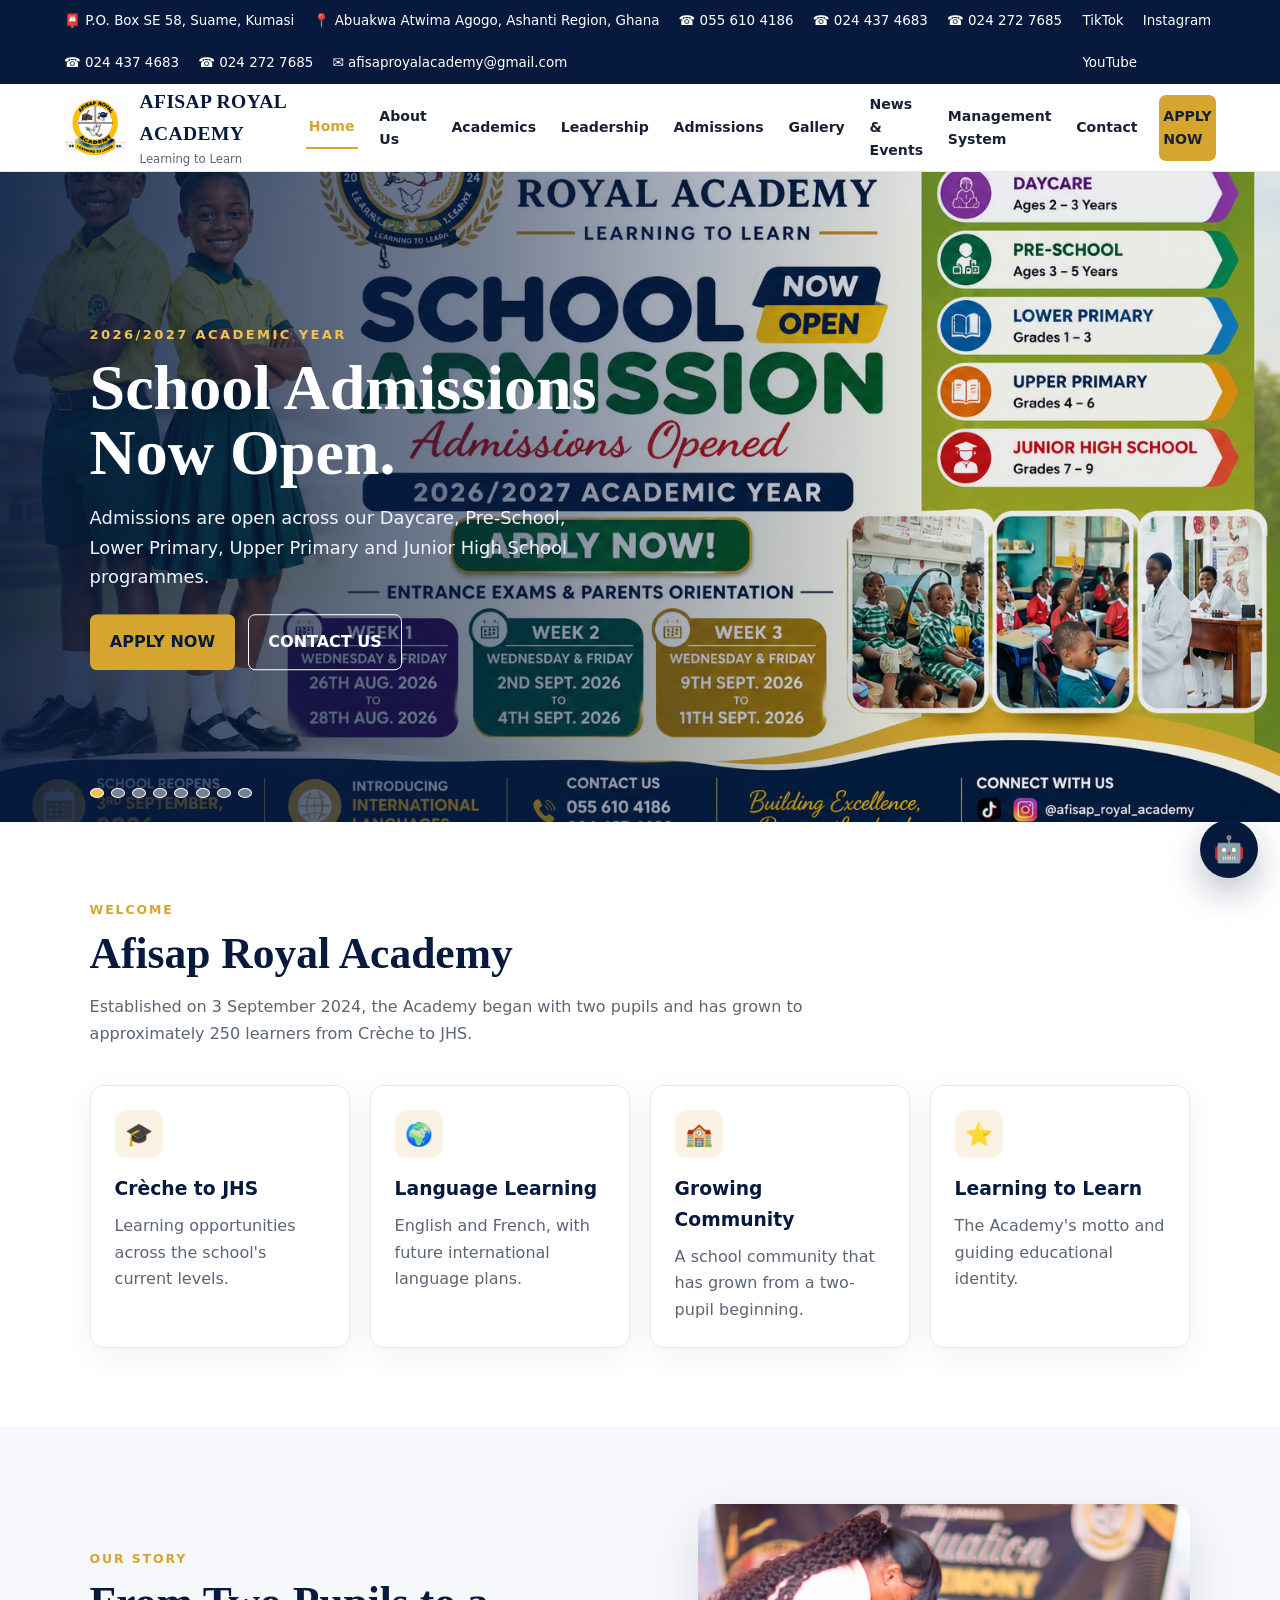
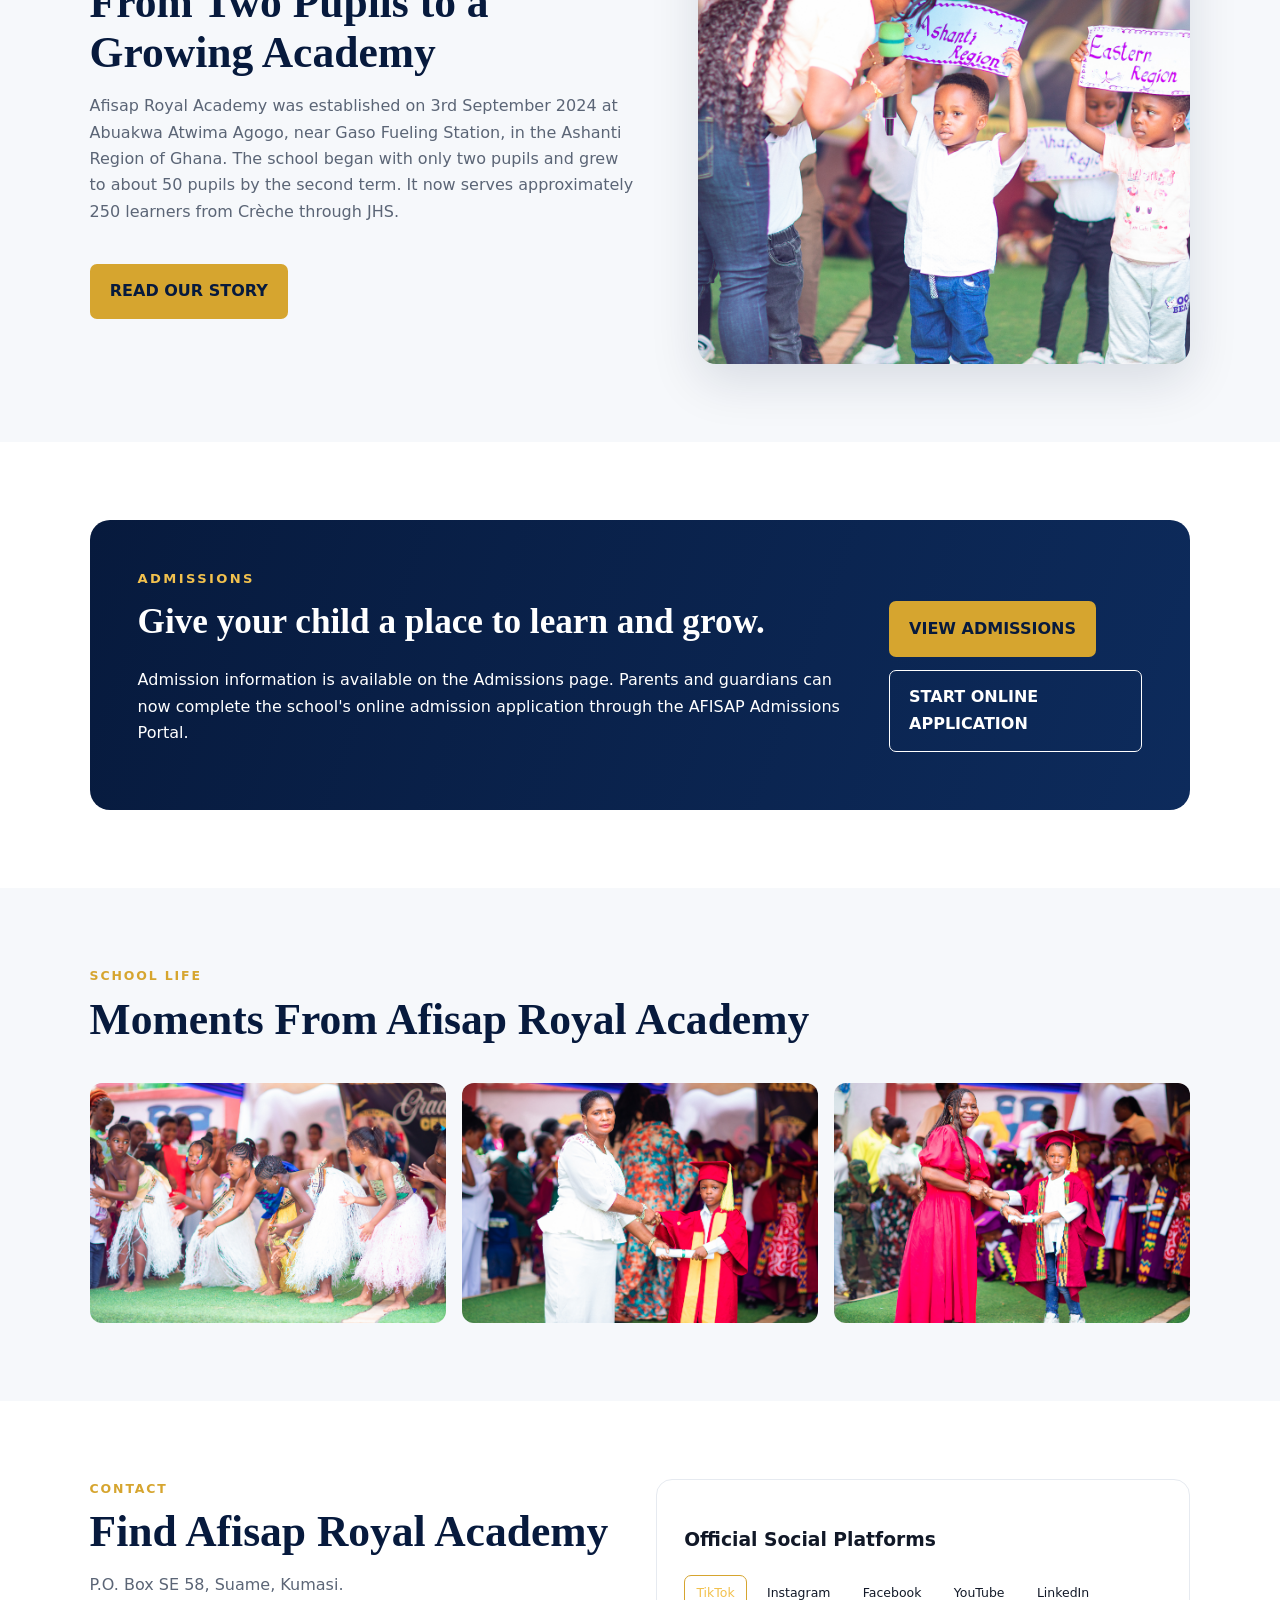
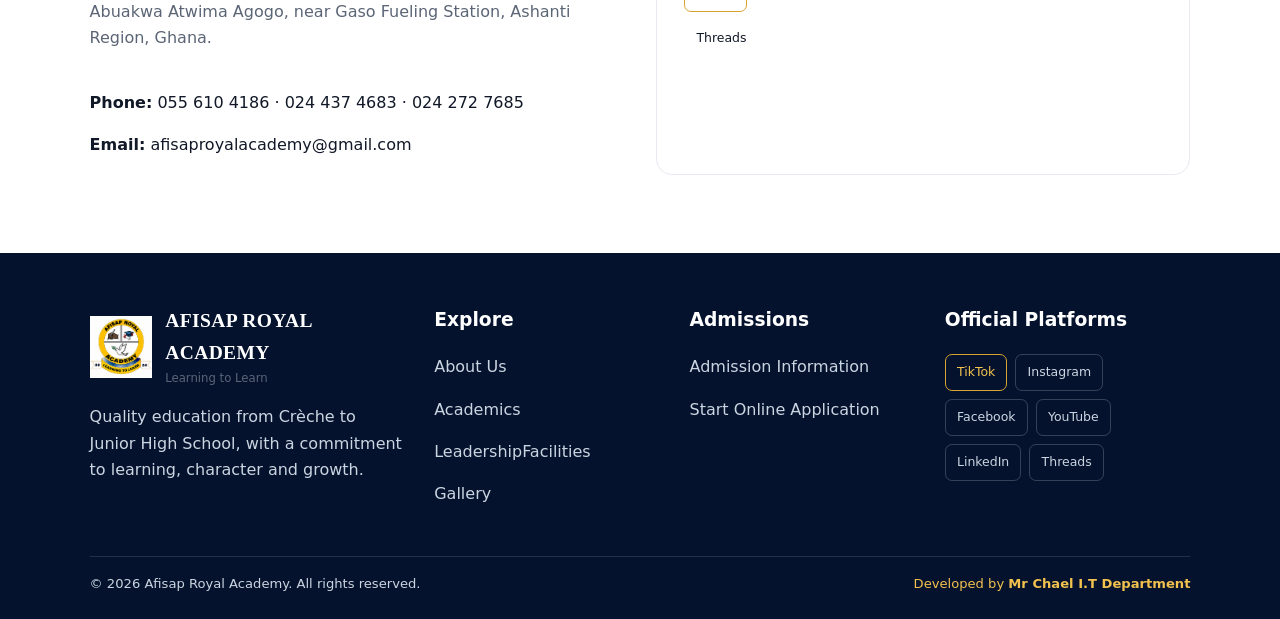
<file: index.html>
<!DOCTYPE html>
<html lang="en"><head><meta charset="utf-8"/><meta content="width=device-width,initial-scale=1" name="viewport"/>
<title>AFISAP Royal Academy | Learning to Learn</title><meta content="Official website of AFISAP Royal Academy in Ashanti Region, Ghana. Explore academics, admissions, facilities, school news and contact information." name="description"/>
<link href="styles.css" rel="stylesheet"/><meta content="index, follow" name="robots"/><link href="https://www.afisaproyalacademy.com/" rel="canonical"/><meta content="AFISAP Royal Academy | Learning to Learn" property="og:title"/><meta content="Official website of AFISAP Royal Academy in Ashanti Region, Ghana. Explore academics, admissions, facilities, school news and contact information." property="og:description"/><meta content="website" property="og:type"/><meta content="https://www.afisaproyalacademy.com/" property="og:url"/></head><body>
<div class="topbar"><div class="left"><span>📮 P.O. Box SE 58, Suame, Kumasi</span><span>📍 Abuakwa Atwima Agogo, Ashanti Region, Ghana</span><span>☎ 055 610 4186</span><span>☎ 024 437 4683</span><span>☎ 024 272 7685</span><span>☎ 024 437 4683</span><span>☎ 024 272 7685</span><span>✉ afisaproyalacademy@gmail.com</span></div><div class="right"><a href="https://www.tiktok.com/@afisaproyalacademy">TikTok</a><a href="https://www.instagram.com/afisaproyalacademy/">Instagram</a><a href="https://www.youtube.com/@afisaproyalacademy">YouTube</a></div></div>
<nav class="nav"><a class="brand" href="index.html"><img alt="Afisap Royal Academy logo" src="assets/logo.png"/><span><strong>AFISAP ROYAL ACADEMY</strong><span>Learning to Learn</span></span></a><button class="menu">☰</button><div class="navlinks"><a class="active" href="index.html">Home</a><a class="" href="pages/about.html">About Us</a><a class="" href="pages/academics.html">Academics</a><a class="" href="pages/leadership.html">Leadership</a><a class="" href="pages/admissions.html">Admissions</a><a class="" href="pages/gallery.html">Gallery</a><a class="" href="pages/news.html">News &amp; Events</a><a class="" href="portal/">Management System</a><a class="" href="pages/contact.html">Contact</a><a class="btn btn-gold" href="apply/">APPLY NOW</a></div></nav>
<main>
<section class="hero">
<div class="slide active"><img alt="Afisap Royal Academy 2026/2027 school admissions poster" src="assets/admissions-poster.png"/><div class="hero-copy"><div class="kicker">2026/2027 Academic Year</div><h1>School Admissions Now Open.</h1><p>Admissions are open across our Daycare, Pre-School, Lower Primary, Upper Primary and Junior High School programmes.</p><div class="hero-actions"><a class="btn btn-gold" href="apply/">APPLY NOW</a><a class="btn btn-outline" href="pages/contact.html">CONTACT US</a></div></div></div>
<div class="slide"><img alt="Afisap Royal Academy learners performing cultural dance" src="assets/hero-1.png"/><div class="hero-copy"><div class="kicker">School Life</div><h1>Culture. Confidence. Growth.</h1><p>Celebrating the creativity, confidence and cultural expression of our learners.</p></div></div>
<div class="slide"><img alt="Afisap Royal Academy learners performing cultural dance" src="assets/hero-2.png"/><div class="hero-copy"><div class="kicker">Learning Beyond the Classroom</div><h1>Learning Through Experience.</h1><p>Memorable experiences that help our learners grow with confidence.</p></div></div>
<div class="slide"><img alt="Afisap Royal Academy graduation presentation" src="assets/hero-3.png"/><div class="hero-copy"><div class="kicker">Celebrating Achievement</div><h1>Every Milestone Matters.</h1><p>Honouring the effort and progress of our learners.</p></div></div>
<div class="slide"><img alt="Afisap Royal Academy learners holding regional signs" src="assets/hero-4.png"/><div class="hero-copy"><div class="kicker">Learning Together</div><h1>Curious. Confident. Connected.</h1><p>Creating opportunities for learners to participate, discover and grow.</p></div></div>
<div class="slide"><img alt="Afisap Royal Academy graduation cultural performance" src="assets/hero-5.png"/><div class="hero-copy"><div class="kicker">Graduation &amp; Achievement</div><h1>Celebrating Our Learners.</h1><p>Moments of pride shared by learners, families and the Academy.</p></div></div>
<div class="slide"><img alt="Afisap Royal Academy graduation presentation" src="assets/hero-6.png"/><div class="hero-copy"><div class="kicker">A Journey of Learning</div><h1>Growing With Purpose.</h1><p>Celebrating the people and moments that shape our school community.</p></div></div>
<div class="slide"><img alt="Afisap Royal Academy graduation presentation" src="assets/hero-7.png"/><div class="hero-copy"><div class="kicker">Afisap Royal Academy</div><h1>Learning to Learn.</h1><p>Building memories and celebrating every stage of the learning journey.</p></div></div>
<div class="dots"><button aria-label="Go to slide 1" class="dot active"></button><button aria-label="Go to slide 2" class="dot"></button><button aria-label="Go to slide 3" class="dot"></button><button aria-label="Go to slide 4" class="dot"></button><button aria-label="Go to slide 5" class="dot"></button><button aria-label="Go to slide 6" class="dot"></button><button aria-label="Go to slide 7" class="dot"></button><button aria-label="Go to slide 8" class="dot"></button></div>
</section>
<section class="section"><div class="section-head"><div class="eyebrow">Welcome</div><h2>Afisap Royal Academy</h2><p>Established on 3 September 2024, the Academy began with two pupils and has grown to approximately 250 learners from Crèche to JHS.</p></div>
<div class="cards"><div class="card"><div class="icon">🎓</div><h3>Crèche to JHS</h3><p>Learning opportunities across the school's current levels.</p></div><div class="card"><div class="icon">🌍</div><h3>Language Learning</h3><p>English and French, with future international language plans.</p></div><div class="card"><div class="icon">🏫</div><h3>Growing Community</h3><p>A school community that has grown from a two-pupil beginning.</p></div><div class="card"><div class="icon">⭐</div><h3>Learning to Learn</h3><p>The Academy's motto and guiding educational identity.</p></div></div></section>
<section class="section alt"><div class="welcome"><div><div class="section-head"><div class="eyebrow">Our Story</div><h2>From Two Pupils to a Growing Academy</h2><p>Afisap Royal Academy was established on 3rd September 2024 at Abuakwa Atwima Agogo, near Gaso Fueling Station, in the Ashanti Region of Ghana. The school began with only two pupils and grew to about 50 pupils by the second term. It now serves approximately 250 learners from Crèche through JHS.</p></div><a class="btn btn-gold" href="pages/about.html">READ OUR STORY</a></div><div class="welcome-img"><img alt="Afisap Royal Academy pupils" src="assets/hero-4.png"/></div></div></section>
<section class="section"><div class="cta"><div><div class="kicker">Admissions</div><h2>Give your child a place to learn and grow.</h2><p>Admission information is available on the Admissions page. Parents and guardians can now complete the school's online admission application through the AFISAP Admissions Portal.</p></div><div class="hero-actions"><a class="btn btn-gold" href="pages/admissions.html">VIEW ADMISSIONS</a><a class="btn btn-outline" href="apply/">START ONLINE APPLICATION</a></div></div></section>
<section class="section alt"><div class="section-head"><div class="eyebrow">School Life</div><h2>Moments From Afisap Royal Academy</h2></div><div class="gallery"><img src="assets/hero-1.png"/><img src="assets/hero-3.png"/><img src="assets/hero-7.png"/></div></section>
<section class="section"><div class="contact-grid"><div><div class="section-head"><div class="eyebrow">Contact</div><h2>Find Afisap Royal Academy</h2><p>P.O. Box SE 58, Suame, Kumasi.<br/>Abuakwa Atwima Agogo, near Gaso Fueling Station, Ashanti Region, Ghana.</p></div><p><b>Phone:</b> 055 610 4186 · 024 437 4683 · 024 272 7685</p><p><b>Email:</b> <a href="mailto:afisaproyalacademy@gmail.com">afisaproyalacademy@gmail.com</a></p></div><div class="contact-box"><h3>Official Social Platforms</h3><div class="socials"><a href="https://www.tiktok.com/@afisaproyalacademy">TikTok</a><a href="https://www.instagram.com/afisaproyalacademy/">Instagram</a><a href="https://www.facebook.com/share/1DWaYiV4zG/?mibextid=wwXIfr">Facebook</a><a href="https://www.youtube.com/@afisaproyalacademy">YouTube</a><a href="https://www.linkedin.com/in/afisap-royal-academy-01090b42a/">LinkedIn</a><a href="https://www.threads.com/afisaproyalacademy">Threads</a></div></div></div></section>
</main><footer class="footer"><div class="footer-grid">
<div><div class="brand"><img alt="Afisap Royal Academy logo" src="assets/logo.png"/><span><strong>AFISAP ROYAL ACADEMY</strong><span>Learning to Learn</span></span></div><p>Quality education from Crèche to Junior High School, with a commitment to learning, character and growth.</p></div>
<div><h3>Explore</h3><p><a href="pages/about.html">About Us</a></p><p><a href="pages/academics.html">Academics</a></p><p><a href="pages/leadership.html">Leadership</a><a href="pages/facilities.html">Facilities</a></p><p><a href="pages/gallery.html">Gallery</a></p></div>
<div><h3>Admissions</h3><p><a href="pages/admissions.html">Admission Information</a></p><p><a href="apply/">Start Online Application</a></p></div>
<div><h3>Official Platforms</h3><div class="socials">
<a href="https://www.tiktok.com/@afisaproyalacademy">TikTok</a><a href="https://www.instagram.com/afisaproyalacademy/">Instagram</a><a href="https://www.facebook.com/share/1DWaYiV4zG/?mibextid=wwXIfr">Facebook</a><a href="https://www.youtube.com/@afisaproyalacademy">YouTube</a><a href="https://www.linkedin.com/in/afisap-royal-academy-01090b42a/">LinkedIn</a><a href="https://www.threads.com/afisaproyalacademy">Threads</a></div></div>
</div><div class="copyright"><span>© 2026 Afisap Royal Academy. All rights reserved.</span><span class="developer">Developed by <a href="https://mr-chael-it-department.appiatusr.chatgpt.site/" rel="noopener" target="_blank"><strong>Mr Chael I.T Department</strong></a></span></div></footer>
<script src="script.js"></script><div class="ai-school-widget" id="schoolAssistant"><button aria-label="Open Afisap School Assistant" class="ai-launcher" id="aiLauncher">🤖</button><div class="ai-panel" id="aiPanel"><div class="ai-head"><div><strong>Afisap Assistant</strong><small>School Information</small></div><button id="aiClose">×</button></div><div class="ai-messages" id="aiMessages"><div class="ai-msg bot">Hello! I’m the Afisap Royal Academy assistant. Ask me about programs, admissions, contact details, reopening, languages or the school location.</div></div><div class="ai-suggestions"><button data-q="What programs does Afisap offer?">Programs</button><button data-q="When does school reopen?">Reopening</button><button data-q="How can I contact the school?">Contact</button><button data-q="What languages are offered?">Languages</button></div><form id="aiForm"><input autocomplete="off" id="aiInput" placeholder="Ask about the school..."/><button>Send</button></form></div></div>
<script src="script.js"></script></body></html>
</file>
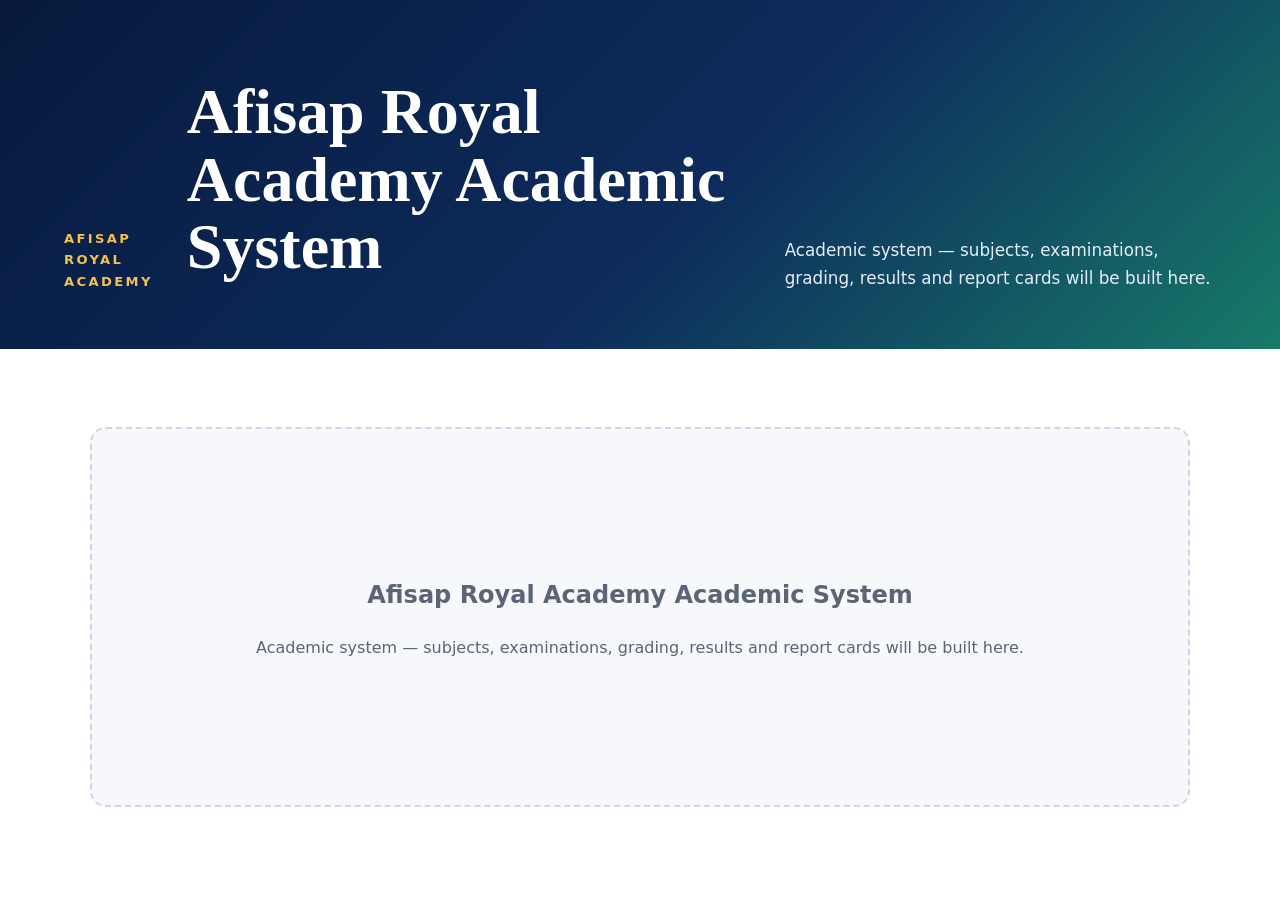
<file: academics/index.html>
<!DOCTYPE html>
<html lang="en"><head><meta charset="utf-8"/><meta content="width=device-width,initial-scale=1" name="viewport"/><title>Afisap Royal Academy Academic System</title><link href="../styles.css" rel="stylesheet"/><meta content="noindex, follow" name="robots"/></head><body><section class="page-hero"><div class="kicker">Afisap Royal Academy</div><h1>Afisap Royal Academy Academic System</h1><p>Academic system — subjects, examinations, grading, results and report cards will be built here.</p></section><section class="section"><div class="embed-placeholder"><div><h2>Afisap Royal Academy Academic System</h2><p>Academic system — subjects, examinations, grading, results and report cards will be built here.</p></div></div></section></body></html>
</file>
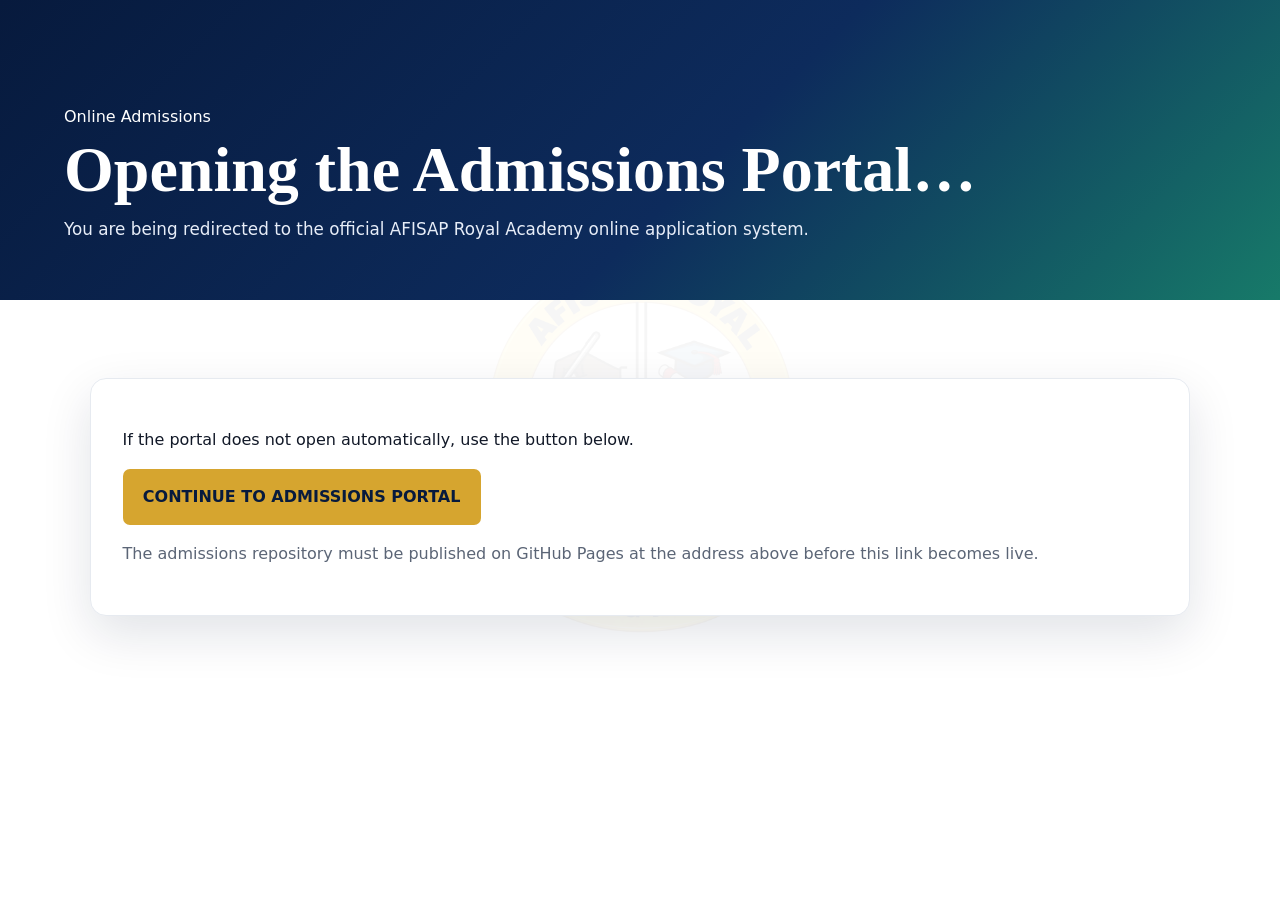
<file: apply/index.html>
<!DOCTYPE html>
<html lang="en"><head><meta charset="utf-8"/><meta content="width=device-width,initial-scale=1" name="viewport"/><title>Online Admissions | Afisap Royal Academy</title><meta content="1;url=https://admissions.afisaproyalacademy.com/" http-equiv="refresh"/><link href="../styles.css" rel="stylesheet"/><meta content="noindex, follow" name="robots"/></head><body class="page-watermark"><section class="page-hero"><div><div class="eyebrow">Online Admissions</div><h1>Opening the Admissions Portal…</h1><p>You are being redirected to the official AFISAP Royal Academy online application system.</p></div></section><section class="section"><div class="admission-panel"><p>If the portal does not open automatically, use the button below.</p><a class="btn btn-gold" href="https://admissions.afisaproyalacademy.com/">CONTINUE TO ADMISSIONS PORTAL</a><p class="muted">The admissions repository must be published on GitHub Pages at the address above before this link becomes live.</p></div></section></body></html>
</file>
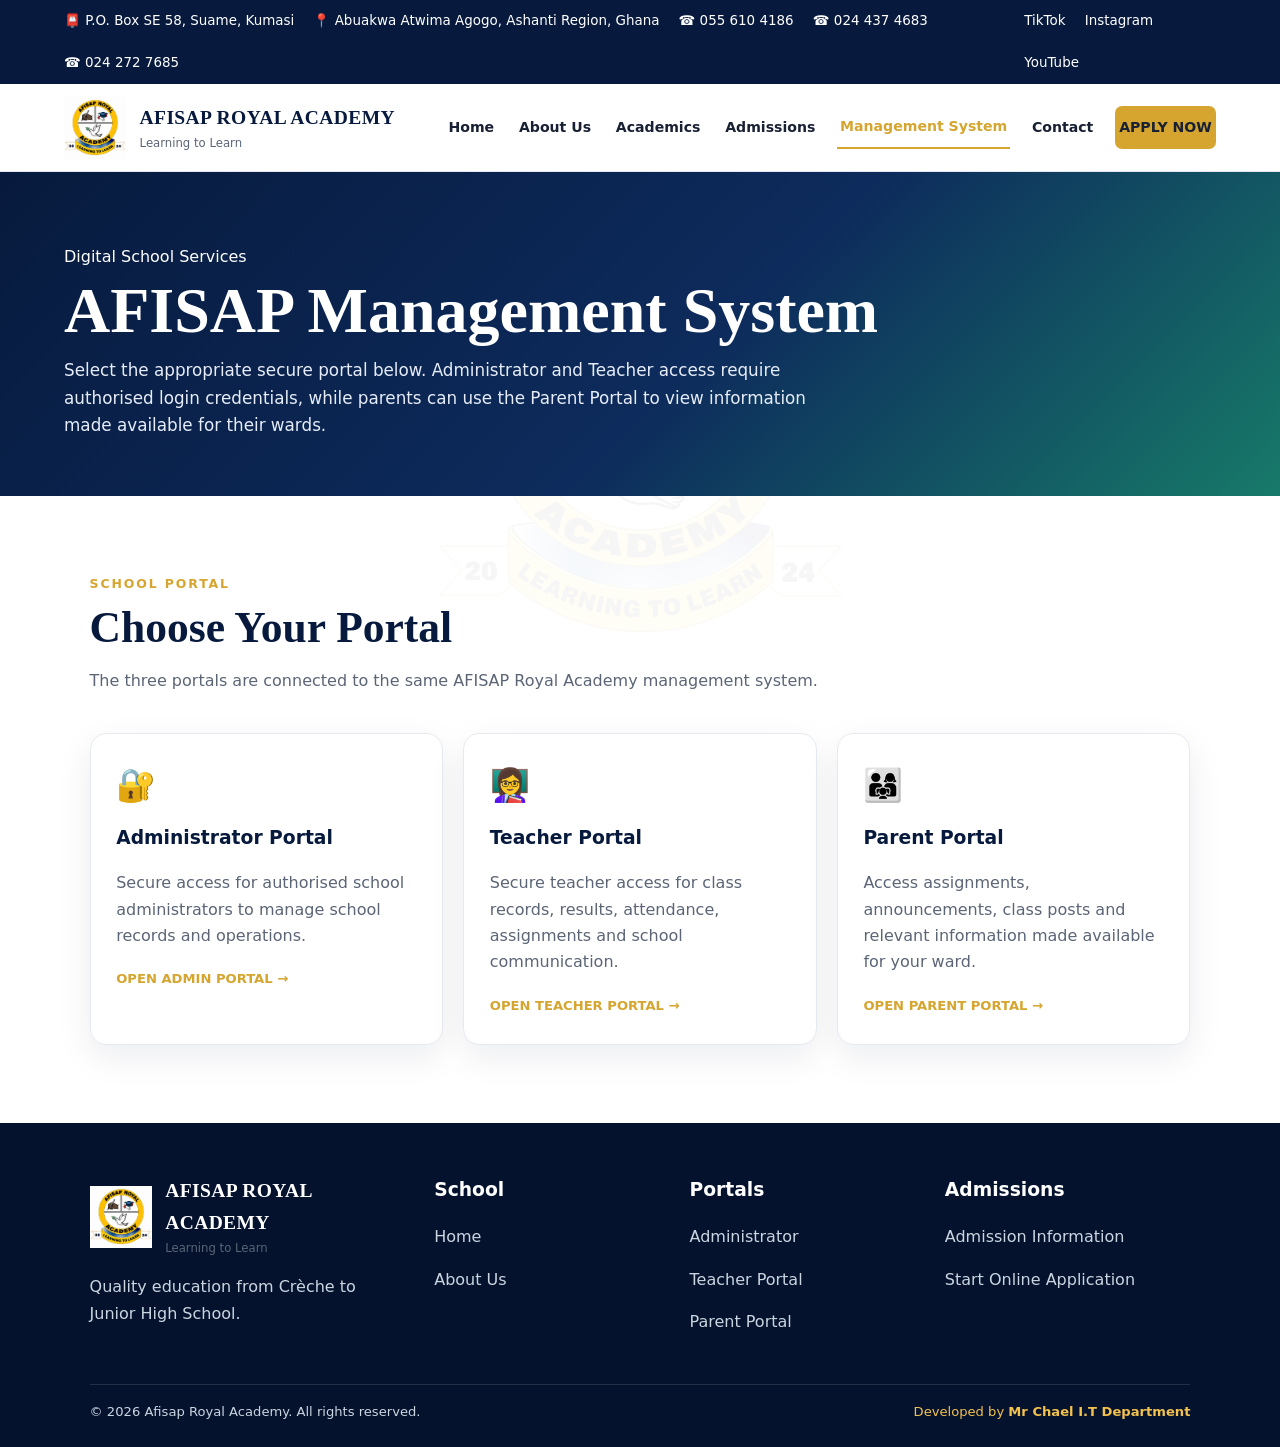
<file: portal/index.html>
<!DOCTYPE html>
<html lang="en"><head><meta charset="utf-8"/><meta content="width=device-width,initial-scale=1" name="viewport"/><title>Management System | Afisap Royal Academy</title><meta content="AFISAP Royal Academy Management System access for administrators, teachers and parents." name="description"/><link href="../styles.css" rel="stylesheet"/><meta content="noindex, follow" name="robots"/></head><body class="page-watermark">
<div class="topbar"><div class="left"><span>📮 P.O. Box SE 58, Suame, Kumasi</span><span>📍 Abuakwa Atwima Agogo, Ashanti Region, Ghana</span><span>☎ 055 610 4186</span><span>☎ 024 437 4683</span><span>☎ 024 272 7685</span></div><div class="right"><a href="https://www.tiktok.com/@afisaproyalacademy">TikTok</a><a href="https://www.instagram.com/afisaproyalacademy/">Instagram</a><a href="https://www.youtube.com/@afisaproyalacademy">YouTube</a></div></div>
<nav class="nav"><a class="brand" href="../index.html"><img alt="Afisap Royal Academy logo" src="../assets/logo.png"/><span><strong>AFISAP ROYAL ACADEMY</strong><span>Learning to Learn</span></span></a><button class="menu">☰</button><div class="navlinks"><a href="../index.html">Home</a><a href="../pages/about.html">About Us</a><a href="../pages/academics.html">Academics</a><a href="../pages/admissions.html">Admissions</a><a class="active" href="./">Management System</a><a href="../pages/contact.html">Contact</a><a class="btn btn-gold" href="../apply/">APPLY NOW</a></div></nav>
<main><section class="page-hero"><div><div class="eyebrow">Digital School Services</div><h1>AFISAP Management System</h1><p>Select the appropriate secure portal below. Administrator and Teacher access require authorised login credentials, while parents can use the Parent Portal to view information made available for their wards.</p></div></section>
<section class="section"><div class="section-head"><div class="eyebrow">School Portal</div><h2>Choose Your Portal</h2><p>The three portals are connected to the same AFISAP Royal Academy management system.</p></div><div class="portal-grid">
<a class="portal-card" href="https://portal.afisaproyalacademy.com/" rel="noopener" target="_blank"><div class="portal-icon">🔐</div><h3>Administrator Portal</h3><p>Secure access for authorised school administrators to manage school records and operations.</p><span>OPEN ADMIN PORTAL →</span></a>
<a class="portal-card" href="https://portal.afisaproyalacademy.com/teacher-portal/" rel="noopener" target="_blank"><div class="portal-icon">👩‍🏫</div><h3>Teacher Portal</h3><p>Secure teacher access for class records, results, attendance, assignments and school communication.</p><span>OPEN TEACHER PORTAL →</span></a>
<a class="portal-card" href="../parents/portal/"><div class="portal-icon">👨‍👩‍👧</div><h3>Parent Portal</h3><p>Access assignments, announcements, class posts and relevant information made available for your ward.</p><span>OPEN PARENT PORTAL →</span></a>
</div></section></main>
<footer class="footer"><div class="footer-grid"><div><div class="brand"><img alt="Afisap Royal Academy logo" src="../assets/logo.png"/><span><strong>AFISAP ROYAL ACADEMY</strong><span>Learning to Learn</span></span></div><p>Quality education from Crèche to Junior High School.</p></div><div><h3>School</h3><p><a href="../index.html">Home</a></p><p><a href="../pages/about.html">About Us</a></p></div><div><h3>Portals</h3><p><a href="https://portal.afisaproyalacademy.com/">Administrator</a></p><p><a href="https://portal.afisaproyalacademy.com/teacher-portal/">Teacher Portal</a></p><p><a href="../parents/portal/">Parent Portal</a></p></div><div><h3>Admissions</h3><p><a href="../pages/admissions.html">Admission Information</a></p><p><a href="../apply/">Start Online Application</a></p></div></div><div class="copyright"><span>© 2026 Afisap Royal Academy. All rights reserved.</span><span class="developer">Developed by <a href="https://mr-chael-it-department.appiatusr.chatgpt.site/" rel="noopener" target="_blank"><strong>Mr Chael I.T Department</strong></a></span></div></footer><script src="../script.js"></script></body></html>
</file>
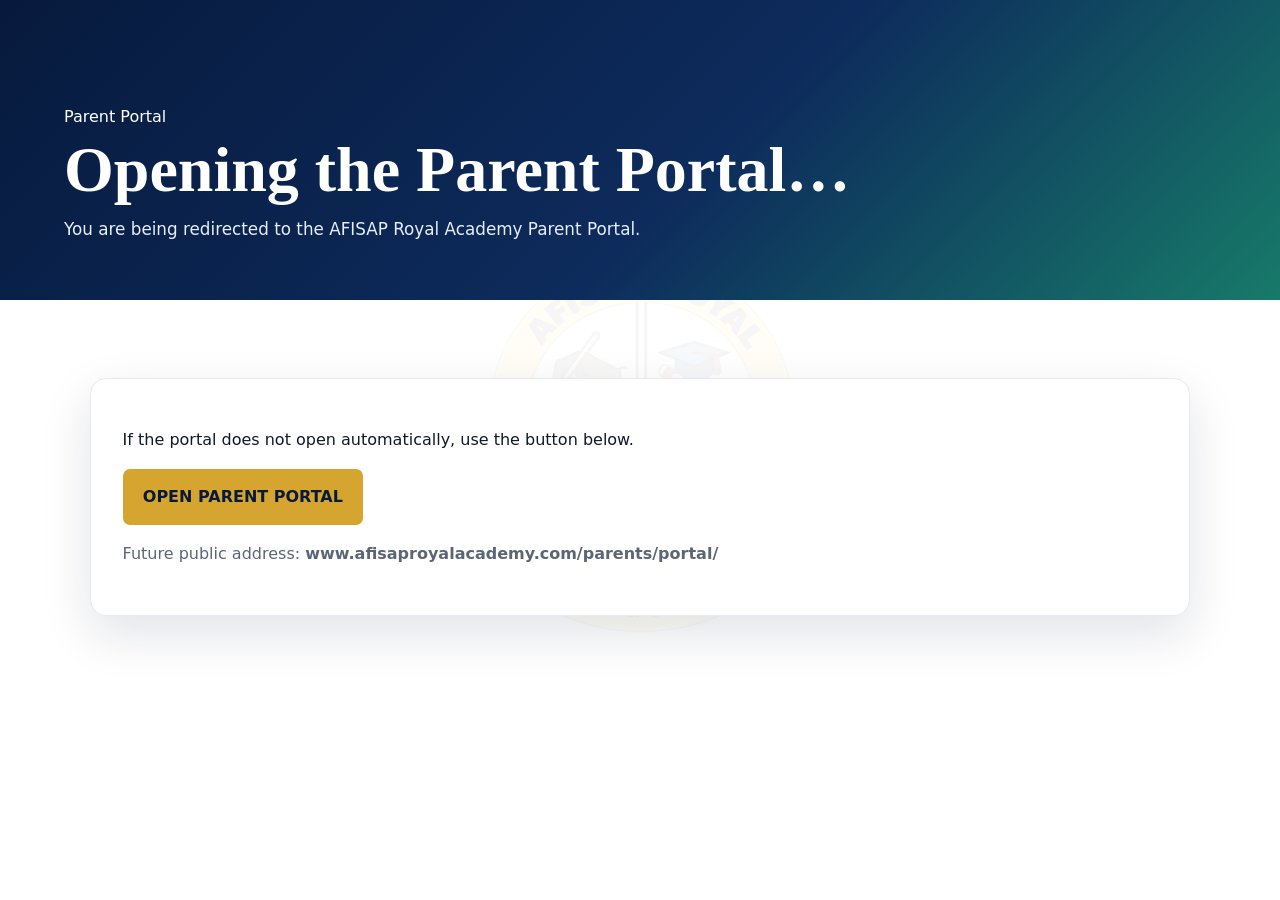
<file: parents/portal/index.html>
<!DOCTYPE html>
<html lang="en"><head><meta charset="utf-8"/><meta content="width=device-width,initial-scale=1" name="viewport"/><title>Parent Portal | Afisap Royal Academy</title><meta content="1;url=https://portal.afisaproyalacademy.com/parent-portal/" http-equiv="refresh"/><link href="../../styles.css" rel="stylesheet"/><meta content="noindex, follow" name="robots"/></head><body class="page-watermark"><section class="page-hero"><div><div class="eyebrow">Parent Portal</div><h1>Opening the Parent Portal…</h1><p>You are being redirected to the AFISAP Royal Academy Parent Portal.</p></div></section><section class="section"><div class="admission-panel"><p>If the portal does not open automatically, use the button below.</p><a class="btn btn-gold" href="https://portal.afisaproyalacademy.com/parent-portal/">OPEN PARENT PORTAL</a><p class="muted">Future public address: <strong>www.afisaproyalacademy.com/parents/portal/</strong></p></div></section></body></html>
</file>
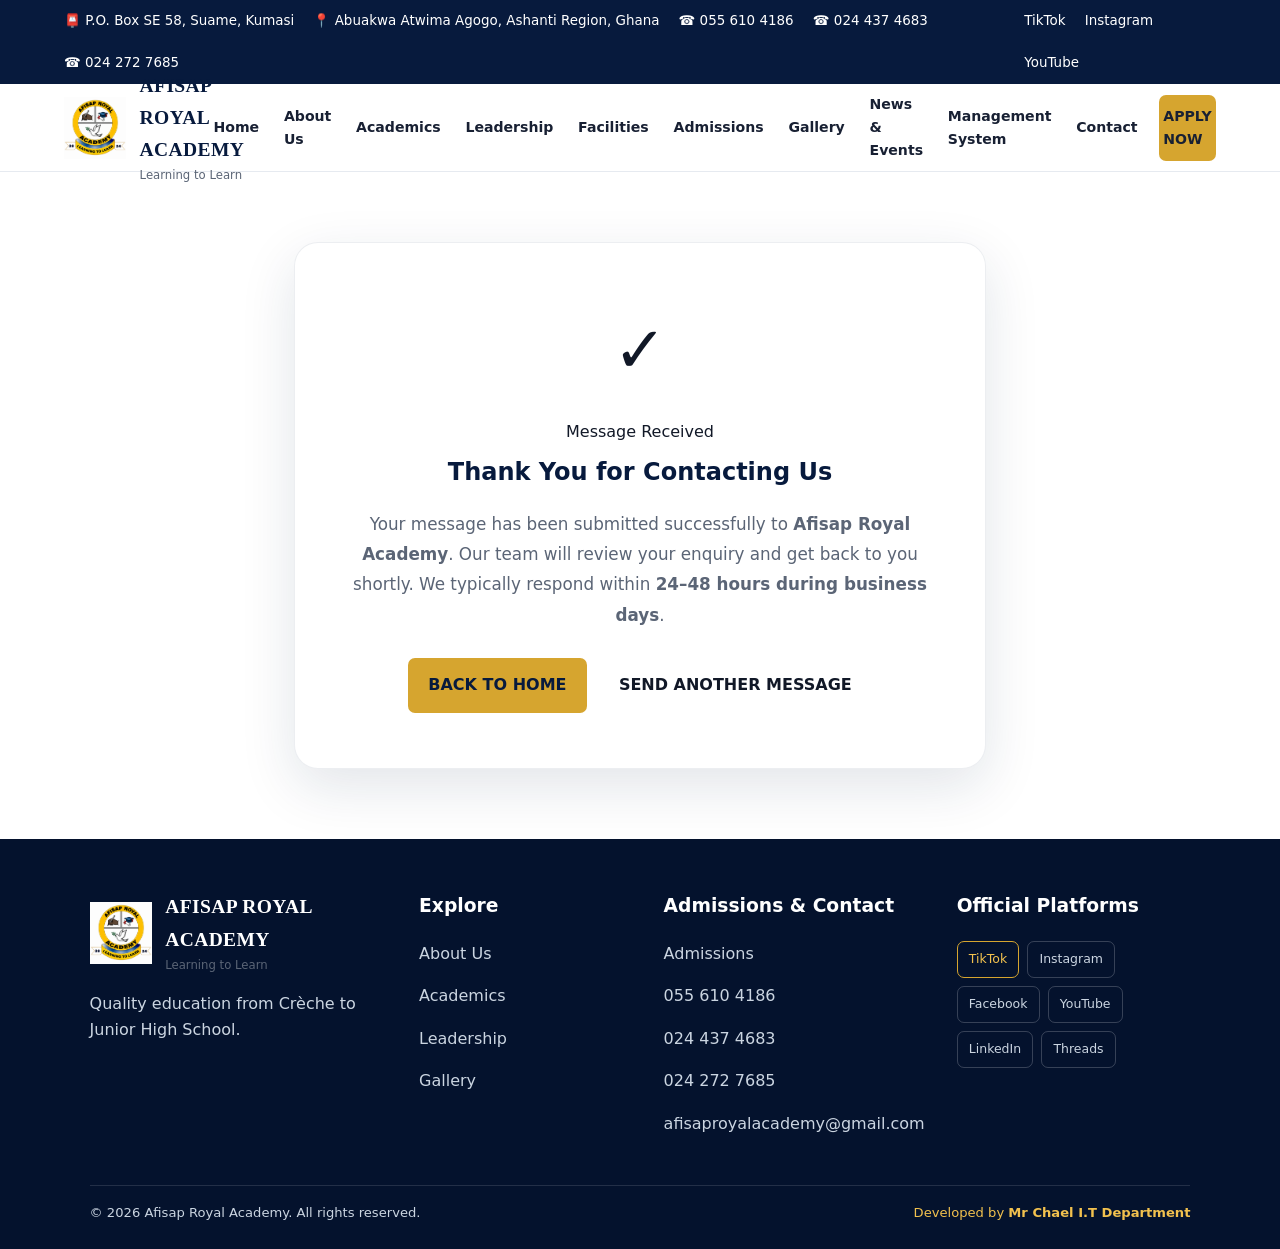
<file: thank-you.html>
<!DOCTYPE html>
<html lang="en"><head><meta charset="utf-8"/><meta content="width=device-width,initial-scale=1" name="viewport"/><title>Thank You | Afisap Royal Academy</title><meta content="Thank you for contacting Afisap Royal Academy." name="description"/><link href="styles.css" rel="stylesheet"/><style>
.thank-wrap{min-height:62vh;display:flex;align-items:center;justify-content:center;padding:70px 20px}.thank-card{max-width:760px;text-align:center;padding:55px 35px;border-radius:24px;background:var(--white,#fff);box-shadow:0 18px 55px rgba(18,43,78,.12);border:1px solid rgba(18,43,78,.08)}.thank-icon{font-size:4rem;margin-bottom:15px}.thank-card h1{margin:8px 0 16px;color:var(--navy,#122b4e)}.thank-card p{font-size:1.05rem;line-height:1.8;color:var(--slate,#526273);margin:0 auto 28px;max-width:620px}.thank-actions{display:flex;gap:12px;justify-content:center;flex-wrap:wrap}
</style><meta content="noindex, follow" name="robots"/></head><body class="page-watermark"><div class="topbar"><div class="left"><span>📮 P.O. Box SE 58, Suame, Kumasi</span><span>📍 Abuakwa Atwima Agogo, Ashanti Region, Ghana</span><span>☎ 055 610 4186</span><span>☎ 024 437 4683</span><span>☎ 024 272 7685</span></div><div class="right"><a href="https://www.tiktok.com/@afisaproyalacademy">TikTok</a><a href="https://www.instagram.com/afisaproyalacademy/">Instagram</a><a href="https://www.youtube.com/@afisaproyalacademy">YouTube</a></div></div>
<nav class="nav"><a class="brand" href="index.html"><img alt="Afisap Royal Academy logo" src="assets/logo.png"/><span><strong>AFISAP ROYAL ACADEMY</strong><span>Learning to Learn</span></span></a><button class="menu">☰</button><div class="navlinks"><a href="index.html">Home</a><a href="pages/about.html">About Us</a><a href="pages/academics.html">Academics</a><a href="pages/leadership.html">Leadership</a><a href="pages/facilities.html">Facilities</a><a href="pages/admissions.html">Admissions</a><a href="pages/gallery.html">Gallery</a><a href="pages/news.html">News &amp; Events</a><a href="portal/">Management System</a><a href="pages/contact.html">Contact</a><a class="btn btn-gold" href="apply/">APPLY NOW</a></div></nav>
<main><section class="thank-wrap"><div class="thank-card"><div class="thank-icon">✓</div><div class="eyebrow">Message Received</div><h1>Thank You for Contacting Us</h1><p>Your message has been submitted successfully to <strong>Afisap Royal Academy</strong>. Our team will review your enquiry and get back to you shortly. We typically respond within <strong>24–48 hours during business days</strong>.</p><div class="thank-actions"><a class="btn btn-gold" href="index.html">BACK TO HOME</a><a class="btn" href="pages/contact.html">SEND ANOTHER MESSAGE</a></div></div></section></main>
<footer class="footer"><div class="footer-grid"><div><div class="brand"><img alt="Afisap Royal Academy logo" src="assets/logo.png"/><span><strong>AFISAP ROYAL ACADEMY</strong><span>Learning to Learn</span></span></div><p>Quality education from Crèche to Junior High School.</p></div><div><h3>Explore</h3><p><a href="pages/about.html">About Us</a></p><p><a href="pages/academics.html">Academics</a></p><p><a href="pages/leadership.html">Leadership</a></p><p><a href="pages/gallery.html">Gallery</a></p></div><div><h3>Admissions &amp; Contact</h3><p><a href="pages/admissions.html">Admissions</a></p><p>055 610 4186</p><p>024 437 4683</p><p>024 272 7685</p><p><a href="mailto:afisaproyalacademy@gmail.com">afisaproyalacademy@gmail.com</a></p></div><div><h3>Official Platforms</h3><div class="socials"><a href="https://www.tiktok.com/@afisaproyalacademy">TikTok</a><a href="https://www.instagram.com/afisaproyalacademy/">Instagram</a><a href="https://www.facebook.com/share/1DWaYiV4zG/?mibextid=wwXIfr">Facebook</a><a href="https://www.youtube.com/@afisaproyalacademy">YouTube</a><a href="https://www.linkedin.com/in/afisap-royal-academy-01090b42a/">LinkedIn</a><a href="https://www.threads.com/afisaproyalacademy">Threads</a></div></div></div><div class="copyright"><span>© 2026 Afisap Royal Academy. All rights reserved.</span><span class="developer">Developed by <a href="https://mr-chael-it-department.appiatusr.chatgpt.site/" rel="noopener" target="_blank"><strong>Mr Chael I.T Department</strong></a></span></div></footer><script src="script.js"></script></body></html>
</file>
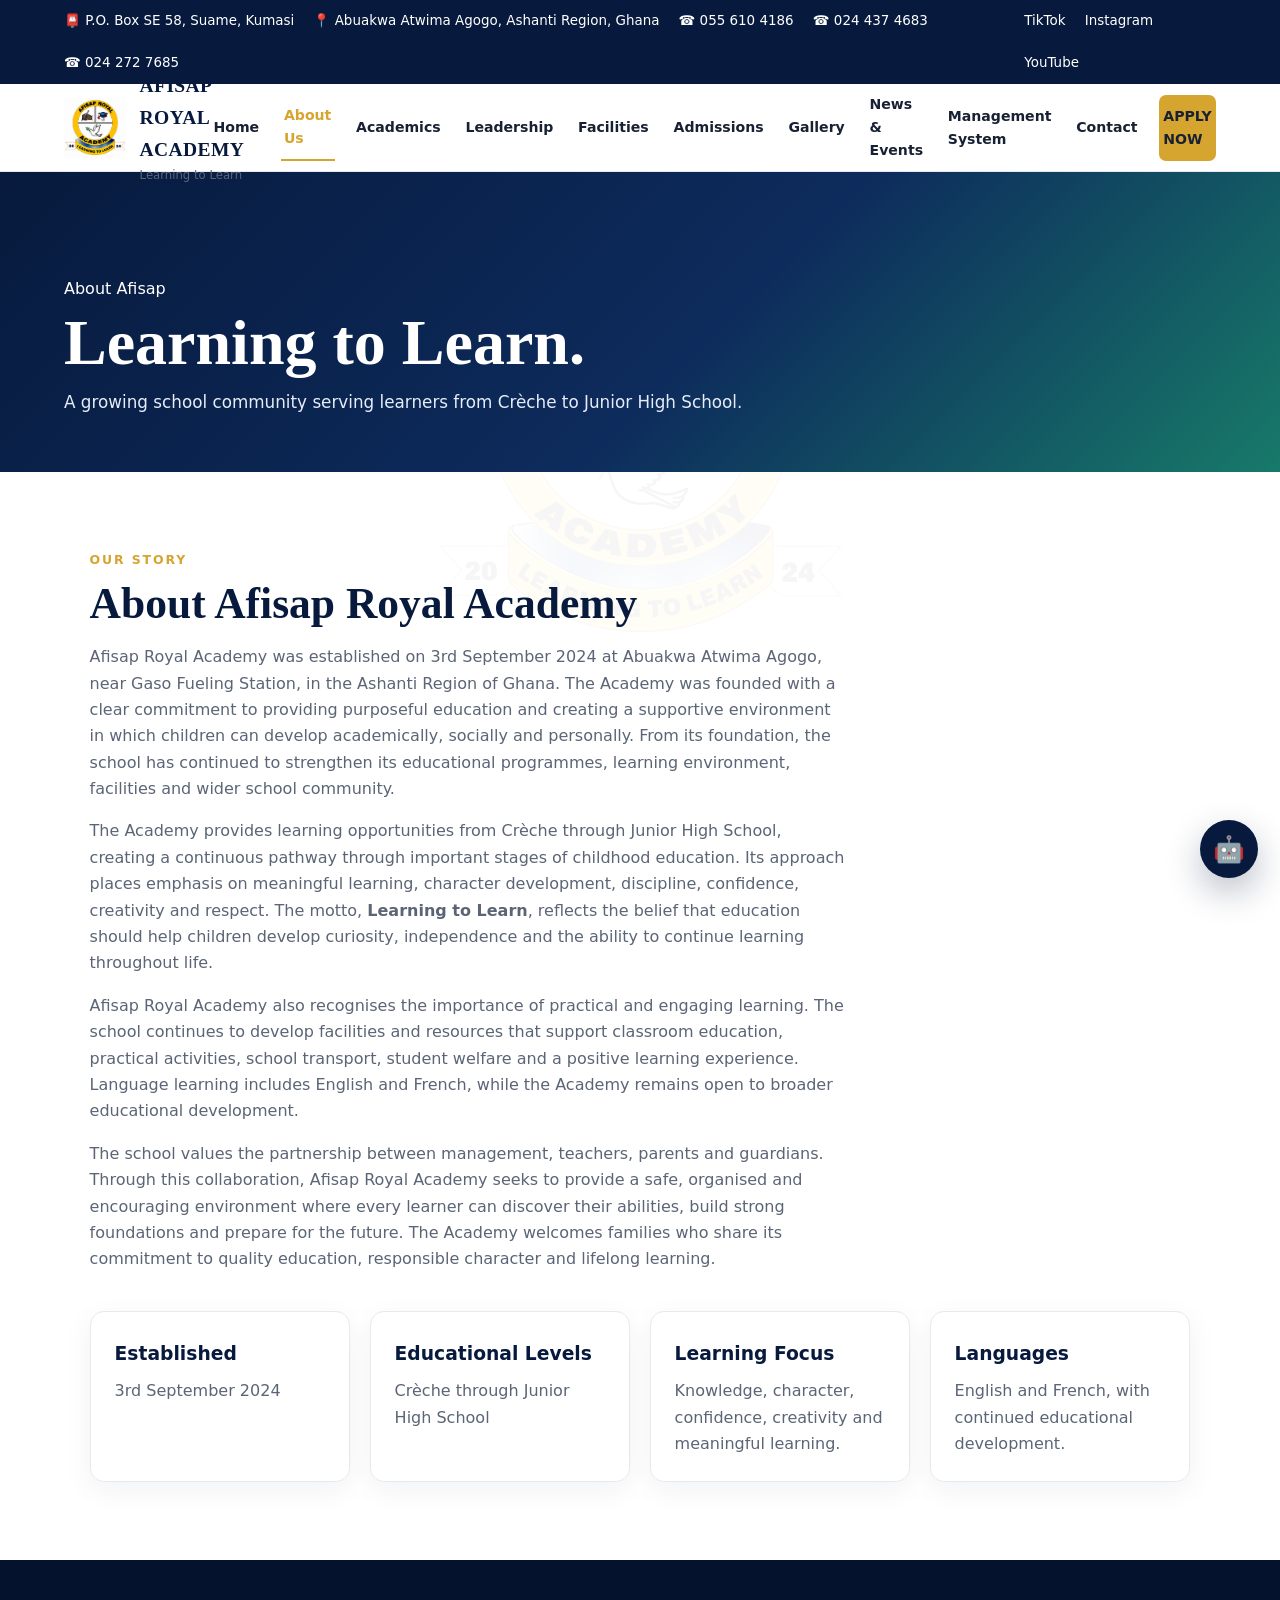
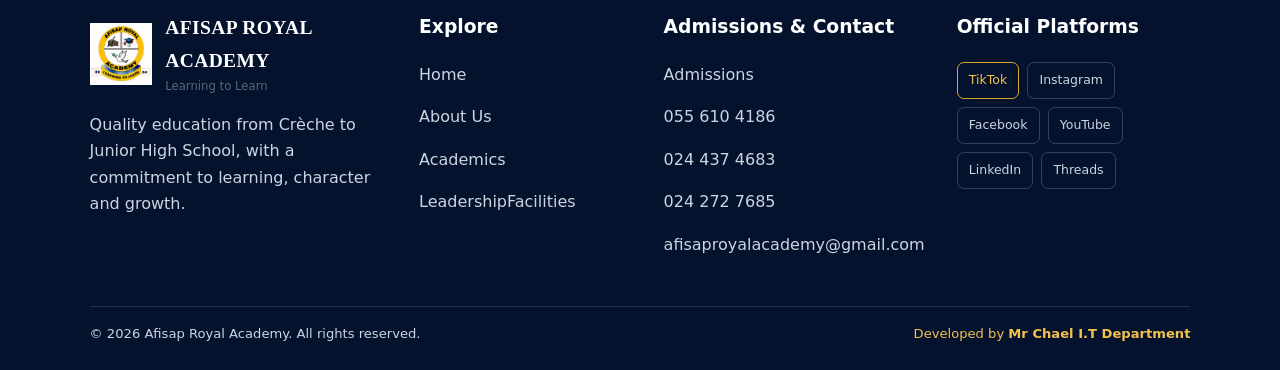
<file: pages/about.html>
<!DOCTYPE html>
<html lang="en"><head><meta charset="utf-8"/><meta content="width=device-width,initial-scale=1" name="viewport"/>
<title>About AFISAP Royal Academy | Ashanti Region, Ghana</title>
<meta content="Learn about AFISAP Royal Academy, its educational mission, values and commitment to quality education from Crèche to Junior High School." name="description"/>
<link href="../styles.css" rel="stylesheet"/><meta content="index, follow" name="robots"/><link href="https://www.afisaproyalacademy.com/pages/about.html" rel="canonical"/><meta content="About AFISAP Royal Academy | Ashanti Region, Ghana" property="og:title"/><meta content="Learn about AFISAP Royal Academy, its educational mission, values and commitment to quality education from Crèche to Junior High School." property="og:description"/><meta content="website" property="og:type"/><meta content="https://www.afisaproyalacademy.com/pages/about.html" property="og:url"/></head><body class="page-watermark">
<div class="topbar"><div class="left"><span>📮 P.O. Box SE 58, Suame, Kumasi</span><span>📍 Abuakwa Atwima Agogo, Ashanti Region, Ghana</span><span>☎ 055 610 4186</span><span>☎ 024 437 4683</span><span>☎ 024 272 7685</span></div>
<div class="right"><a href="https://www.tiktok.com/@afisaproyalacademy">TikTok</a><a href="https://www.instagram.com/afisaproyalacademy/">Instagram</a><a href="https://www.youtube.com/@afisaproyalacademy">YouTube</a></div></div>
<nav class="nav"><a class="brand" href="../index.html"><img alt="Afisap Royal Academy logo" src="../assets/logo.png"/><span><strong>AFISAP ROYAL ACADEMY</strong><span>Learning to Learn</span></span></a>
<button class="menu">☰</button><div class="navlinks"><a href="../index.html">Home</a>
<a class="active" href="about.html">About Us</a>
<a href="academics.html">Academics</a>
<a href="leadership.html">Leadership</a><a href="facilities.html">Facilities</a>
<a href="admissions.html">Admissions</a>
<a href="gallery.html">Gallery</a>
<a href="news.html">News &amp; Events</a>
<a href="../portal/">Management System</a><a href="contact.html">Contact</a><a class="btn btn-gold" href="../apply/">APPLY NOW</a></div></nav>
<main>
<section class="page-hero"><div><div class="eyebrow">About Afisap</div><h1>Learning to Learn.</h1><p>A growing school community serving learners from Crèche to Junior High School.</p></div></section>
<section class="section">
<div class="section-head"><div class="eyebrow">Our Story</div><h2>About Afisap Royal Academy</h2>
<p>Afisap Royal Academy was established on 3rd September 2024 at Abuakwa Atwima Agogo, near Gaso Fueling Station, in the Ashanti Region of Ghana. The Academy was founded with a clear commitment to providing purposeful education and creating a supportive environment in which children can develop academically, socially and personally. From its foundation, the school has continued to strengthen its educational programmes, learning environment, facilities and wider school community.</p>
<p>The Academy provides learning opportunities from Crèche through Junior High School, creating a continuous pathway through important stages of childhood education. Its approach places emphasis on meaningful learning, character development, discipline, confidence, creativity and respect. The motto, <strong>Learning to Learn</strong>, reflects the belief that education should help children develop curiosity, independence and the ability to continue learning throughout life.</p>
<p>Afisap Royal Academy also recognises the importance of practical and engaging learning. The school continues to develop facilities and resources that support classroom education, practical activities, school transport, student welfare and a positive learning experience. Language learning includes English and French, while the Academy remains open to broader educational development.</p>
<p>The school values the partnership between management, teachers, parents and guardians. Through this collaboration, Afisap Royal Academy seeks to provide a safe, organised and encouraging environment where every learner can discover their abilities, build strong foundations and prepare for the future. The Academy welcomes families who share its commitment to quality education, responsible character and lifelong learning.</p></div>
<div class="cards">
<div class="card"><h3>Established</h3><p>3rd September 2024</p></div>
<div class="card"><h3>Educational Levels</h3><p>Crèche through Junior High School</p></div>
<div class="card"><h3>Learning Focus</h3><p>Knowledge, character, confidence, creativity and meaningful learning.</p></div>
<div class="card"><h3>Languages</h3><p>English and French, with continued educational development.</p></div>
</div>
</section>
</main>
<footer class="footer">
<div class="footer-grid">
<div>
<div class="brand">
<img alt="Afisap Royal Academy logo" src="../assets/logo.png"/>
<span><strong>AFISAP ROYAL ACADEMY</strong><span>Learning to Learn</span></span>
</div>
<p>Quality education from Crèche to Junior High School, with a commitment to learning, character and growth.</p>
</div>
<div>
<h3>Explore</h3>
<p><a href="../index.html">Home</a></p>
<p><a href="about.html">About Us</a></p>
<p><a href="academics.html">Academics</a></p>
<p><a href="leadership.html">Leadership</a><a href="facilities.html">Facilities</a></p>
</div>
<div>
<h3>Admissions &amp; Contact</h3>
<p><a href="admissions.html">Admissions</a></p>
<p>055 610 4186</p>
<p>024 437 4683</p>
<p>024 272 7685</p>
<p><a href="mailto:afisaproyalacademy@gmail.com">afisaproyalacademy@gmail.com</a></p>
</div>
<div>
<h3>Official Platforms</h3>
<div class="socials">
<a href="https://www.tiktok.com/@afisaproyalacademy">TikTok</a>
<a href="https://www.instagram.com/afisaproyalacademy/">Instagram</a>
<a href="https://www.facebook.com/share/1DWaYiV4zG/?mibextid=wwXIfr">Facebook</a>
<a href="https://www.youtube.com/@afisaproyalacademy">YouTube</a>
<a href="https://www.linkedin.com/in/afisap-royal-academy-01090b42a/">LinkedIn</a>
<a href="https://www.threads.com/afisaproyalacademy">Threads</a>
</div>
</div>
</div>
<div class="copyright">
<span>© 2026 Afisap Royal Academy. All rights reserved.</span>
<span class="developer">Developed by <a href="https://mr-chael-it-department.appiatusr.chatgpt.site/" rel="noopener" target="_blank"><strong>Mr Chael I.T Department</strong></a></span>
</div>
</footer>
<script src="../script.js"></script><div class="ai-school-widget" id="schoolAssistant"><button aria-label="Open Afisap School Assistant" class="ai-launcher" id="aiLauncher">🤖</button><div class="ai-panel" id="aiPanel"><div class="ai-head"><div><strong>Afisap Assistant</strong><small>School Information</small></div><button id="aiClose">×</button></div><div class="ai-messages" id="aiMessages"><div class="ai-msg bot">Hello! I’m the Afisap Royal Academy assistant. Ask me about programs, admissions, contact details, reopening, languages or the school location.</div></div><div class="ai-suggestions"><button data-q="What programs does Afisap offer?">Programs</button><button data-q="When does school reopen?">Reopening</button><button data-q="How can I contact the school?">Contact</button><button data-q="What languages are offered?">Languages</button></div><form id="aiForm"><input autocomplete="off" id="aiInput" placeholder="Ask about the school..."/><button>Send</button></form></div></div>
<script src="../script.js"></script></body></html>
</file>
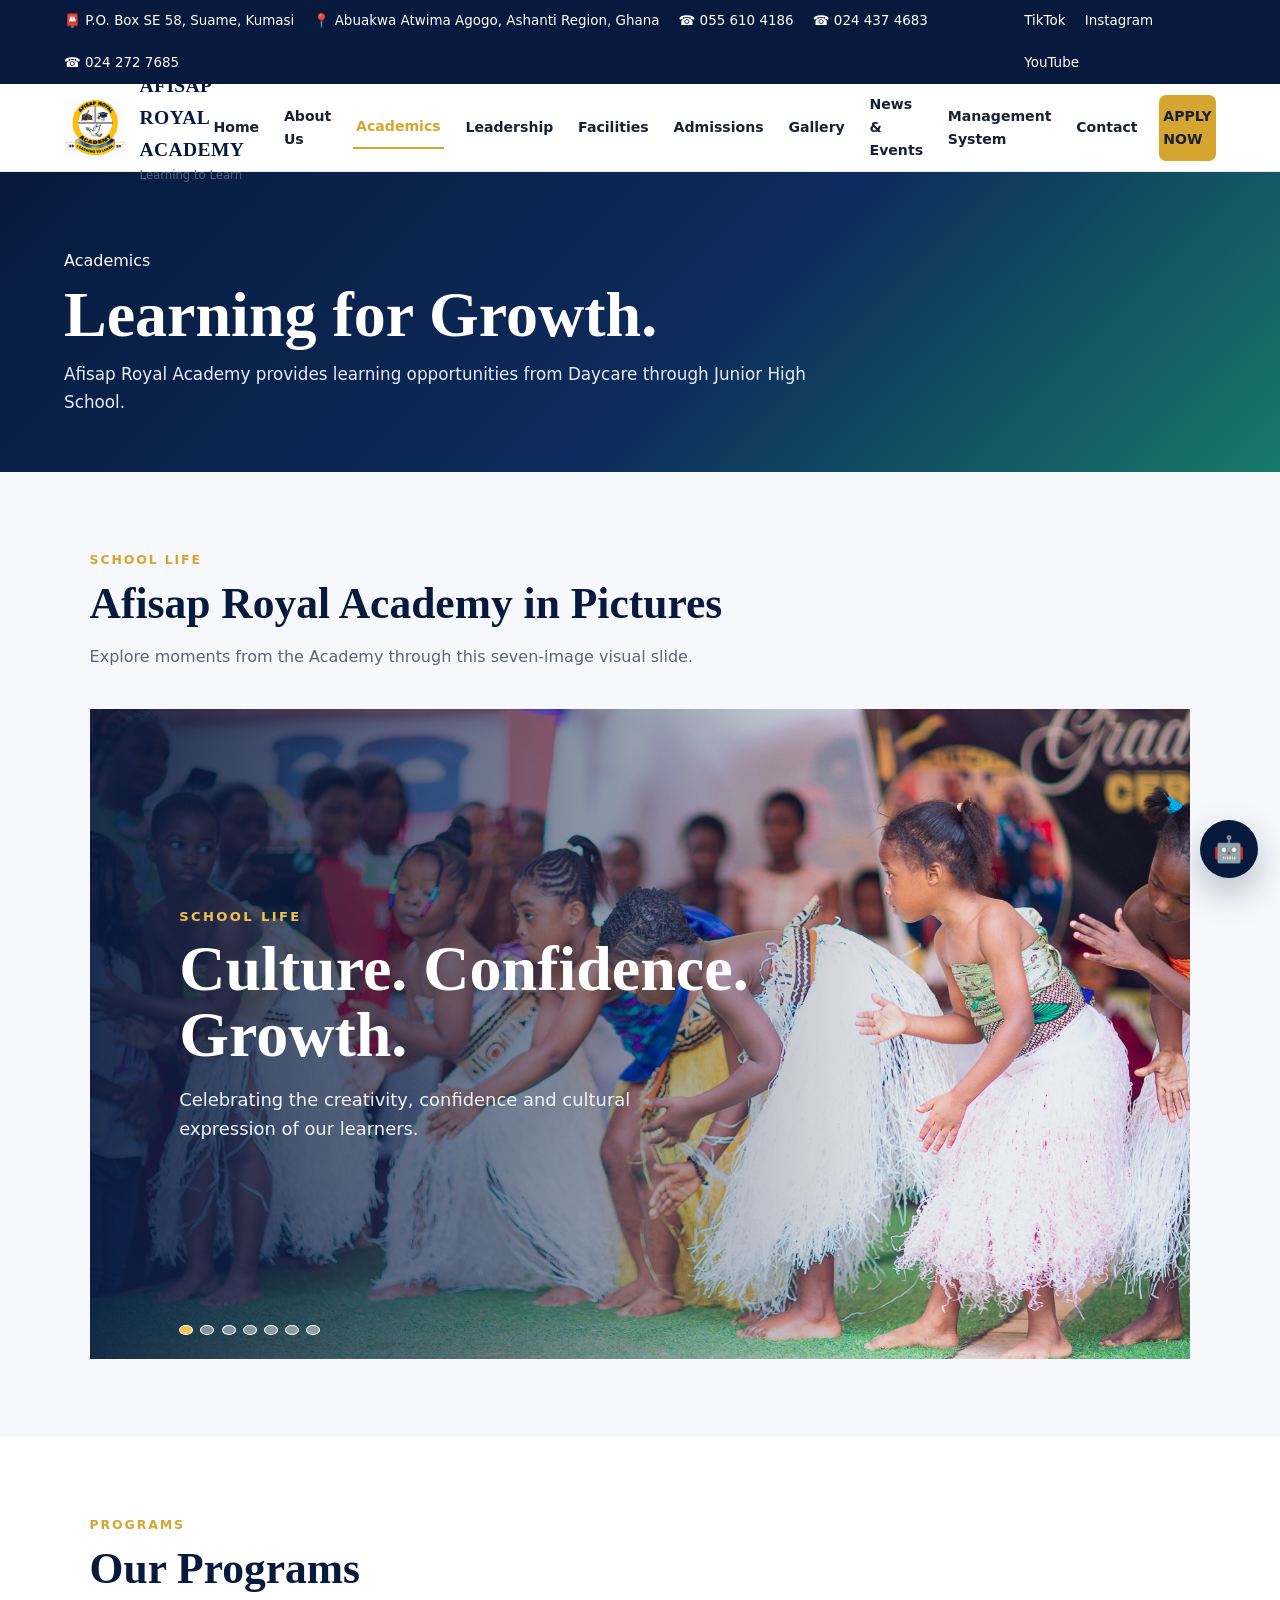
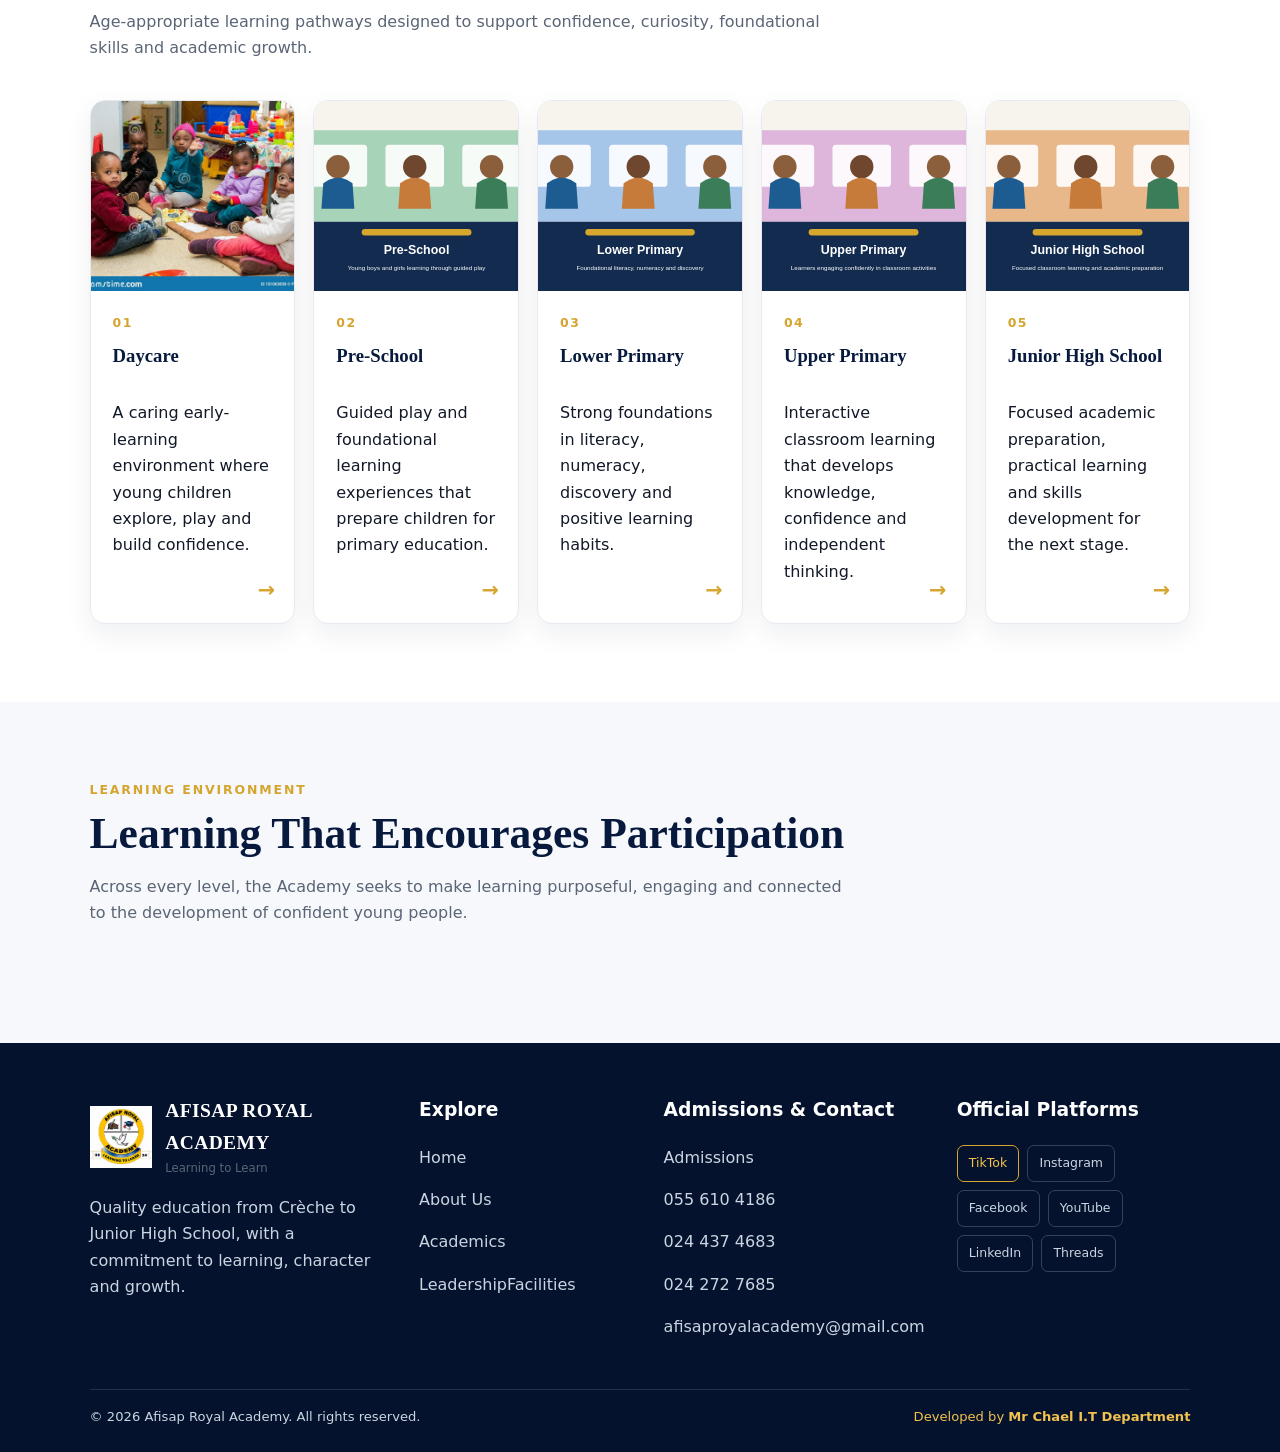
<file: pages/academics.html>
<!DOCTYPE html>
<html lang="en"><head><meta charset="utf-8"/><meta content="width=device-width,initial-scale=1" name="viewport"/>
<title>Academics | AFISAP Royal Academy</title>
<meta content="Explore the academic programmes and learning approach at AFISAP Royal Academy, serving learners from Crèche through Junior High School." name="description"/>
<link href="../styles.css" rel="stylesheet"/><meta content="index, follow" name="robots"/><link href="https://www.afisaproyalacademy.com/pages/academics.html" rel="canonical"/><meta content="Academics | AFISAP Royal Academy" property="og:title"/><meta content="Explore the academic programmes and learning approach at AFISAP Royal Academy, serving learners from Crèche through Junior High School." property="og:description"/><meta content="website" property="og:type"/><meta content="https://www.afisaproyalacademy.com/pages/academics.html" property="og:url"/></head><body class="page-watermark">
<div class="topbar"><div class="left"><span>📮 P.O. Box SE 58, Suame, Kumasi</span><span>📍 Abuakwa Atwima Agogo, Ashanti Region, Ghana</span><span>☎ 055 610 4186</span><span>☎ 024 437 4683</span><span>☎ 024 272 7685</span></div>
<div class="right"><a href="https://www.tiktok.com/@afisaproyalacademy">TikTok</a><a href="https://www.instagram.com/afisaproyalacademy/">Instagram</a><a href="https://www.youtube.com/@afisaproyalacademy">YouTube</a></div></div>
<nav class="nav"><a class="brand" href="../index.html"><img alt="Afisap Royal Academy logo" src="../assets/logo.png"/><span><strong>AFISAP ROYAL ACADEMY</strong><span>Learning to Learn</span></span></a>
<button class="menu">☰</button><div class="navlinks"><a href="../index.html">Home</a>
<a href="about.html">About Us</a>
<a class="active" href="academics.html">Academics</a>
<a href="leadership.html">Leadership</a><a href="facilities.html">Facilities</a>
<a href="admissions.html">Admissions</a>
<a href="gallery.html">Gallery</a>
<a href="news.html">News &amp; Events</a>
<a href="../portal/">Management System</a><a href="contact.html">Contact</a><a class="btn btn-gold" href="../apply/">APPLY NOW</a></div></nav>
<main>
<section class="page-hero"><div><div class="eyebrow">Academics</div><h1>Learning for Growth.</h1><p>Afisap Royal Academy provides learning opportunities from Daycare through Junior High School.</p></div></section>
<section class="section alt academic-slider-section"><div class="section-head"><div class="eyebrow">School Life</div><h2>Afisap Royal Academy in Pictures</h2><p>Explore moments from the Academy through this seven-image visual slide.</p></div>
<div class="hero academic-slider">
<div class="slide active"><img alt="Afisap Royal Academy school cultural activity" src="../assets/hero-1.png"/><div class="hero-copy"><div class="kicker">School Life</div><h1>Culture. Confidence. Growth.</h1><p>Celebrating the creativity, confidence and cultural expression of our learners.</p></div></div>
<div class="slide"><img alt="Afisap Royal Academy learners participating in school activities" src="../assets/hero-2.png"/><div class="hero-copy"><div class="kicker">Learning Beyond the Classroom</div><h1>Learning Through Experience.</h1><p>Memorable experiences that help our learners grow with confidence.</p></div></div>
<div class="slide"><img alt="Afisap Royal Academy graduation presentation" src="../assets/hero-3.png"/><div class="hero-copy"><div class="kicker">Celebrating Achievement</div><h1>Every Milestone Matters.</h1><p>Honouring the effort and progress of our learners.</p></div></div>
<div class="slide"><img alt="Afisap Royal Academy learners together" src="../assets/hero-4.png"/><div class="hero-copy"><div class="kicker">Learning Together</div><h1>Curious. Confident. Connected.</h1><p>Creating opportunities for learners to participate, discover and grow.</p></div></div>
<div class="slide"><img alt="Afisap Royal Academy graduation cultural performance" src="../assets/hero-5.png"/><div class="hero-copy"><div class="kicker">Graduation &amp; Achievement</div><h1>Celebrating Our Learners.</h1><p>Moments of pride shared by learners, families and the Academy.</p></div></div>
<div class="slide"><img alt="Afisap Royal Academy graduation presentation" src="../assets/hero-6.png"/><div class="hero-copy"><div class="kicker">A Journey of Learning</div><h1>Growing With Purpose.</h1><p>Celebrating the people and moments that shape our school community.</p></div></div>
<div class="slide"><img alt="Afisap Royal Academy graduation presentation" src="../assets/hero-7.png"/><div class="hero-copy"><div class="kicker">Afisap Royal Academy</div><h1>Learning to Learn.</h1><p>Building memories and celebrating every stage of the learning journey.</p></div></div>
<div class="dots"><button aria-label="Go to slide 1" class="dot active"></button><button aria-label="Go to slide 2" class="dot"></button><button aria-label="Go to slide 3" class="dot"></button><button aria-label="Go to slide 4" class="dot"></button><button aria-label="Go to slide 5" class="dot"></button><button aria-label="Go to slide 6" class="dot"></button><button aria-label="Go to slide 7" class="dot"></button></div>
</div></section>
<section class="section"><div class="section-head"><div class="eyebrow">Programs</div><h2>Our Programs</h2><p>Age-appropriate learning pathways designed to support confidence, curiosity, foundational skills and academic growth.</p></div>
<div class="program-grid updated-programs">
<article class="program-card image-card"><img alt="Daycare learners playing and exploring" src="../assets/daycare.png"/><div class="program-content"><span>01</span><h3>Daycare</h3><p>A caring early-learning environment where young children explore, play and build confidence.</p><b>→</b></div></article>
<article class="program-card image-card"><img alt="Pre-School boys and girls learning" src="../assets/preschool.svg"/><div class="program-content"><span>02</span><h3>Pre-School</h3><p>Guided play and foundational learning experiences that prepare children for primary education.</p><b>→</b></div></article>
<article class="program-card image-card"><img alt="Lower Primary learners in class" src="../assets/lower-primary.svg"/><div class="program-content"><span>03</span><h3>Lower Primary</h3><p>Strong foundations in literacy, numeracy, discovery and positive learning habits.</p><b>→</b></div></article>
<article class="program-card image-card"><img alt="Upper Primary students answering questions in class" src="../assets/upper-primary.svg"/><div class="program-content"><span>04</span><h3>Upper Primary</h3><p>Interactive classroom learning that develops knowledge, confidence and independent thinking.</p><b>→</b></div></article>
<article class="program-card image-card"><img alt="Junior High School students learning in class" src="../assets/jhs.svg"/><div class="program-content"><span>05</span><h3>Junior High School</h3><p>Focused academic preparation, practical learning and skills development for the next stage.</p><b>→</b></div></article>
</div></section>
<section class="section alt"><div class="section-head"><div class="eyebrow">Learning Environment</div><h2>Learning That Encourages Participation</h2><p>Across every level, the Academy seeks to make learning purposeful, engaging and connected to the development of confident young people.</p></div></section>
</main>
<footer class="footer">
<div class="footer-grid">
<div>
<div class="brand">
<img alt="Afisap Royal Academy logo" src="../assets/logo.png"/>
<span><strong>AFISAP ROYAL ACADEMY</strong><span>Learning to Learn</span></span>
</div>
<p>Quality education from Crèche to Junior High School, with a commitment to learning, character and growth.</p>
</div>
<div>
<h3>Explore</h3>
<p><a href="../index.html">Home</a></p>
<p><a href="about.html">About Us</a></p>
<p><a href="academics.html">Academics</a></p>
<p><a href="leadership.html">Leadership</a><a href="facilities.html">Facilities</a></p>
</div>
<div>
<h3>Admissions &amp; Contact</h3>
<p><a href="admissions.html">Admissions</a></p>
<p>055 610 4186</p>
<p>024 437 4683</p>
<p>024 272 7685</p>
<p><a href="mailto:afisaproyalacademy@gmail.com">afisaproyalacademy@gmail.com</a></p>
</div>
<div>
<h3>Official Platforms</h3>
<div class="socials">
<a href="https://www.tiktok.com/@afisaproyalacademy">TikTok</a>
<a href="https://www.instagram.com/afisaproyalacademy/">Instagram</a>
<a href="https://www.facebook.com/share/1DWaYiV4zG/?mibextid=wwXIfr">Facebook</a>
<a href="https://www.youtube.com/@afisaproyalacademy">YouTube</a>
<a href="https://www.linkedin.com/in/afisap-royal-academy-01090b42a/">LinkedIn</a>
<a href="https://www.threads.com/afisaproyalacademy">Threads</a>
</div>
</div>
</div>
<div class="copyright">
<span>© 2026 Afisap Royal Academy. All rights reserved.</span>
<span class="developer">Developed by <a href="https://mr-chael-it-department.appiatusr.chatgpt.site/" rel="noopener" target="_blank"><strong>Mr Chael I.T Department</strong></a></span>
</div>
</footer>
<script src="../script.js"></script><div class="ai-school-widget" id="schoolAssistant"><button aria-label="Open Afisap School Assistant" class="ai-launcher" id="aiLauncher">🤖</button><div class="ai-panel" id="aiPanel"><div class="ai-head"><div><strong>Afisap Assistant</strong><small>School Information</small></div><button id="aiClose">×</button></div><div class="ai-messages" id="aiMessages"><div class="ai-msg bot">Hello! I’m the Afisap Royal Academy assistant. Ask me about programs, admissions, contact details, reopening, languages or the school location.</div></div><div class="ai-suggestions"><button data-q="What programs does Afisap offer?">Programs</button><button data-q="When does school reopen?">Reopening</button><button data-q="How can I contact the school?">Contact</button><button data-q="What languages are offered?">Languages</button></div><form id="aiForm"><input autocomplete="off" id="aiInput" placeholder="Ask about the school..."/><button>Send</button></form></div></div>
<script src="../script.js"></script></body></html>
</file>
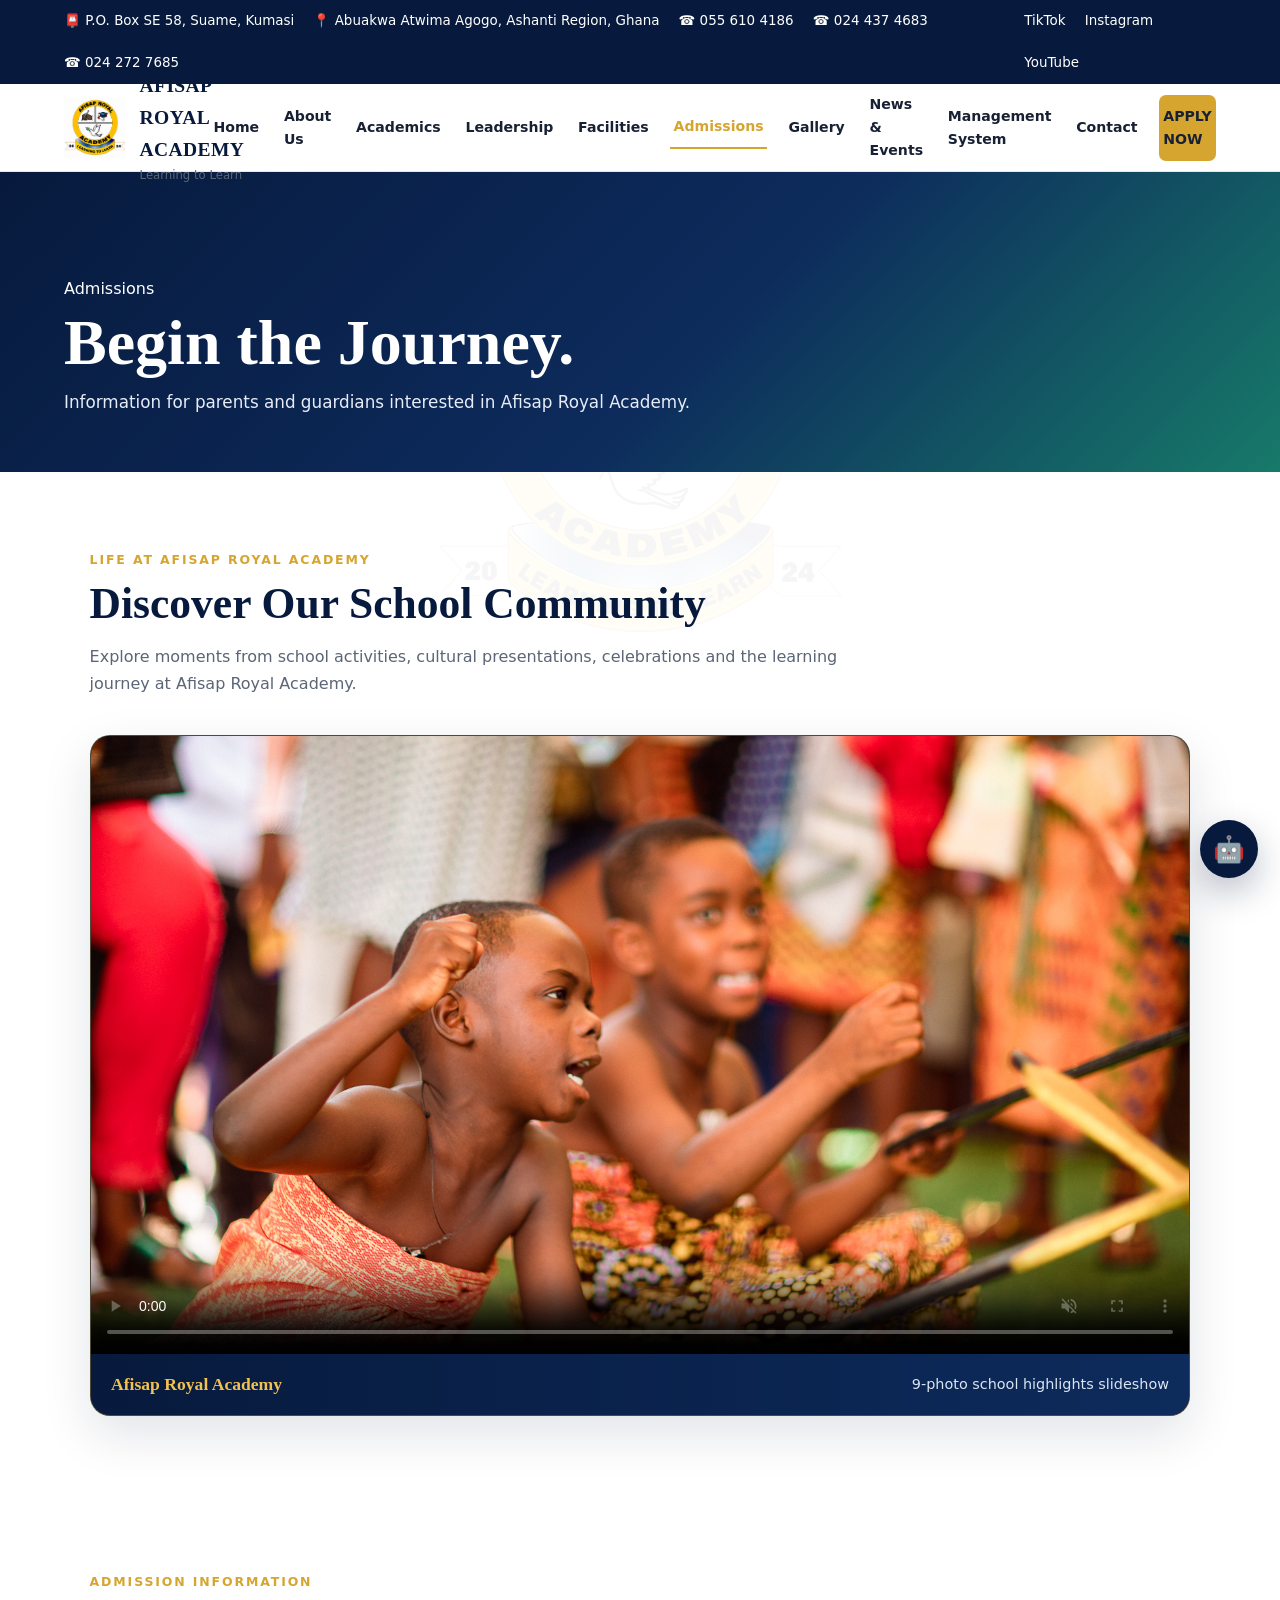
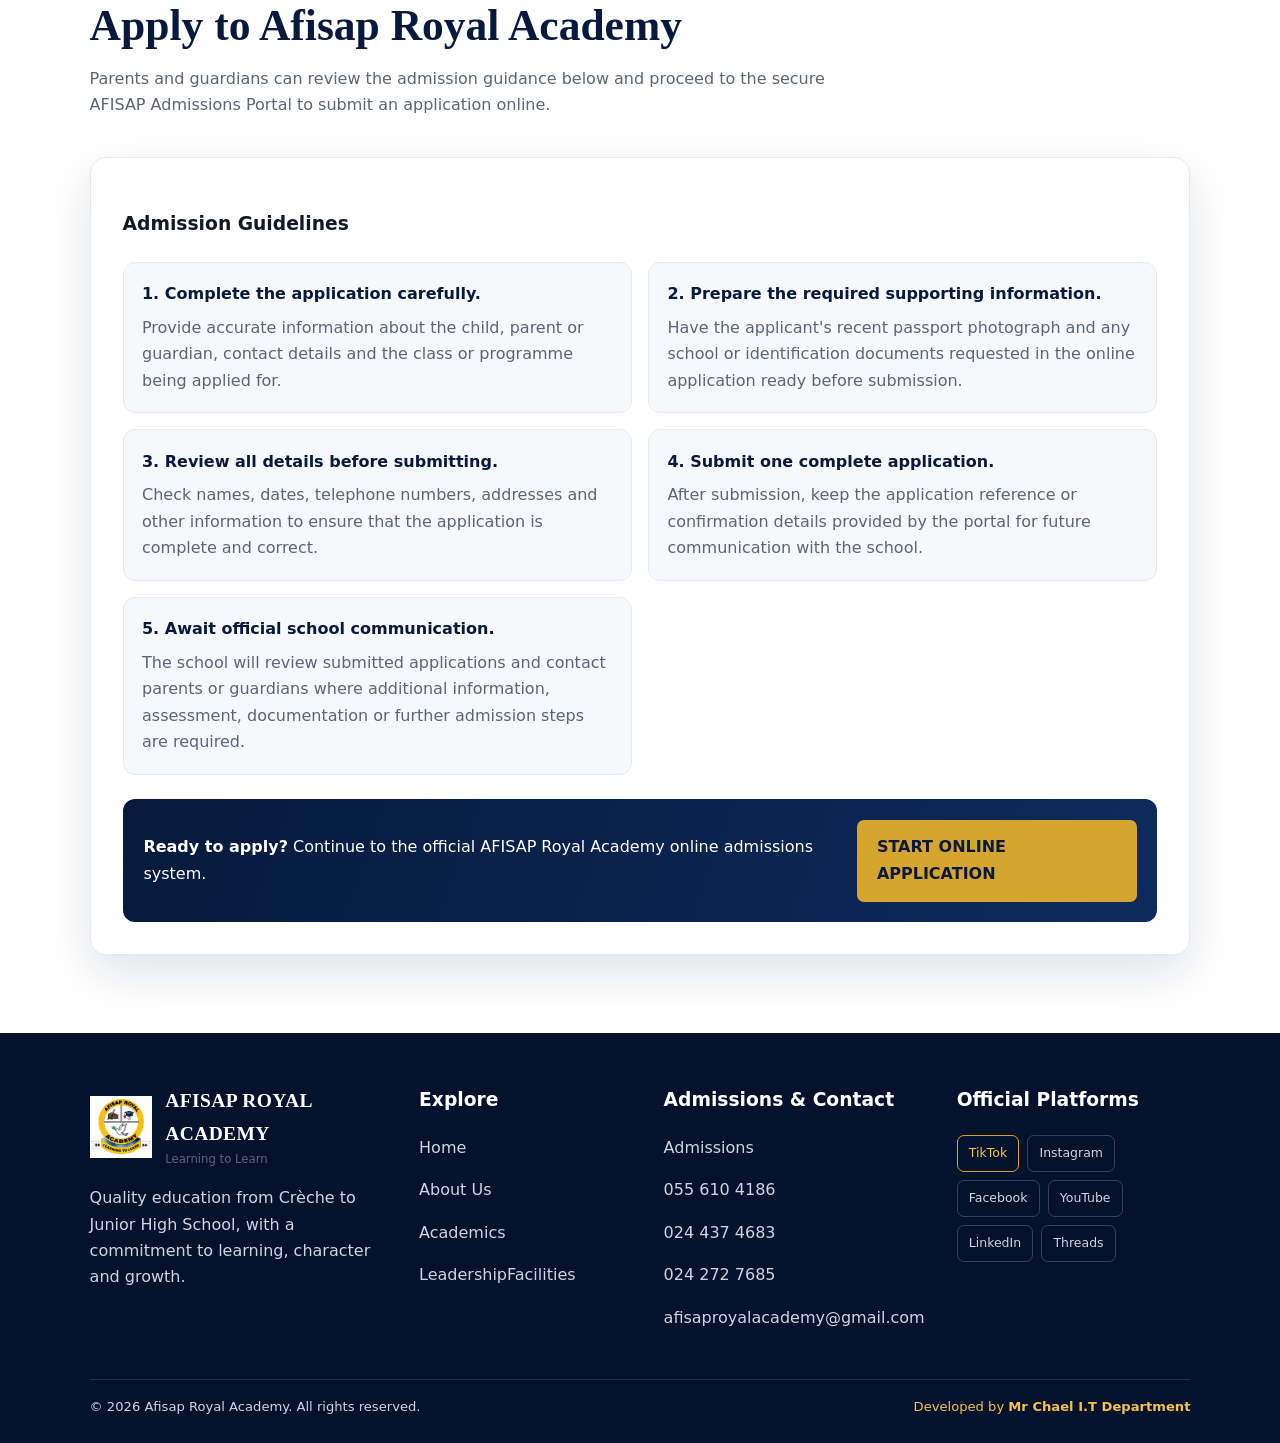
<file: pages/admissions.html>
<!DOCTYPE html>
<html lang="en"><head><meta charset="utf-8"/><meta content="width=device-width,initial-scale=1" name="viewport"/>
<title>Admissions | AFISAP Royal Academy</title>
<meta content="Find admission information for AFISAP Royal Academy and access the official online application portal." name="description"/>
<link href="../styles.css" rel="stylesheet"/><meta content="index, follow" name="robots"/><link href="https://www.afisaproyalacademy.com/pages/admissions.html" rel="canonical"/><meta content="Admissions | AFISAP Royal Academy" property="og:title"/><meta content="Find admission information for AFISAP Royal Academy and access the official online application portal." property="og:description"/><meta content="website" property="og:type"/><meta content="https://www.afisaproyalacademy.com/pages/admissions.html" property="og:url"/></head><body class="page-watermark">
<div class="topbar"><div class="left"><span>📮 P.O. Box SE 58, Suame, Kumasi</span><span>📍 Abuakwa Atwima Agogo, Ashanti Region, Ghana</span><span>☎ 055 610 4186</span><span>☎ 024 437 4683</span><span>☎ 024 272 7685</span></div>
<div class="right"><a href="https://www.tiktok.com/@afisaproyalacademy">TikTok</a><a href="https://www.instagram.com/afisaproyalacademy/">Instagram</a><a href="https://www.youtube.com/@afisaproyalacademy">YouTube</a></div></div>
<nav class="nav"><a class="brand" href="../index.html"><img alt="Afisap Royal Academy logo" src="../assets/logo.png"/><span><strong>AFISAP ROYAL ACADEMY</strong><span>Learning to Learn</span></span></a>
<button class="menu">☰</button><div class="navlinks"><a href="../index.html">Home</a>
<a href="about.html">About Us</a>
<a href="academics.html">Academics</a>
<a href="leadership.html">Leadership</a><a href="facilities.html">Facilities</a>
<a class="active" href="admissions.html">Admissions</a>
<a href="gallery.html">Gallery</a>
<a href="news.html">News &amp; Events</a>
<a href="../portal/">Management System</a><a href="contact.html">Contact</a><a class="btn btn-gold" href="../apply/">APPLY NOW</a></div></nav>
<main>
<section class="page-hero"><div><div class="eyebrow">Admissions</div><h1>Begin the Journey.</h1><p>Information for parents and guardians interested in Afisap Royal Academy.</p></div></section>
<section class="section admissions-showcase">
<div class="section-head"><div class="eyebrow">Life at Afisap Royal Academy</div><h2>Discover Our School Community</h2><p>Explore moments from school activities, cultural presentations, celebrations and the learning journey at Afisap Royal Academy.</p></div>
<div class="admissions-video-wrap">
<video aria-label="Afisap Royal Academy nine-photo admissions slideshow" autoplay="" class="admissions-video" controls="" loop="" muted="" playsinline="" poster="../assets/admissions_video_frames/01.png" preload="metadata">
<source src="../assets/admissions-slideshow.mp4" type="video/mp4"/>
      Your browser does not support the video element.
    </video>
<div class="video-caption"><strong>Afisap Royal Academy</strong><span>9-photo school highlights slideshow</span></div>
</div>
</section>
<section class="section">
<div class="section-head">
<div class="eyebrow">Admission Information</div>
<h2>Apply to Afisap Royal Academy</h2>
<p>Parents and guardians can review the admission guidance below and proceed to the secure AFISAP Admissions Portal to submit an application online.</p>
</div>
<div class="admission-panel">
<h3>Admission Guidelines</h3>
<div class="admission-guidelines">
<div><strong>1. Complete the application carefully.</strong><p>Provide accurate information about the child, parent or guardian, contact details and the class or programme being applied for.</p></div>
<div><strong>2. Prepare the required supporting information.</strong><p>Have the applicant's recent passport photograph and any school or identification documents requested in the online application ready before submission.</p></div>
<div><strong>3. Review all details before submitting.</strong><p>Check names, dates, telephone numbers, addresses and other information to ensure that the application is complete and correct.</p></div>
<div><strong>4. Submit one complete application.</strong><p>After submission, keep the application reference or confirmation details provided by the portal for future communication with the school.</p></div>
<div><strong>5. Await official school communication.</strong><p>The school will review submitted applications and contact parents or guardians where additional information, assessment, documentation or further admission steps are required.</p></div>
</div>
<div class="admission-action">
<p><strong>Ready to apply?</strong> Continue to the official AFISAP Royal Academy online admissions system.</p>
<a class="btn btn-gold" href="../apply/">START ONLINE APPLICATION</a>
</div>
</div>
</section>
</main>
<footer class="footer">
<div class="footer-grid">
<div>
<div class="brand">
<img alt="Afisap Royal Academy logo" src="../assets/logo.png"/>
<span><strong>AFISAP ROYAL ACADEMY</strong><span>Learning to Learn</span></span>
</div>
<p>Quality education from Crèche to Junior High School, with a commitment to learning, character and growth.</p>
</div>
<div>
<h3>Explore</h3>
<p><a href="../index.html">Home</a></p>
<p><a href="about.html">About Us</a></p>
<p><a href="academics.html">Academics</a></p>
<p><a href="leadership.html">Leadership</a><a href="facilities.html">Facilities</a></p>
</div>
<div>
<h3>Admissions &amp; Contact</h3>
<p><a href="admissions.html">Admissions</a></p>
<p>055 610 4186</p>
<p>024 437 4683</p>
<p>024 272 7685</p>
<p><a href="mailto:afisaproyalacademy@gmail.com">afisaproyalacademy@gmail.com</a></p>
</div>
<div>
<h3>Official Platforms</h3>
<div class="socials">
<a href="https://www.tiktok.com/@afisaproyalacademy">TikTok</a>
<a href="https://www.instagram.com/afisaproyalacademy/">Instagram</a>
<a href="https://www.facebook.com/share/1DWaYiV4zG/?mibextid=wwXIfr">Facebook</a>
<a href="https://www.youtube.com/@afisaproyalacademy">YouTube</a>
<a href="https://www.linkedin.com/in/afisap-royal-academy-01090b42a/">LinkedIn</a>
<a href="https://www.threads.com/afisaproyalacademy">Threads</a>
</div>
</div>
</div>
<div class="copyright">
<span>© 2026 Afisap Royal Academy. All rights reserved.</span>
<span class="developer">Developed by <a href="https://mr-chael-it-department.appiatusr.chatgpt.site/" rel="noopener" target="_blank"><strong>Mr Chael I.T Department</strong></a></span>
</div>
</footer>
<script src="../script.js"></script><div class="ai-school-widget" id="schoolAssistant"><button aria-label="Open Afisap School Assistant" class="ai-launcher" id="aiLauncher">🤖</button><div class="ai-panel" id="aiPanel"><div class="ai-head"><div><strong>Afisap Assistant</strong><small>School Information</small></div><button id="aiClose">×</button></div><div class="ai-messages" id="aiMessages"><div class="ai-msg bot">Hello! I’m the Afisap Royal Academy assistant. Ask me about programs, admissions, contact details, reopening, languages or the school location.</div></div><div class="ai-suggestions"><button data-q="What programs does Afisap offer?">Programs</button><button data-q="When does school reopen?">Reopening</button><button data-q="How can I contact the school?">Contact</button><button data-q="What languages are offered?">Languages</button></div><form id="aiForm"><input autocomplete="off" id="aiInput" placeholder="Ask about the school..."/><button>Send</button></form></div></div>
<script src="../script.js"></script></body></html>
</file>
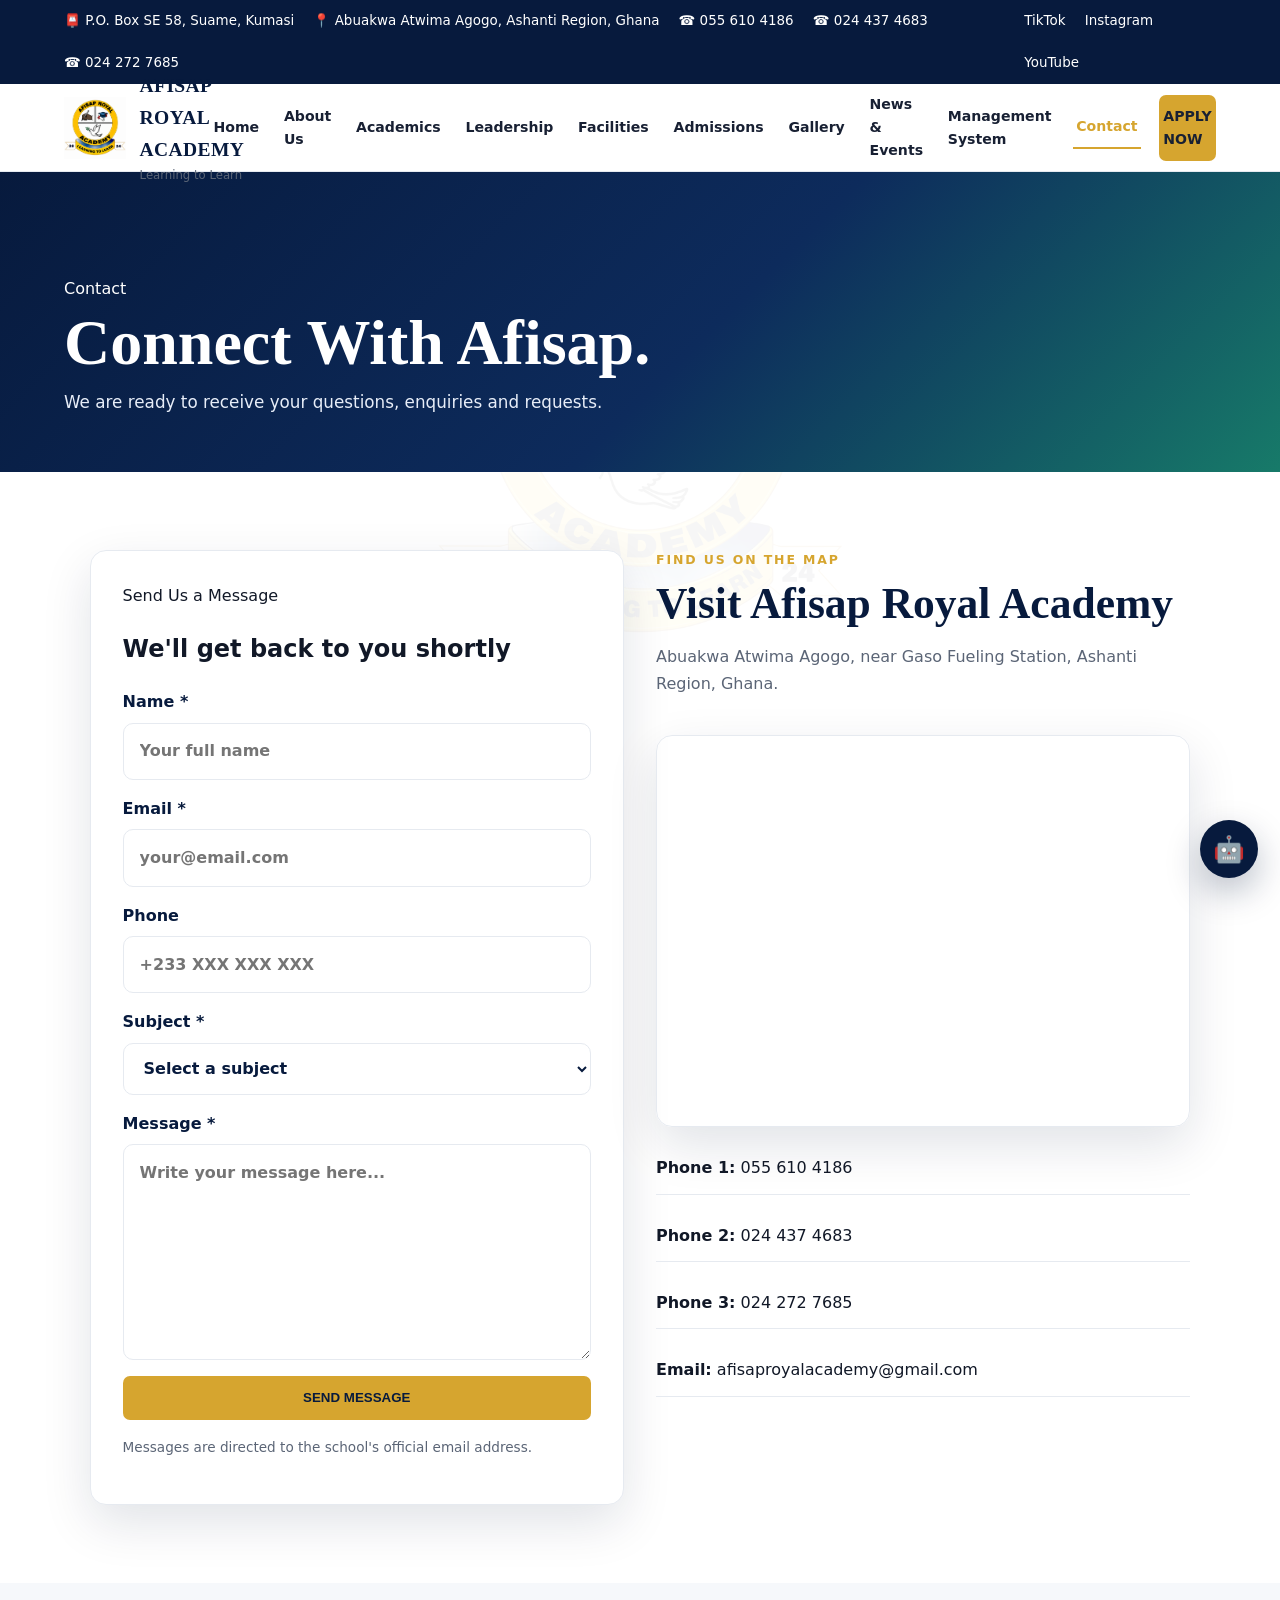
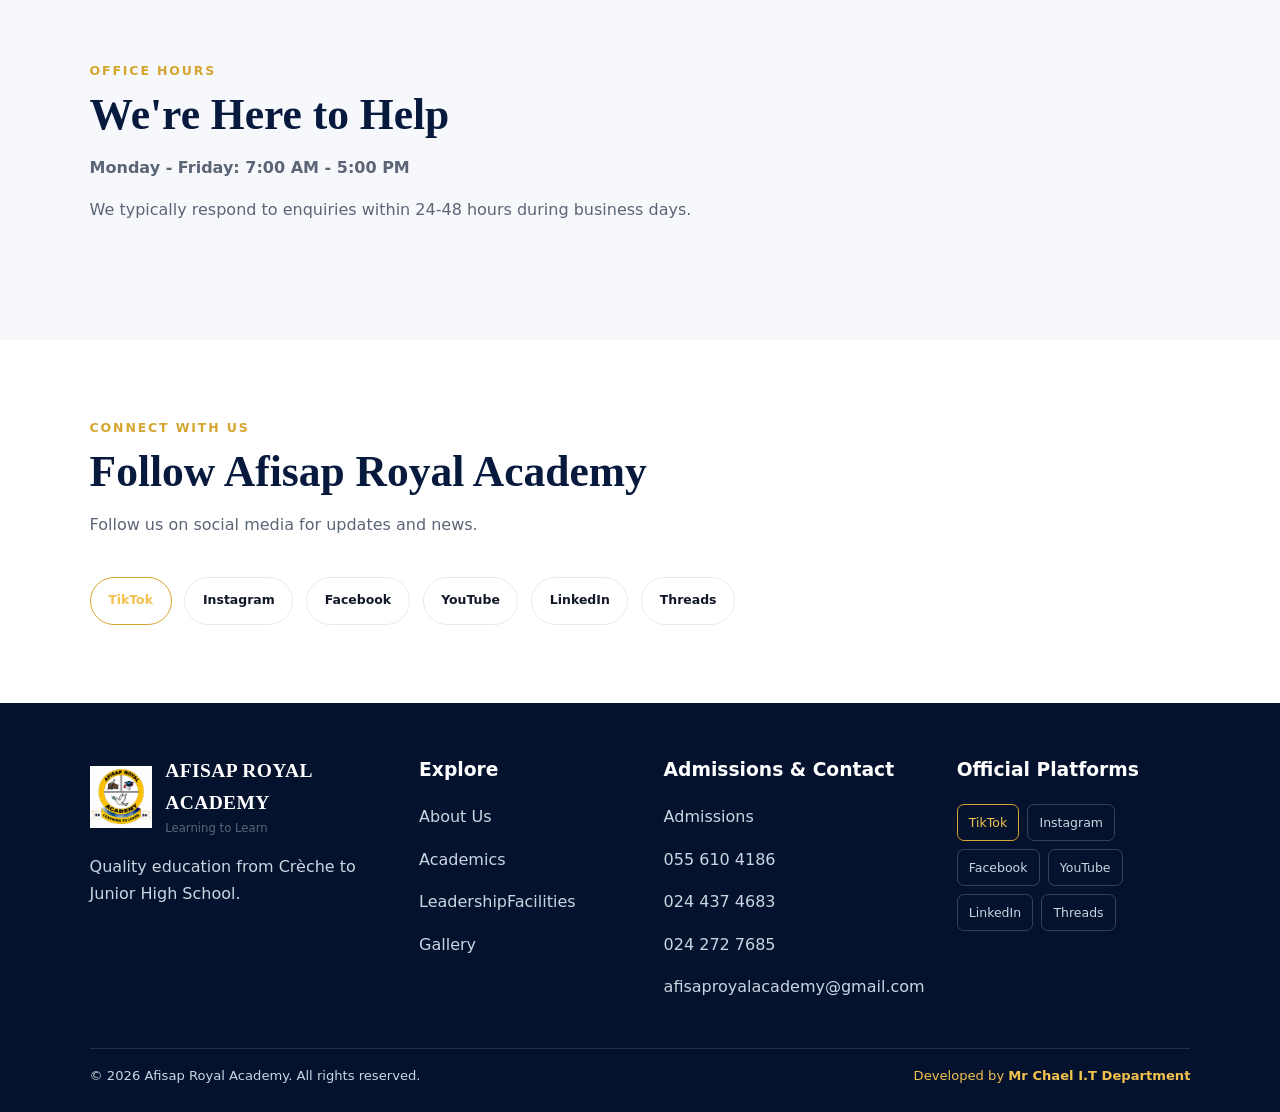
<file: pages/contact.html>
<!DOCTYPE html>
<html lang="en"><head><meta charset="utf-8"/><meta content="width=device-width,initial-scale=1" name="viewport"/>
<title>Contact AFISAP Royal Academy | Ashanti Region, Ghana</title><meta content="Contact AFISAP Royal Academy for admissions, school enquiries and other information." name="description"/>
<link href="../styles.css" rel="stylesheet"/><meta content="index, follow" name="robots"/><link href="https://www.afisaproyalacademy.com/pages/contact.html" rel="canonical"/><meta content="Contact AFISAP Royal Academy | Ashanti Region, Ghana" property="og:title"/><meta content="Contact AFISAP Royal Academy for admissions, school enquiries and other information." property="og:description"/><meta content="website" property="og:type"/><meta content="https://www.afisaproyalacademy.com/pages/contact.html" property="og:url"/></head><body class="page-watermark">
<div class="topbar"><div class="left"><span>📮 P.O. Box SE 58, Suame, Kumasi</span><span>📍 Abuakwa Atwima Agogo, Ashanti Region, Ghana</span><span>☎ 055 610 4186</span><span>☎ 024 437 4683</span><span>☎ 024 272 7685</span></div><div class="right"><a href="https://www.tiktok.com/@afisaproyalacademy">TikTok</a><a href="https://www.instagram.com/afisaproyalacademy/">Instagram</a><a href="https://www.youtube.com/@afisaproyalacademy">YouTube</a></div></div>
<nav class="nav"><a class="brand" href="../index.html"><img alt="Afisap Royal Academy logo" src="../assets/logo.png"/><span><strong>AFISAP ROYAL ACADEMY</strong><span>Learning to Learn</span></span></a><button class="menu">☰</button><div class="navlinks"><a href="../index.html">Home</a><a href="about.html">About Us</a><a href="academics.html">Academics</a><a href="leadership.html">Leadership</a><a href="facilities.html">Facilities</a><a href="admissions.html">Admissions</a><a href="gallery.html">Gallery</a><a href="news.html">News &amp; Events</a><a href="../portal/">Management System</a><a class="active" href="contact.html">Contact</a><a class="btn btn-gold" href="../apply/">APPLY NOW</a></div></nav>
<main>
<section class="page-hero"><div><div class="eyebrow">Contact</div><h1>Connect With Afisap.</h1><p>We are ready to receive your questions, enquiries and requests.</p></div></section>
<section class="section"><div class="contact-grid">
<div class="admission-panel"><div class="eyebrow">Send Us a Message</div><h2>We'll get back to you shortly</h2>
<form action="https://formsubmit.co/afisaproyalacademy@gmail.com" class="contact-form" method="POST">
<input name="_subject" type="hidden" value="New Enquiry — Afisap Royal Academy Website"/><input name="_template" type="hidden" value="table"/><input name="_captcha" type="hidden" value="true"/><input name="_next" type="hidden" value="https://afisaproyalacademy.com/thank-you.html"/><input name="_url" type="hidden" value="https://afisaproyalacademy.com/pages/contact.html"/>
<label>Name *<input name="name" placeholder="Your full name" required="" type="text"/></label>
<label>Email *<input name="email" placeholder="your@email.com" required="" type="email"/></label>
<label>Phone<input name="phone" placeholder="+233 XXX XXX XXX" type="tel"/></label>
<label>Subject *<select name="subject" required=""><option value="">Select a subject</option><option>Admissions Enquiries</option><option>Knowledge / General Information</option><option>Academic Information</option><option>Fees</option><option>General Enquiries</option></select></label>
<label>Message *<textarea name="message" placeholder="Write your message here..." required="" rows="7"></textarea></label>
<button class="btn btn-gold" type="submit">SEND MESSAGE</button></form><p class="form-note">Messages are directed to the school's official email address.</p></div>
<div><div class="section-head"><div class="eyebrow">Find Us on the Map</div><h2>Visit Afisap Royal Academy</h2><p>Abuakwa Atwima Agogo, near Gaso Fueling Station, Ashanti Region, Ghana.</p></div>
<div class="map-card"><iframe loading="lazy" src="https://www.google.com/maps?q=6.6666004,-1.6162709&amp;z=17&amp;output=embed" title="Afisap Royal Academy location on Google Maps"></iframe></div>
<div class="contact-list"><p><b>Phone 1:</b> <a href="tel:+233556104186">055 610 4186</a></p><p><b>Phone 2:</b> <a href="tel:+233244374683">024 437 4683</a></p><p><b>Phone 3:</b> <a href="tel:+233242727685">024 272 7685</a></p><p><b>Email:</b> <a href="mailto:afisaproyalacademy@gmail.com">afisaproyalacademy@gmail.com</a></p></div></div></div></section>
<section class="section alt"><div class="section-head"><div class="eyebrow">Office Hours</div><h2>We're Here to Help</h2><p><strong>Monday - Friday: 7:00 AM - 5:00 PM</strong></p><p>We typically respond to enquiries within 24-48 hours during business days.</p></div></section>
<section class="section"><div class="section-head"><div class="eyebrow">Connect With Us</div><h2>Follow Afisap Royal Academy</h2><p>Follow us on social media for updates and news.</p></div><div class="socials social-large"><a href="https://www.tiktok.com/@afisaproyalacademy">TikTok</a><a href="https://www.instagram.com/afisaproyalacademy/">Instagram</a><a href="https://www.facebook.com/share/1DWaYiV4zG/?mibextid=wwXIfr">Facebook</a><a href="https://www.youtube.com/@afisaproyalacademy">YouTube</a><a href="https://www.linkedin.com/in/afisap-royal-academy-01090b42a/">LinkedIn</a><a href="https://www.threads.com/afisaproyalacademy">Threads</a></div></section>
</main>
<footer class="footer"><div class="footer-grid"><div><div class="brand"><img alt="Afisap Royal Academy logo" src="../assets/logo.png"/><span><strong>AFISAP ROYAL ACADEMY</strong><span>Learning to Learn</span></span></div><p>Quality education from Crèche to Junior High School.</p></div><div><h3>Explore</h3><p><a href="about.html">About Us</a></p><p><a href="academics.html">Academics</a></p><p><a href="leadership.html">Leadership</a><a href="facilities.html">Facilities</a></p><p><a href="gallery.html">Gallery</a></p></div><div><h3>Admissions &amp; Contact</h3><p><a href="admissions.html">Admissions</a></p><p>055 610 4186</p><p>024 437 4683</p><p>024 272 7685</p><p><a href="mailto:afisaproyalacademy@gmail.com">afisaproyalacademy@gmail.com</a></p></div><div><h3>Official Platforms</h3><div class="socials"><a href="https://www.tiktok.com/@afisaproyalacademy">TikTok</a><a href="https://www.instagram.com/afisaproyalacademy/">Instagram</a><a href="https://www.facebook.com/share/1DWaYiV4zG/?mibextid=wwXIfr">Facebook</a><a href="https://www.youtube.com/@afisaproyalacademy">YouTube</a><a href="https://www.linkedin.com/in/afisap-royal-academy-01090b42a/">LinkedIn</a><a href="https://www.threads.com/afisaproyalacademy">Threads</a></div></div></div>
<div class="copyright"><span>© 2026 Afisap Royal Academy. All rights reserved.</span><span class="developer">Developed by <a href="https://mr-chael-it-department.appiatusr.chatgpt.site/" rel="noopener" target="_blank"><strong>Mr Chael I.T Department</strong></a></span></div></footer>
<script src="../script.js"></script><div class="ai-school-widget" id="schoolAssistant"><button aria-label="Open Afisap School Assistant" class="ai-launcher" id="aiLauncher">🤖</button><div class="ai-panel" id="aiPanel"><div class="ai-head"><div><strong>Afisap Assistant</strong><small>School Information</small></div><button id="aiClose">×</button></div><div class="ai-messages" id="aiMessages"><div class="ai-msg bot">Hello! I’m the Afisap Royal Academy assistant. Ask me about programs, admissions, contact details, reopening, languages or the school location.</div></div><div class="ai-suggestions"><button data-q="What programs does Afisap offer?">Programs</button><button data-q="When does school reopen?">Reopening</button><button data-q="How can I contact the school?">Contact</button><button data-q="What languages are offered?">Languages</button></div><form id="aiForm"><input autocomplete="off" id="aiInput" placeholder="Ask about the school..."/><button>Send</button></form></div></div>
<script src="../script.js"></script></body></html>
</file>
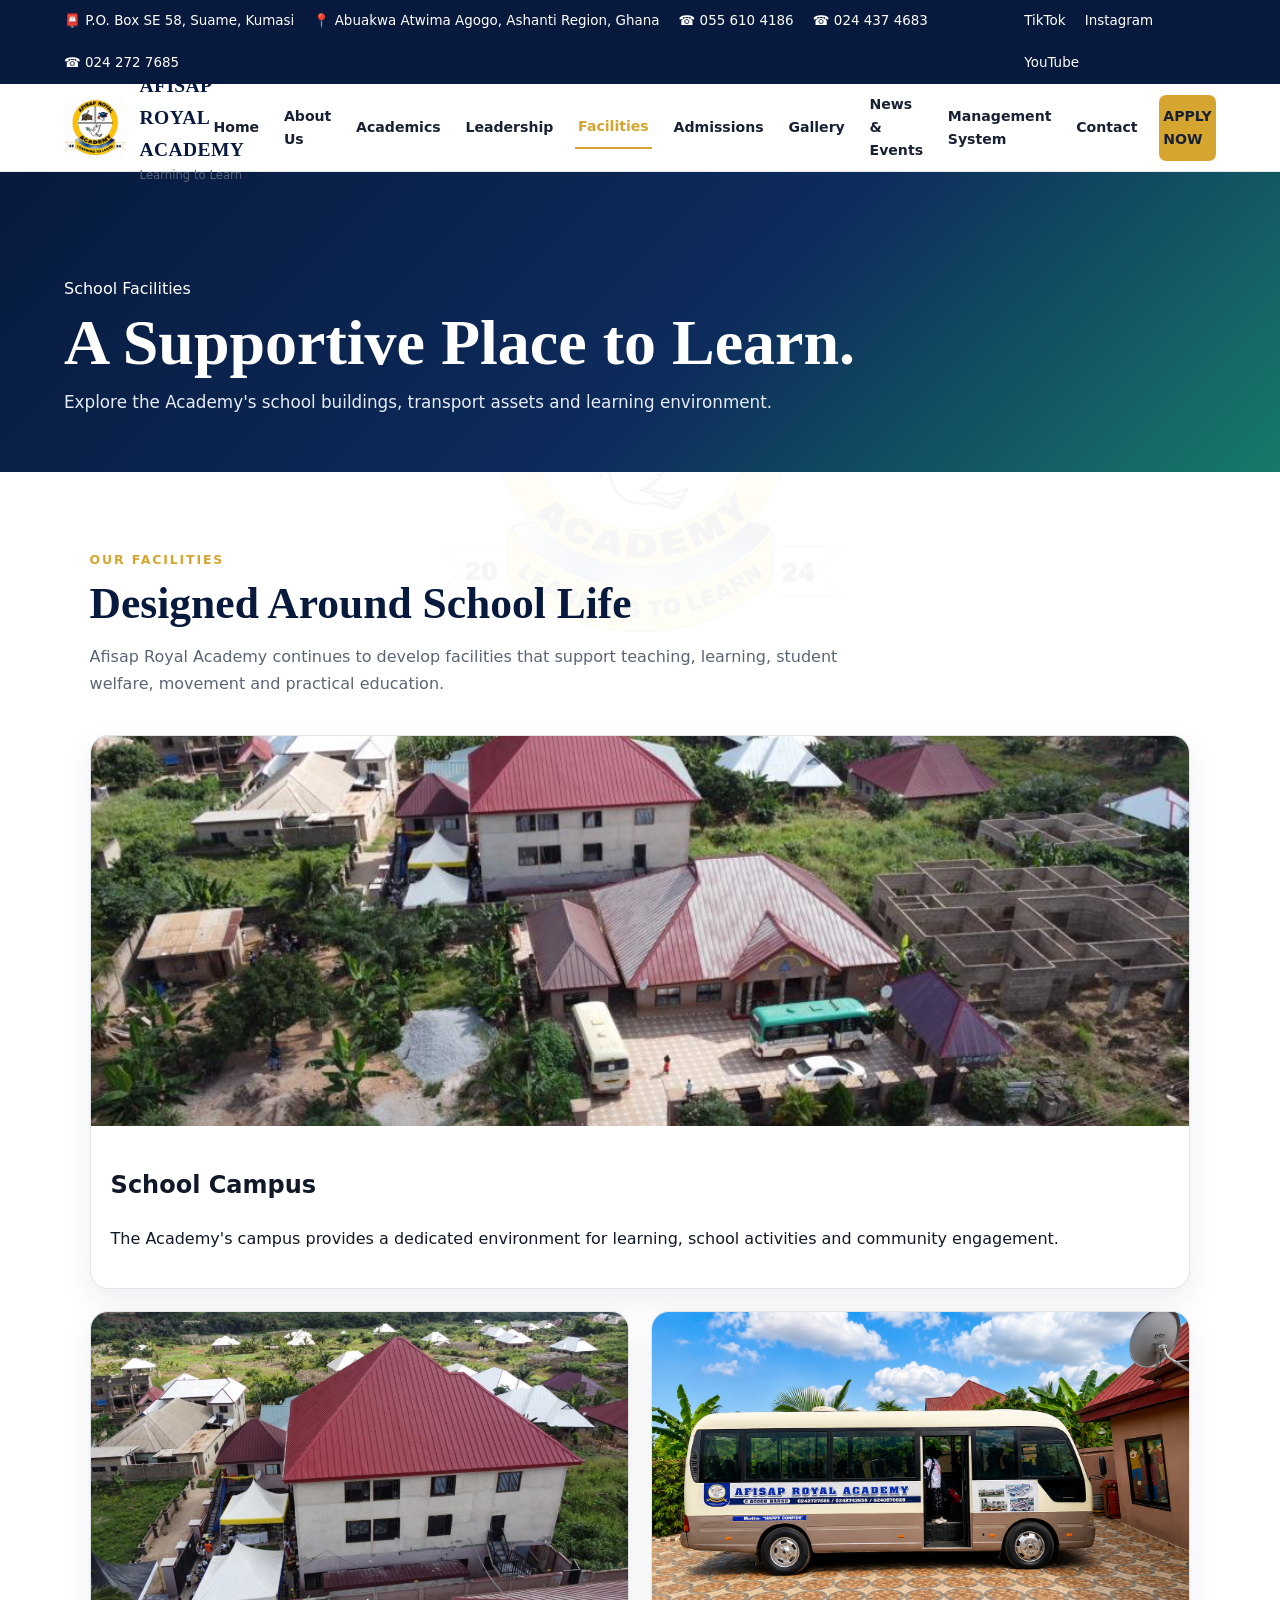
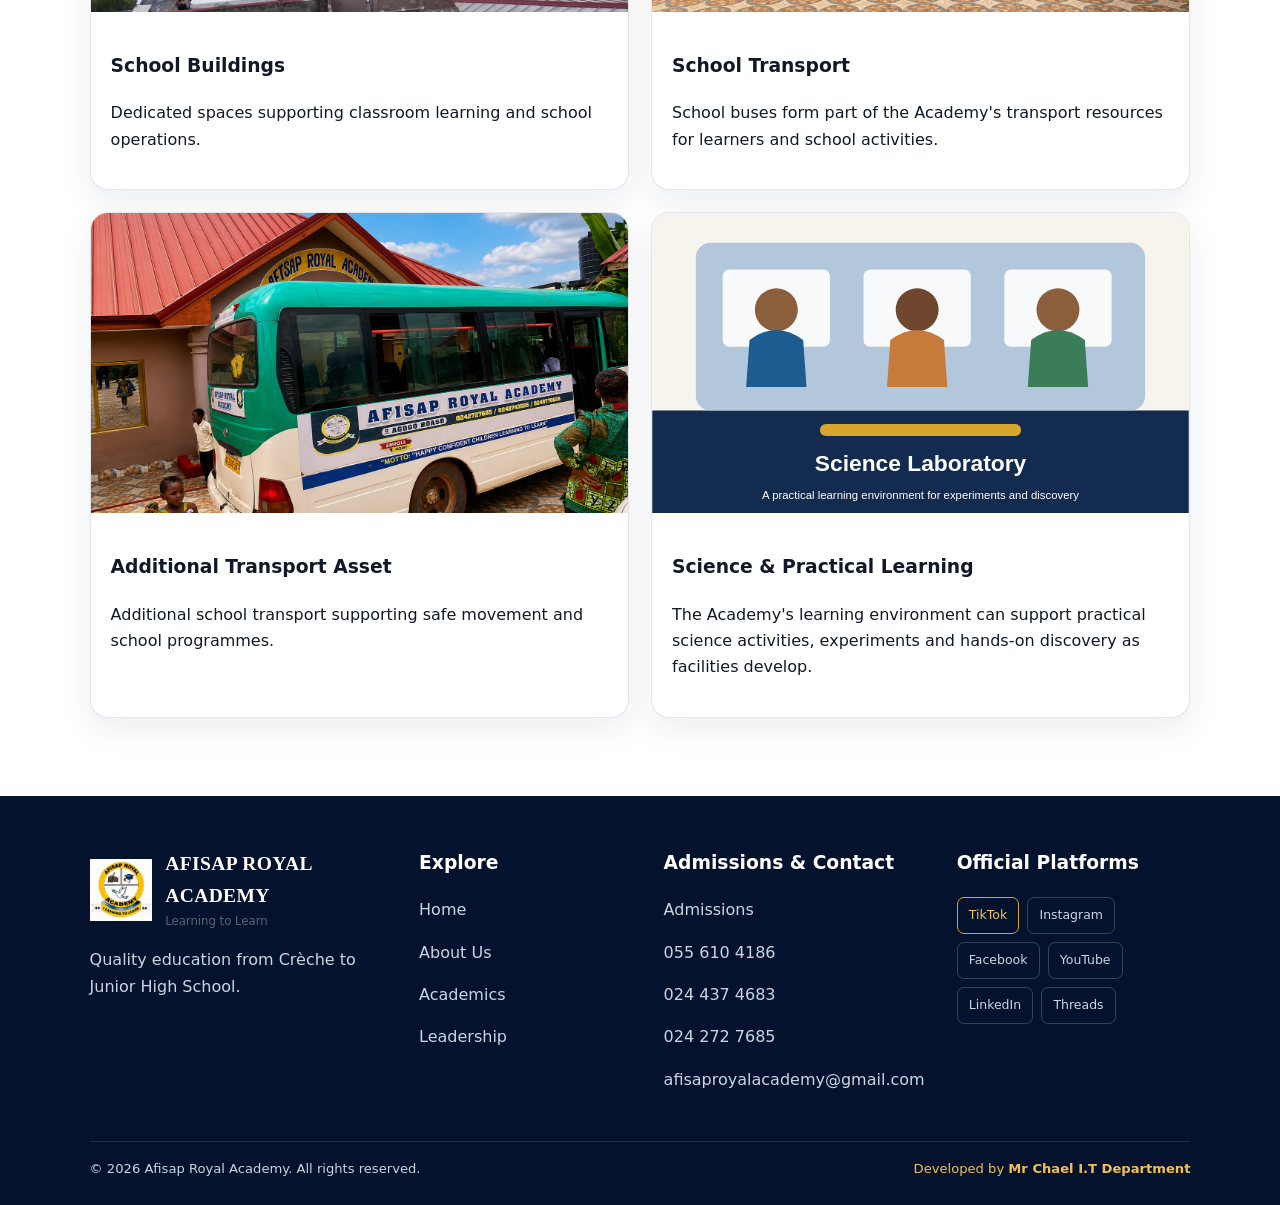
<file: pages/facilities.html>
<!DOCTYPE html>
<html lang="en"><head><meta charset="utf-8"/><meta content="width=device-width,initial-scale=1" name="viewport"/><title>School Facilities | AFISAP Royal Academy</title><meta content="Explore the facilities and learning environment available to pupils at AFISAP Royal Academy." name="description"/><link href="../styles.css" rel="stylesheet"/><meta content="index, follow" name="robots"/><link href="https://www.afisaproyalacademy.com/pages/facilities.html" rel="canonical"/><meta content="School Facilities | AFISAP Royal Academy" property="og:title"/><meta content="Explore the facilities and learning environment available to pupils at AFISAP Royal Academy." property="og:description"/><meta content="website" property="og:type"/><meta content="https://www.afisaproyalacademy.com/pages/facilities.html" property="og:url"/></head><body class="page-watermark">
<div class="topbar"><div class="left"><span>📮 P.O. Box SE 58, Suame, Kumasi</span><span>📍 Abuakwa Atwima Agogo, Ashanti Region, Ghana</span><span>☎ 055 610 4186</span><span>☎ 024 437 4683</span><span>☎ 024 272 7685</span></div><div class="right"><a href="https://www.tiktok.com/@afisaproyalacademy">TikTok</a><a href="https://www.instagram.com/afisaproyalacademy/">Instagram</a><a href="https://www.youtube.com/@afisaproyalacademy">YouTube</a></div></div>
<nav class="nav"><a class="brand" href="../index.html"><img alt="Afisap Royal Academy logo" src="../assets/logo.png"/><span><strong>AFISAP ROYAL ACADEMY</strong><span>Learning to Learn</span></span></a><button class="menu">☰</button><div class="navlinks"><a href="../index.html">Home</a><a href="about.html">About Us</a><a href="academics.html">Academics</a><a href="leadership.html">Leadership</a><a class="active" href="facilities.html">Facilities</a><a href="admissions.html">Admissions</a><a href="gallery.html">Gallery</a><a href="news.html">News &amp; Events</a><a href="../portal/">Management System</a><a href="contact.html">Contact</a><a class="btn btn-gold" href="../apply/">APPLY NOW</a></div></nav>
<main><section class="page-hero"><div><div class="eyebrow">School Facilities</div><h1>A Supportive Place to Learn.</h1><p>Explore the Academy's school buildings, transport assets and learning environment.</p></div></section>
<section class="section"><div class="section-head"><div class="eyebrow">Our Facilities</div><h2>Designed Around School Life</h2><p>Afisap Royal Academy continues to develop facilities that support teaching, learning, student welfare, movement and practical education.</p></div>
<div class="facility-grid">
<article class="facility-card wide"><img alt="Aerial view of Afisap Royal Academy facilities" src="../assets/facility-aerial.png"/><div class="facility-body"><h2>School Campus</h2><p>The Academy's campus provides a dedicated environment for learning, school activities and community engagement.</p></div></article>
<article class="facility-card"><img alt="Afisap Royal Academy school building" src="../assets/facility-building-1.png"/><div class="facility-body"><h3>School Buildings</h3><p>Dedicated spaces supporting classroom learning and school operations.</p></div></article>
<article class="facility-card"><img alt="Afisap Royal Academy school bus" src="../assets/facility-bus-1.png"/><div class="facility-body"><h3>School Transport</h3><p>School buses form part of the Academy's transport resources for learners and school activities.</p></div></article>
<article class="facility-card"><img alt="Afisap Royal Academy second school bus" src="../assets/facility-bus-2.png"/><div class="facility-body"><h3>Additional Transport Asset</h3><p>Additional school transport supporting safe movement and school programmes.</p></div></article>
<article class="facility-card"><img alt="Illustration of a school science laboratory" src="../assets/science-lab.svg"/><div class="facility-body"><h3>Science &amp; Practical Learning</h3><p>The Academy's learning environment can support practical science activities, experiments and hands-on discovery as facilities develop.</p></div></article>
</div></section></main>
<footer class="footer"><div class="footer-grid"><div><div class="brand"><img alt="Afisap Royal Academy logo" src="../assets/logo.png"/><span><strong>AFISAP ROYAL ACADEMY</strong><span>Learning to Learn</span></span></div><p>Quality education from Crèche to Junior High School.</p></div><div><h3>Explore</h3><p><a href="../index.html">Home</a></p><p><a href="about.html">About Us</a></p><p><a href="academics.html">Academics</a></p><p><a href="leadership.html">Leadership</a></p></div><div><h3>Admissions &amp; Contact</h3><p><a href="admissions.html">Admissions</a></p><p>055 610 4186</p><p>024 437 4683</p><p>024 272 7685</p><p><a href="mailto:afisaproyalacademy@gmail.com">afisaproyalacademy@gmail.com</a></p></div><div><h3>Official Platforms</h3><div class="socials"><a href="https://www.tiktok.com/@afisaproyalacademy">TikTok</a><a href="https://www.instagram.com/afisaproyalacademy/">Instagram</a><a href="https://www.facebook.com/share/1DWaYiV4zG/?mibextid=wwXIfr">Facebook</a><a href="https://www.youtube.com/@afisaproyalacademy">YouTube</a><a href="https://www.linkedin.com/in/afisap-royal-academy-01090b42a/">LinkedIn</a><a href="https://www.threads.com/afisaproyalacademy">Threads</a></div></div></div><div class="copyright"><span>© 2026 Afisap Royal Academy. All rights reserved.</span><span class="developer">Developed by <a href="https://mr-chael-it-department.appiatusr.chatgpt.site/" rel="noopener" target="_blank"><strong>Mr Chael I.T Department</strong></a></span></div></footer><script src="../script.js"></script></body></html>
</file>
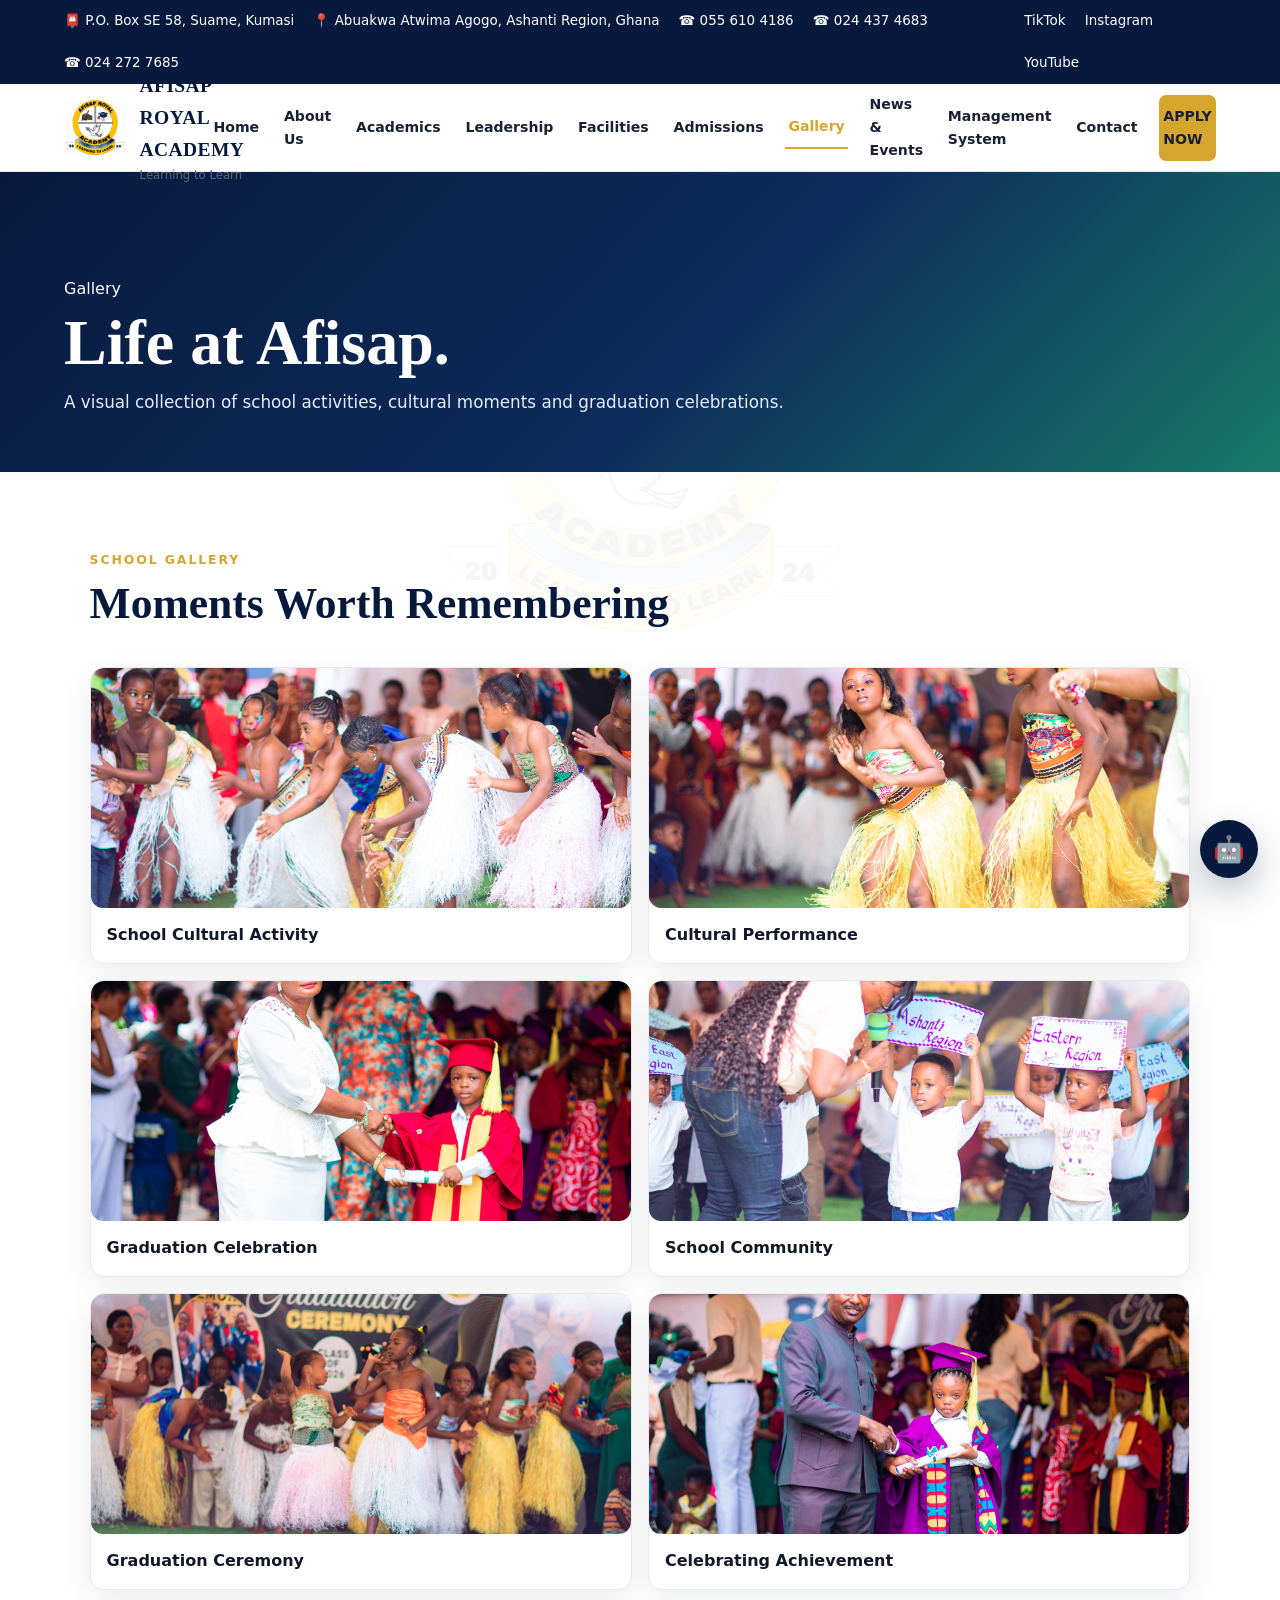
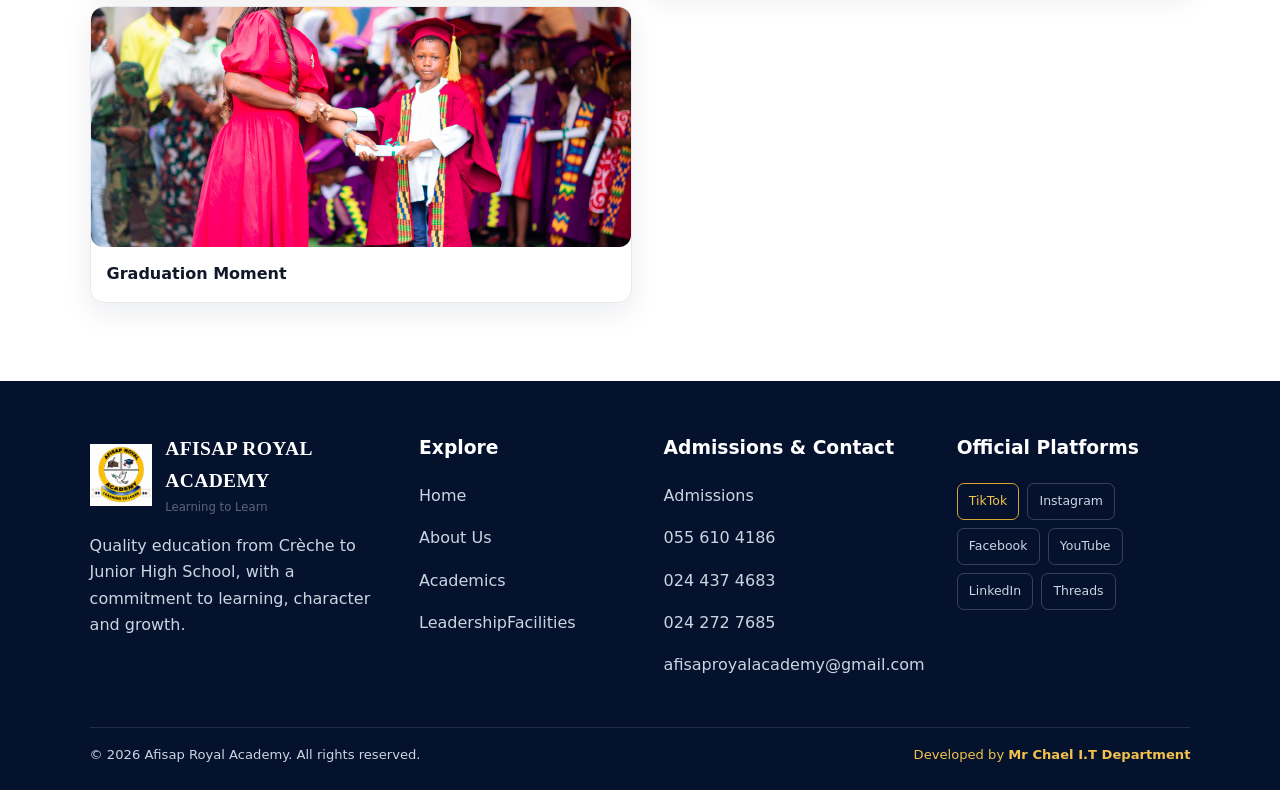
<file: pages/gallery.html>
<!DOCTYPE html>
<html lang="en"><head><meta charset="utf-8"/><meta content="width=device-width,initial-scale=1" name="viewport"/>
<title>Gallery | AFISAP Royal Academy</title>
<meta content="View photos and highlights from school life, activities and events at AFISAP Royal Academy." name="description"/>
<link href="../styles.css" rel="stylesheet"/><meta content="index, follow" name="robots"/><link href="https://www.afisaproyalacademy.com/pages/gallery.html" rel="canonical"/><meta content="Gallery | AFISAP Royal Academy" property="og:title"/><meta content="View photos and highlights from school life, activities and events at AFISAP Royal Academy." property="og:description"/><meta content="website" property="og:type"/><meta content="https://www.afisaproyalacademy.com/pages/gallery.html" property="og:url"/></head><body class="page-watermark">
<div class="topbar"><div class="left"><span>📮 P.O. Box SE 58, Suame, Kumasi</span><span>📍 Abuakwa Atwima Agogo, Ashanti Region, Ghana</span><span>☎ 055 610 4186</span><span>☎ 024 437 4683</span><span>☎ 024 272 7685</span></div>
<div class="right"><a href="https://www.tiktok.com/@afisaproyalacademy">TikTok</a><a href="https://www.instagram.com/afisaproyalacademy/">Instagram</a><a href="https://www.youtube.com/@afisaproyalacademy">YouTube</a></div></div>
<nav class="nav"><a class="brand" href="../index.html"><img alt="Afisap Royal Academy logo" src="../assets/logo.png"/><span><strong>AFISAP ROYAL ACADEMY</strong><span>Learning to Learn</span></span></a>
<button class="menu">☰</button><div class="navlinks"><a href="../index.html">Home</a>
<a href="about.html">About Us</a>
<a href="academics.html">Academics</a>
<a href="leadership.html">Leadership</a><a href="facilities.html">Facilities</a>
<a href="admissions.html">Admissions</a>
<a class="active" href="gallery.html">Gallery</a>
<a href="news.html">News &amp; Events</a>
<a href="../portal/">Management System</a><a href="contact.html">Contact</a><a class="btn btn-gold" href="../apply/">APPLY NOW</a></div></nav>
<main>
<section class="page-hero"><div><div class="eyebrow">Gallery</div><h1>Life at Afisap.</h1><p>A visual collection of school activities, cultural moments and graduation celebrations.</p></div></section>
<section class="section">
<div class="section-head"><div class="eyebrow">School Gallery</div><h2>Moments Worth Remembering</h2></div>
<div class="gallery gallery-large">
<figure><img alt="Afisap Royal Academy school cultural activity" src="../assets/hero-1.png"/><figcaption>School Cultural Activity</figcaption></figure>
<figure><img alt="Afisap Royal Academy pupils in traditional attire" src="../assets/hero-2.png"/><figcaption>Cultural Performance</figcaption></figure>
<figure><img alt="Afisap Royal Academy graduation" src="../assets/hero-3.png"/><figcaption>Graduation Celebration</figcaption></figure>
<figure><img alt="Afisap Royal Academy pupils" src="../assets/hero-4.png"/><figcaption>School Community</figcaption></figure>
<figure><img alt="Afisap Royal Academy graduation ceremony" src="../assets/hero-5.png"/><figcaption>Graduation Ceremony</figcaption></figure>
<figure><img alt="Afisap Royal Academy graduation" src="../assets/hero-6.png"/><figcaption>Celebrating Achievement</figcaption></figure>
<figure><img alt="Afisap Royal Academy graduation presentation" src="../assets/hero-7.png"/><figcaption>Graduation Moment</figcaption></figure>
</div>
</section>
</main>
<footer class="footer">
<div class="footer-grid">
<div>
<div class="brand">
<img alt="Afisap Royal Academy logo" src="../assets/logo.png"/>
<span><strong>AFISAP ROYAL ACADEMY</strong><span>Learning to Learn</span></span>
</div>
<p>Quality education from Crèche to Junior High School, with a commitment to learning, character and growth.</p>
</div>
<div>
<h3>Explore</h3>
<p><a href="../index.html">Home</a></p>
<p><a href="about.html">About Us</a></p>
<p><a href="academics.html">Academics</a></p>
<p><a href="leadership.html">Leadership</a><a href="facilities.html">Facilities</a></p>
</div>
<div>
<h3>Admissions &amp; Contact</h3>
<p><a href="admissions.html">Admissions</a></p>
<p>055 610 4186</p>
<p>024 437 4683</p>
<p>024 272 7685</p>
<p><a href="mailto:afisaproyalacademy@gmail.com">afisaproyalacademy@gmail.com</a></p>
</div>
<div>
<h3>Official Platforms</h3>
<div class="socials">
<a href="https://www.tiktok.com/@afisaproyalacademy">TikTok</a>
<a href="https://www.instagram.com/afisaproyalacademy/">Instagram</a>
<a href="https://www.facebook.com/share/1DWaYiV4zG/?mibextid=wwXIfr">Facebook</a>
<a href="https://www.youtube.com/@afisaproyalacademy">YouTube</a>
<a href="https://www.linkedin.com/in/afisap-royal-academy-01090b42a/">LinkedIn</a>
<a href="https://www.threads.com/afisaproyalacademy">Threads</a>
</div>
</div>
</div>
<div class="copyright">
<span>© 2026 Afisap Royal Academy. All rights reserved.</span>
<span class="developer">Developed by <a href="https://mr-chael-it-department.appiatusr.chatgpt.site/" rel="noopener" target="_blank"><strong>Mr Chael I.T Department</strong></a></span>
</div>
</footer>
<script src="../script.js"></script><div class="ai-school-widget" id="schoolAssistant"><button aria-label="Open Afisap School Assistant" class="ai-launcher" id="aiLauncher">🤖</button><div class="ai-panel" id="aiPanel"><div class="ai-head"><div><strong>Afisap Assistant</strong><small>School Information</small></div><button id="aiClose">×</button></div><div class="ai-messages" id="aiMessages"><div class="ai-msg bot">Hello! I’m the Afisap Royal Academy assistant. Ask me about programs, admissions, contact details, reopening, languages or the school location.</div></div><div class="ai-suggestions"><button data-q="What programs does Afisap offer?">Programs</button><button data-q="When does school reopen?">Reopening</button><button data-q="How can I contact the school?">Contact</button><button data-q="What languages are offered?">Languages</button></div><form id="aiForm"><input autocomplete="off" id="aiInput" placeholder="Ask about the school..."/><button>Send</button></form></div></div>
<script src="../script.js"></script></body></html>
</file>
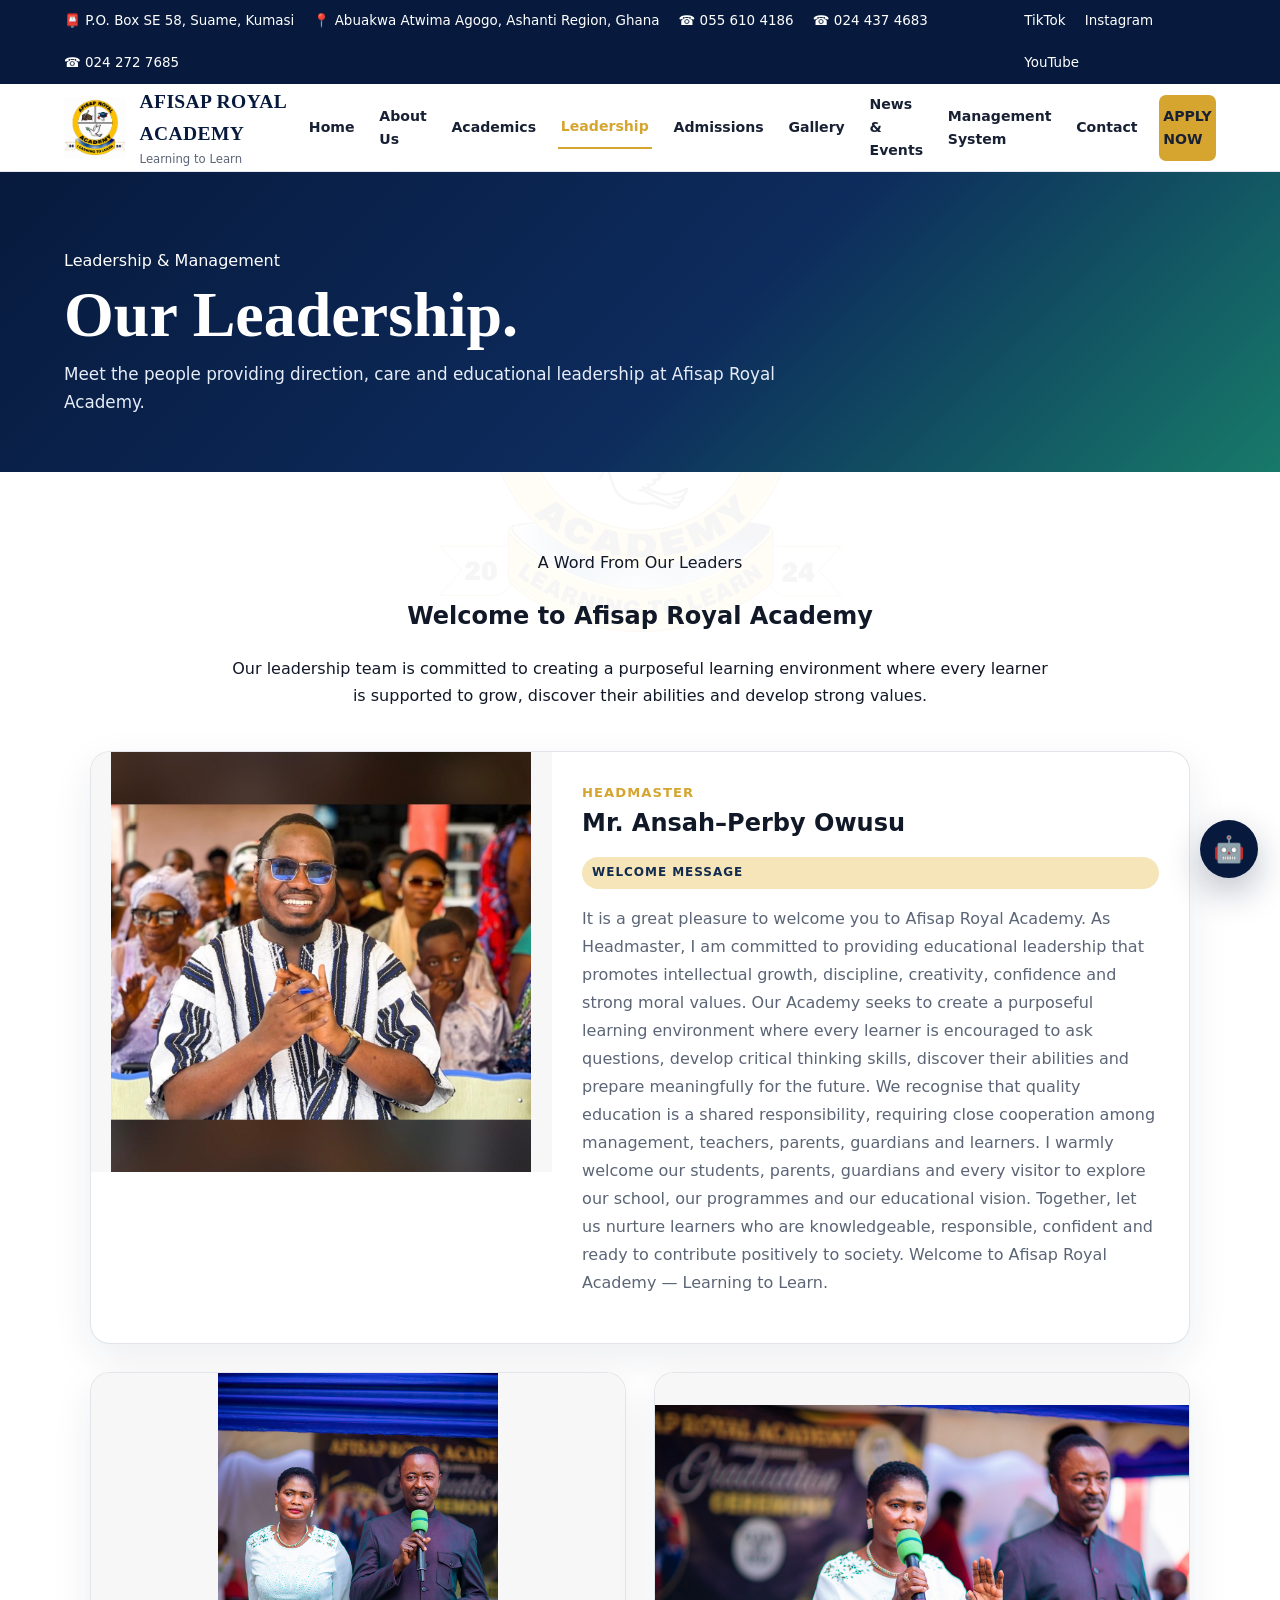
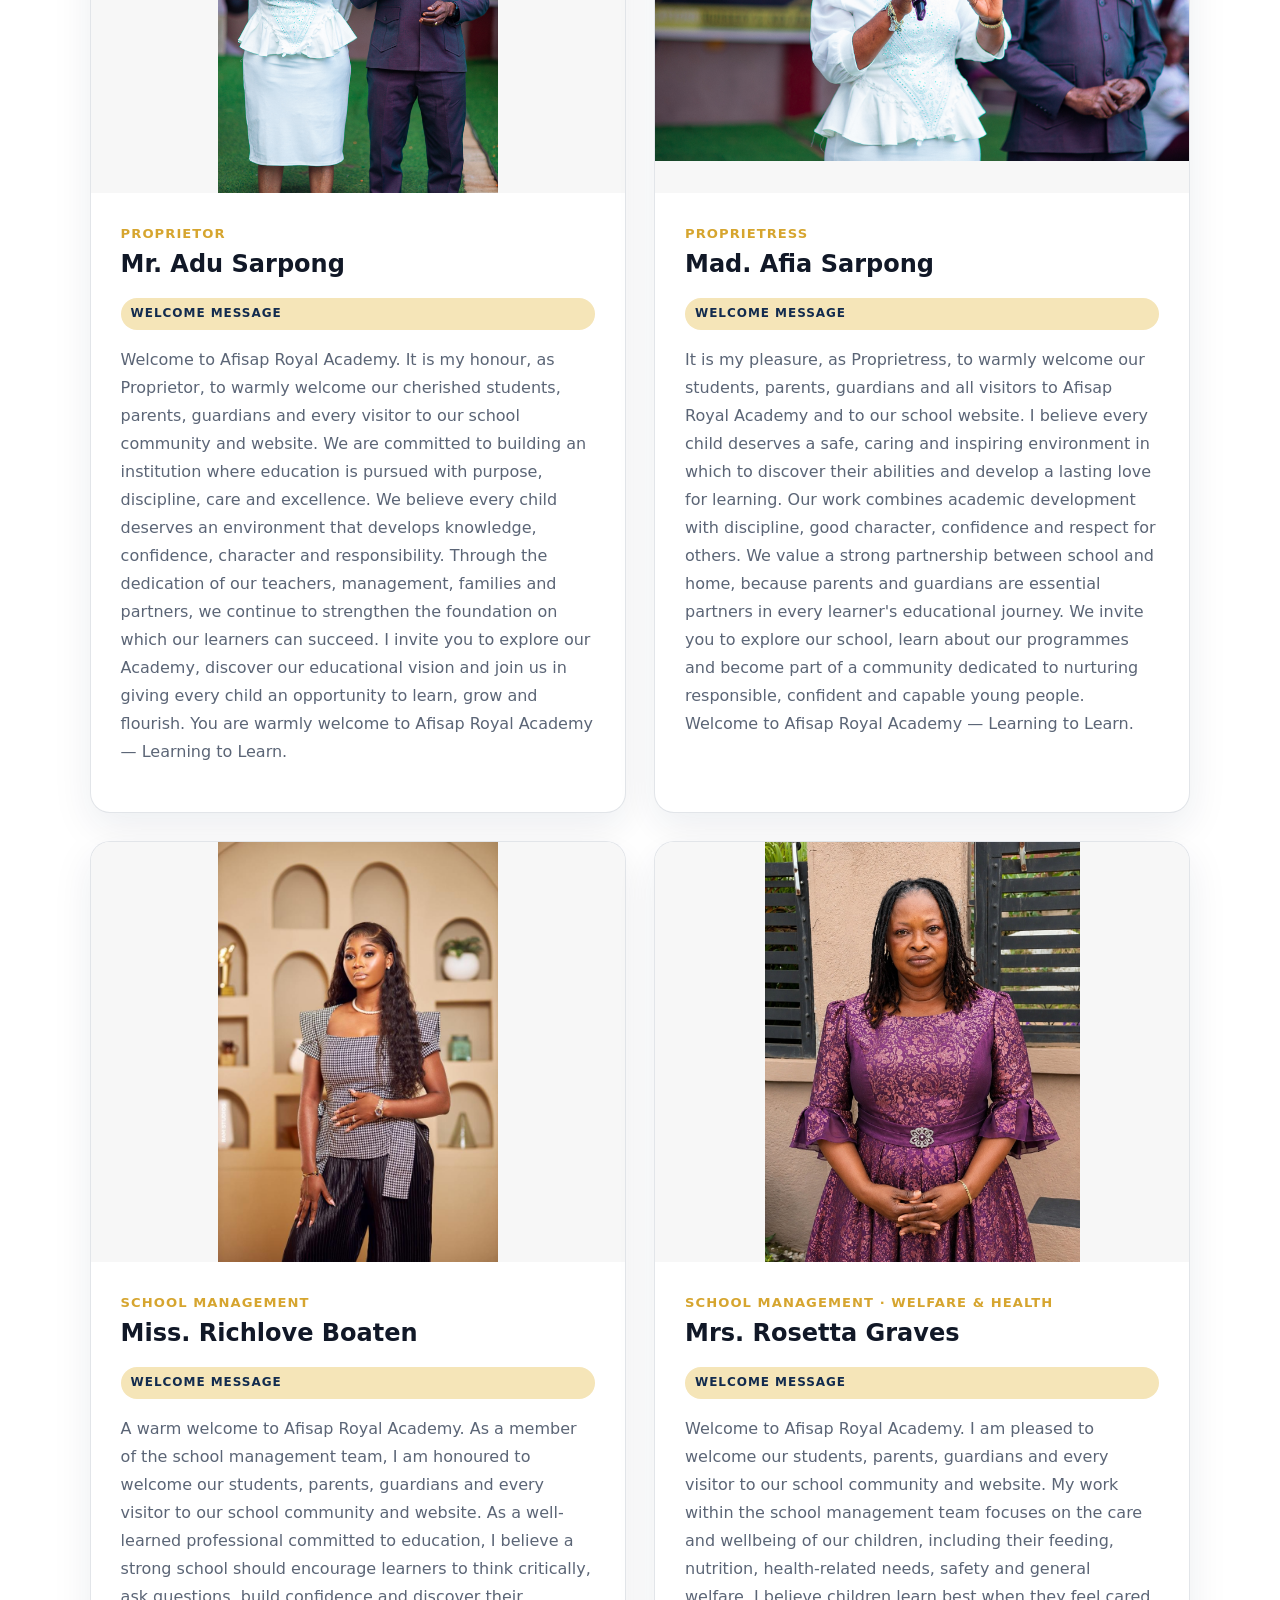
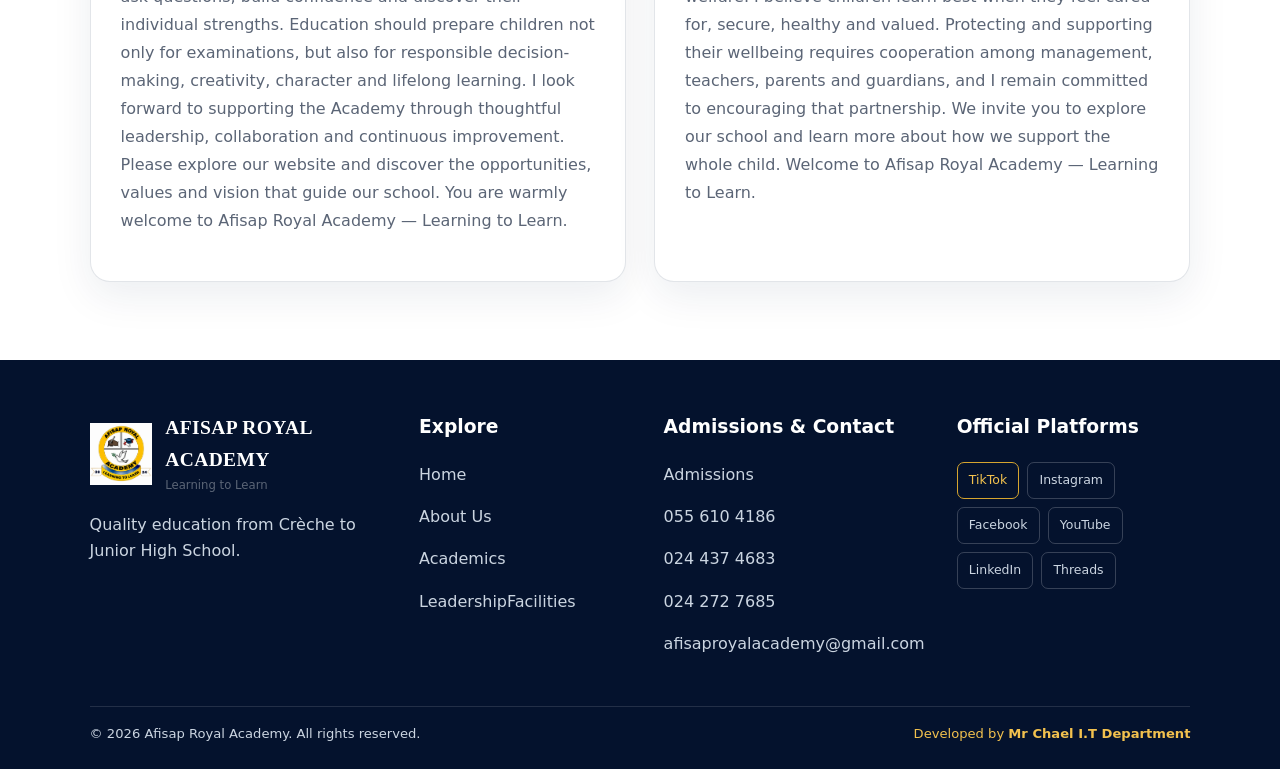
<file: pages/leadership.html>
<!DOCTYPE html>
<html lang="en"><head><meta charset="utf-8"/><meta content="width=device-width,initial-scale=1" name="viewport"/>
<title>Leadership | AFISAP Royal Academy</title>
<meta content="Meet the leadership of AFISAP Royal Academy and learn about the people guiding the school." name="description"/>
<link href="../styles.css" rel="stylesheet"/><style>.welcome-label{display:inline-block;margin:0 0 10px;padding:6px 10px;border-radius:999px;background:#f5e5b8;color:#122b4e;font-size:.75rem;font-weight:800;letter-spacing:.08em;text-transform:uppercase}</style><style id="leadership-final-fix">
.management-grid{display:grid!important;grid-template-columns:repeat(2,minmax(0,1fr))!important;gap:28px!important}
.management-card{display:flex!important;flex-direction:column!important;visibility:visible!important;opacity:1!important;height:auto!important;overflow:hidden!important}
.management-card.headmaster{grid-column:1/-1!important;display:grid!important;grid-template-columns:42% 58%!important}
.management-card > div:first-child{display:block!important;visibility:visible!important;opacity:1!important}
.management-card > img,.management-card > div:first-child > img{display:block!important;visibility:visible!important;opacity:1!important;width:100%!important;height:420px!important;min-height:420px!important;object-fit:contain!important;object-position:center center!important;background:#f7f7f7!important}
.management-body{display:block!important;visibility:visible!important;opacity:1!important;height:auto!important;overflow:visible!important;padding:30px!important;align-self:stretch!important}
.management-body .role,.management-body h2,.management-body .welcome-label,.management-body p{display:block!important;visibility:visible!important;opacity:1!important}
.management-body h2{margin:0 0 14px!important}
.management-body p{line-height:1.75!important;color:var(--slate)!important}
@media(max-width:1000px){.management-grid{grid-template-columns:1fr!important}.management-card.headmaster{grid-column:auto!important;display:flex!important}}
@media(max-width:620px){.management-card > img,.management-card > div:first-child > img{height:360px!important;min-height:360px!important;object-fit:contain!important}.management-body{padding:22px!important}}
</style><meta content="index, follow" name="robots"/><link href="https://www.afisaproyalacademy.com/pages/leadership.html" rel="canonical"/><meta content="Leadership | AFISAP Royal Academy" property="og:title"/><meta content="Meet the leadership of AFISAP Royal Academy and learn about the people guiding the school." property="og:description"/><meta content="website" property="og:type"/><meta content="https://www.afisaproyalacademy.com/pages/leadership.html" property="og:url"/></head><body class="page-watermark">
<div class="topbar"><div class="left"><span>📮 P.O. Box SE 58, Suame, Kumasi</span><span>📍 Abuakwa Atwima Agogo, Ashanti Region, Ghana</span><span>☎ 055 610 4186</span><span>☎ 024 437 4683</span><span>☎ 024 272 7685</span></div><div class="right"><a href="https://www.tiktok.com/@afisaproyalacademy">TikTok</a><a href="https://www.instagram.com/afisaproyalacademy/">Instagram</a><a href="https://www.youtube.com/@afisaproyalacademy">YouTube</a></div></div>
<nav class="nav"><a class="brand" href="../index.html"><img alt="Afisap Royal Academy logo" src="../assets/logo.png"/><span><strong>AFISAP ROYAL ACADEMY</strong><span>Learning to Learn</span></span></a><button class="menu">☰</button><div class="navlinks"><a href="../index.html">Home</a><a href="about.html">About Us</a><a href="academics.html">Academics</a><a class="active" href="leadership.html">Leadership</a><a href="admissions.html">Admissions</a><a href="gallery.html">Gallery</a><a href="news.html">News &amp; Events</a><a href="../portal/">Management System</a><a href="contact.html">Contact</a><a class="btn btn-gold" href="../apply/">APPLY NOW</a></div></nav>
<main>
<section class="page-hero"><div><div class="eyebrow">Leadership &amp; Management</div><h1>Our Leadership.</h1><p>Meet the people providing direction, care and educational leadership at Afisap Royal Academy.</p></div></section>
<section class="section">
<div class="management-intro"><div class="eyebrow">A Word From Our Leaders</div><h2>Welcome to Afisap Royal Academy</h2><p>Our leadership team is committed to creating a purposeful learning environment where every learner is supported to grow, discover their abilities and develop strong values.</p></div>
<div class="management-grid">
<article class="management-card headmaster"><div><img alt="Mr. Ansah–Perby Owusu, Headmaster of Afisap Royal Academy" src="../assets/headmaster.png"/></div><div class="management-body"><div class="role">Headmaster</div><h2>Mr. Ansah–Perby Owusu</h2><div class="welcome-label">Welcome Message</div><p>It is a great pleasure to welcome you to Afisap Royal Academy. As Headmaster, I am committed to providing educational leadership that promotes intellectual growth, discipline, creativity, confidence and strong moral values. Our Academy seeks to create a purposeful learning environment where every learner is encouraged to ask questions, develop critical thinking skills, discover their abilities and prepare meaningfully for the future. We recognise that quality education is a shared responsibility, requiring close cooperation among management, teachers, parents, guardians and learners. I warmly welcome our students, parents, guardians and every visitor to explore our school, our programmes and our educational vision. Together, let us nurture learners who are knowledgeable, responsible, confident and ready to contribute positively to society. Welcome to Afisap Royal Academy — Learning to Learn.</p></div></article>
<article class="management-card"><img alt="Mr. Adu Sarpong, Proprietor" src="../assets/proprietor.png"/><div class="management-body"><div class="role">Proprietor</div><h2>Mr. Adu Sarpong</h2><div class="welcome-label">Welcome Message</div><p>Welcome to Afisap Royal Academy. It is my honour, as Proprietor, to warmly welcome our cherished students, parents, guardians and every visitor to our school community and website. We are committed to building an institution where education is pursued with purpose, discipline, care and excellence. We believe every child deserves an environment that develops knowledge, confidence, character and responsibility. Through the dedication of our teachers, management, families and partners, we continue to strengthen the foundation on which our learners can succeed. I invite you to explore our Academy, discover our educational vision and join us in giving every child an opportunity to learn, grow and flourish. You are warmly welcome to Afisap Royal Academy — Learning to Learn.</p></div></article>
<article class="management-card"><img alt="Afia Sarpong, Proprietress" src="../assets/proprietress.png"/><div class="management-body"><div class="role">Proprietress</div><h2>Mad. Afia Sarpong</h2><div class="welcome-label">Welcome Message</div><p>It is my pleasure, as Proprietress, to warmly welcome our students, parents, guardians and all visitors to Afisap Royal Academy and to our school website. I believe every child deserves a safe, caring and inspiring environment in which to discover their abilities and develop a lasting love for learning. Our work combines academic development with discipline, good character, confidence and respect for others. We value a strong partnership between school and home, because parents and guardians are essential partners in every learner's educational journey. We invite you to explore our school, learn about our programmes and become part of a community dedicated to nurturing responsible, confident and capable young people. Welcome to Afisap Royal Academy — Learning to Learn.</p></div></article>
<article class="management-card"><img alt="Miss Richlove Boaten" src="../assets/richlove-boaten.png"/><div class="management-body"><div class="role">School Management</div><h2>Miss. Richlove Boaten</h2><div class="welcome-label">Welcome Message</div><p>A warm welcome to Afisap Royal Academy. As a member of the school management team, I am honoured to welcome our students, parents, guardians and every visitor to our school community and website. As a well-learned professional committed to education, I believe a strong school should encourage learners to think critically, ask questions, build confidence and discover their individual strengths. Education should prepare children not only for examinations, but also for responsible decision-making, creativity, character and lifelong learning. I look forward to supporting the Academy through thoughtful leadership, collaboration and continuous improvement. Please explore our website and discover the opportunities, values and vision that guide our school. You are warmly welcome to Afisap Royal Academy — Learning to Learn.</p></div></article>
<article class="management-card"><img alt="Mrs. Rosetta Graves" src="../assets/rosetta-graves.png"/><div class="management-body"><div class="role">School Management · Welfare &amp; Health</div><h2>Mrs. Rosetta Graves</h2><div class="welcome-label">Welcome Message</div><p>Welcome to Afisap Royal Academy. I am pleased to welcome our students, parents, guardians and every visitor to our school community and website. My work within the school management team focuses on the care and wellbeing of our children, including their feeding, nutrition, health-related needs, safety and general welfare. I believe children learn best when they feel cared for, secure, healthy and valued. Protecting and supporting their wellbeing requires cooperation among management, teachers, parents and guardians, and I remain committed to encouraging that partnership. We invite you to explore our school and learn more about how we support the whole child. Welcome to Afisap Royal Academy — Learning to Learn.</p></div></article>
</div></section>
</main>
<footer class="footer"><div class="footer-grid"><div><div class="brand"><img alt="Afisap Royal Academy logo" src="../assets/logo.png"/><span><strong>AFISAP ROYAL ACADEMY</strong><span>Learning to Learn</span></span></div><p>Quality education from Crèche to Junior High School.</p></div><div><h3>Explore</h3><p><a href="../index.html">Home</a></p><p><a href="about.html">About Us</a></p><p><a href="academics.html">Academics</a></p><p><a href="leadership.html">Leadership</a><a href="facilities.html">Facilities</a></p></div><div><h3>Admissions &amp; Contact</h3><p><a href="admissions.html">Admissions</a></p><p>055 610 4186</p><p>024 437 4683</p><p>024 272 7685</p><p><a href="mailto:afisaproyalacademy@gmail.com">afisaproyalacademy@gmail.com</a></p></div><div><h3>Official Platforms</h3><div class="socials"><a href="https://www.tiktok.com/@afisaproyalacademy">TikTok</a><a href="https://www.instagram.com/afisaproyalacademy/">Instagram</a><a href="https://www.facebook.com/share/1DWaYiV4zG/?mibextid=wwXIfr">Facebook</a><a href="https://www.youtube.com/@afisaproyalacademy">YouTube</a><a href="https://www.linkedin.com/in/afisap-royal-academy-01090b42a/">LinkedIn</a><a href="https://www.threads.com/afisaproyalacademy">Threads</a></div></div></div>
<div class="copyright"><span>© 2026 Afisap Royal Academy. All rights reserved.</span><span class="developer">Developed by <a href="https://mr-chael-it-department.appiatusr.chatgpt.site/" rel="noopener" target="_blank"><strong>Mr Chael I.T Department</strong></a></span></div></footer>
<script src="../script.js"></script><div class="ai-school-widget" id="schoolAssistant"><button aria-label="Open Afisap School Assistant" class="ai-launcher" id="aiLauncher">🤖</button><div class="ai-panel" id="aiPanel"><div class="ai-head"><div><strong>Afisap Assistant</strong><small>School Information</small></div><button id="aiClose">×</button></div><div class="ai-messages" id="aiMessages"><div class="ai-msg bot">Hello! I’m the Afisap Royal Academy assistant. Ask me about programs, admissions, contact details, reopening, languages or the school location.</div></div><div class="ai-suggestions"><button data-q="What programs does Afisap offer?">Programs</button><button data-q="When does school reopen?">Reopening</button><button data-q="How can I contact the school?">Contact</button><button data-q="What languages are offered?">Languages</button></div><form id="aiForm"><input autocomplete="off" id="aiInput" placeholder="Ask about the school..."/><button>Send</button></form></div></div><script src="../script.js"></script></body></html>
</file>
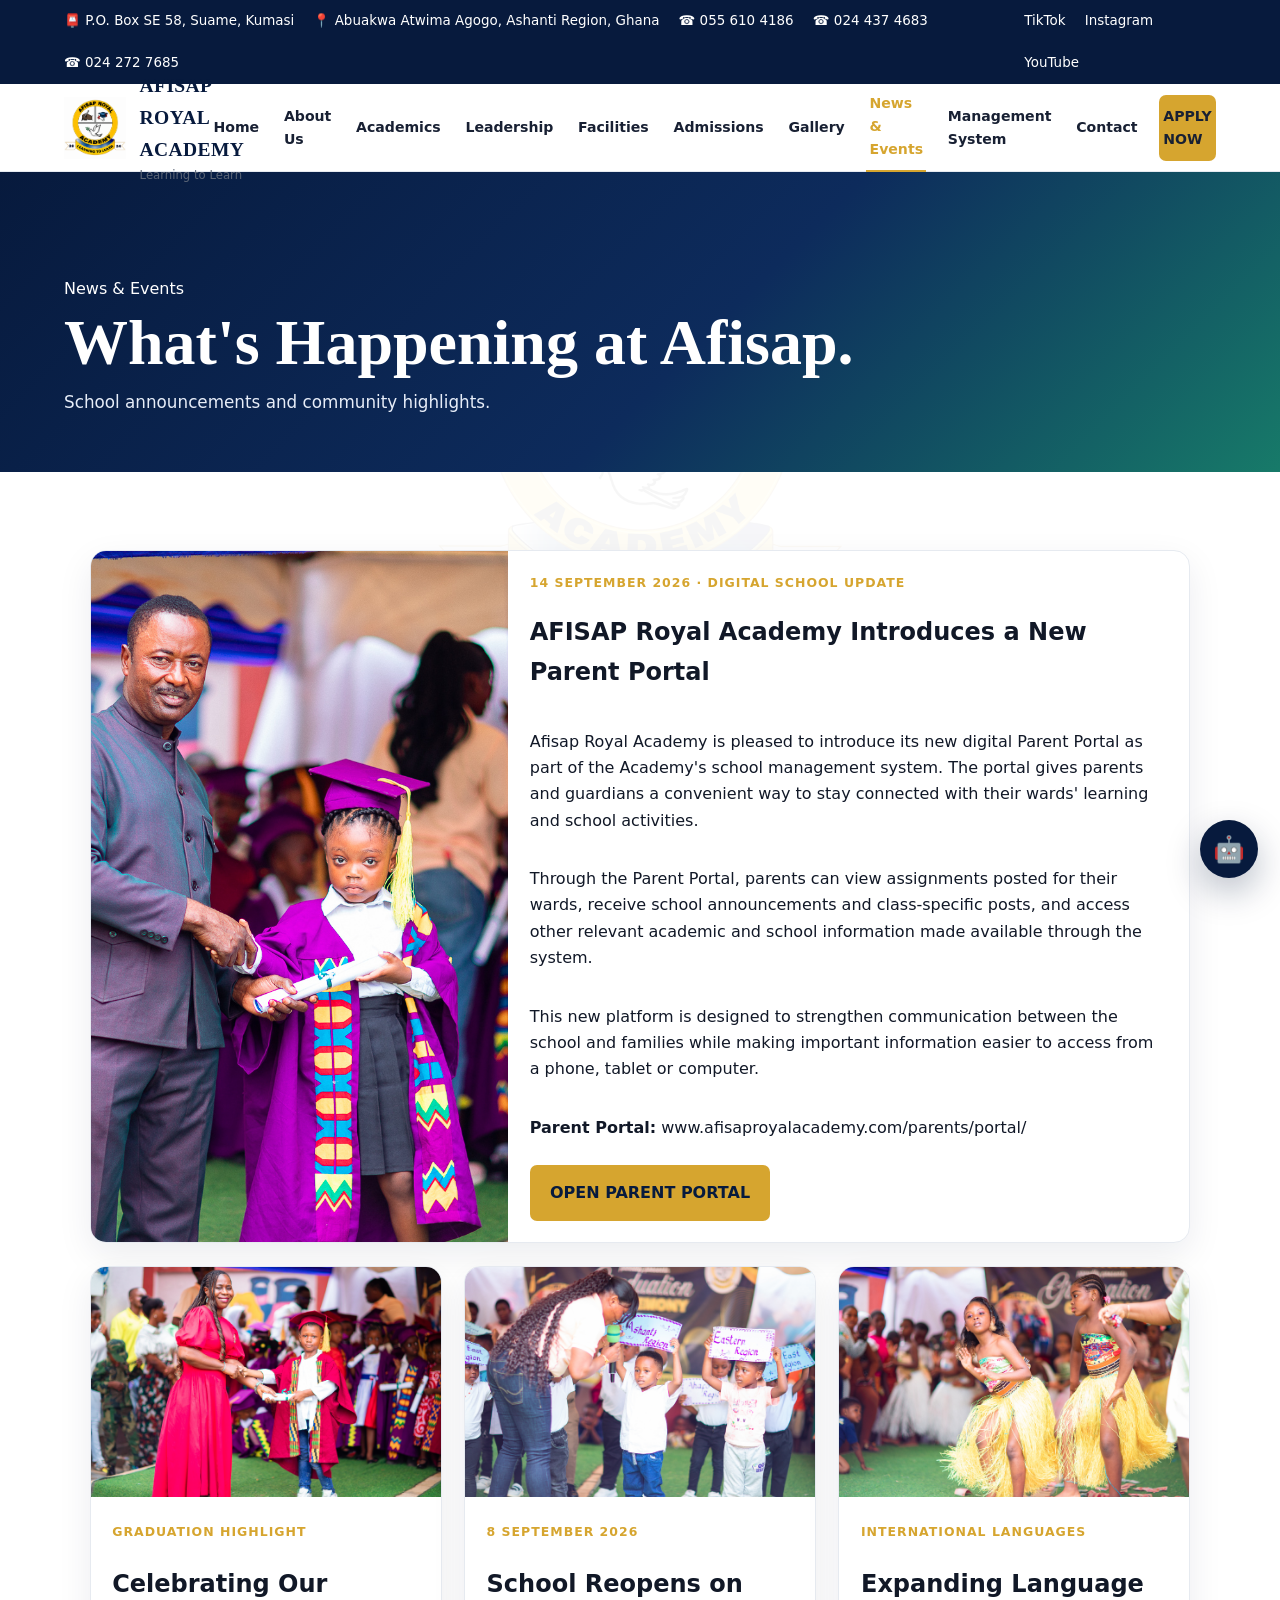
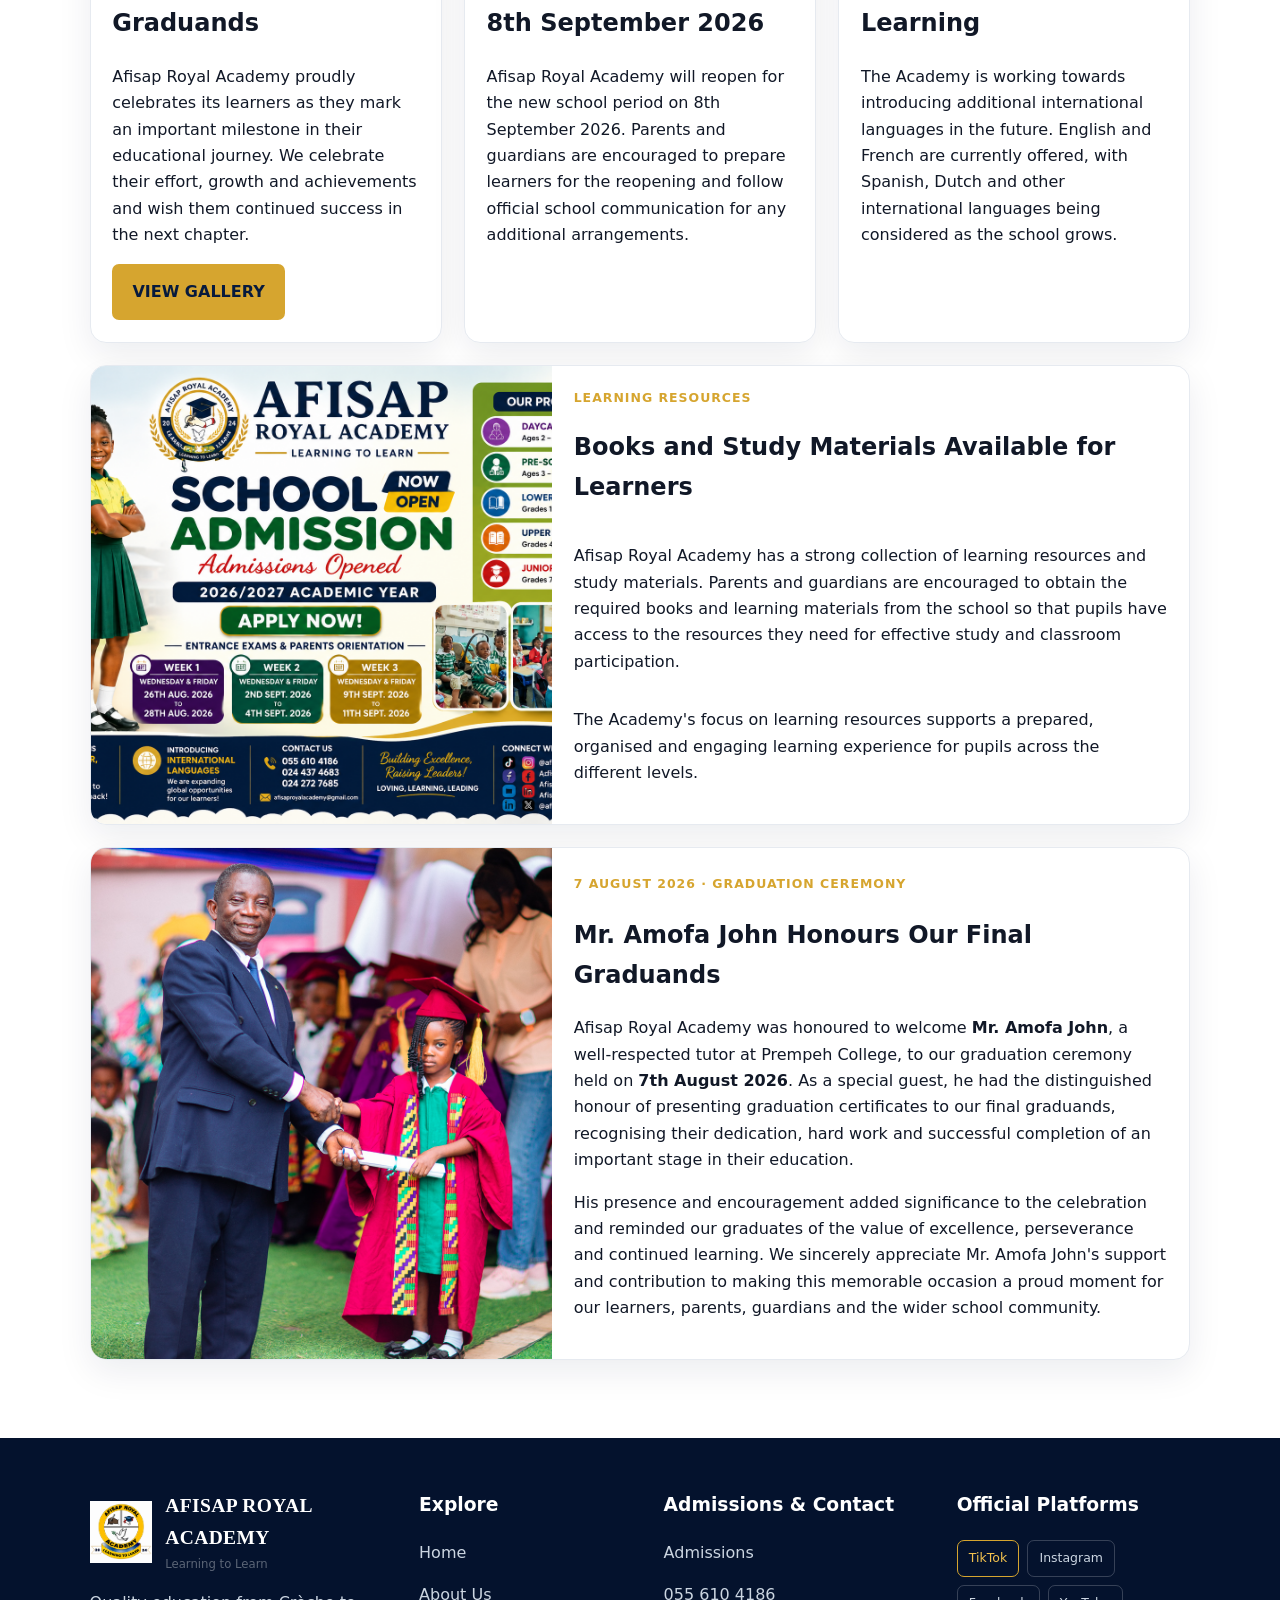
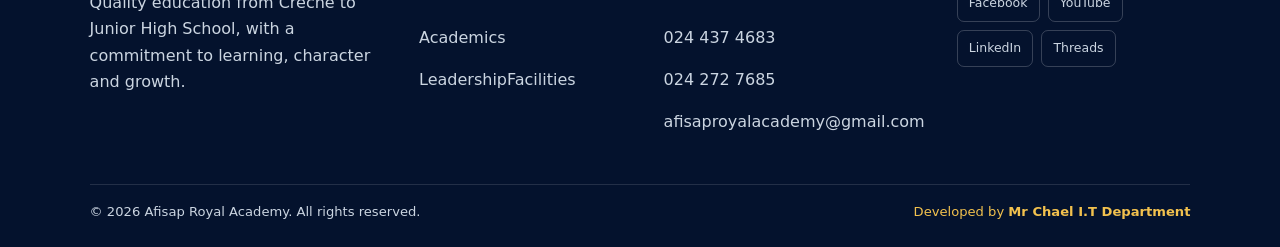
<file: pages/news.html>
<!DOCTYPE html>
<html lang="en"><head><meta charset="utf-8"/><meta content="width=device-width,initial-scale=1" name="viewport"/>
<title>News &amp; Events | AFISAP Royal Academy</title>
<meta content="Read the latest news, announcements and events from AFISAP Royal Academy." name="description"/>
<link href="../styles.css" rel="stylesheet"/><meta content="index, follow" name="robots"/><link href="https://www.afisaproyalacademy.com/pages/news.html" rel="canonical"/><meta content="News &amp; Events | AFISAP Royal Academy" property="og:title"/><meta content="Read the latest news, announcements and events from AFISAP Royal Academy." property="og:description"/><meta content="website" property="og:type"/><meta content="https://www.afisaproyalacademy.com/pages/news.html" property="og:url"/></head><body class="page-watermark">
<div class="topbar"><div class="left"><span>📮 P.O. Box SE 58, Suame, Kumasi</span><span>📍 Abuakwa Atwima Agogo, Ashanti Region, Ghana</span><span>☎ 055 610 4186</span><span>☎ 024 437 4683</span><span>☎ 024 272 7685</span></div>
<div class="right"><a href="https://www.tiktok.com/@afisaproyalacademy">TikTok</a><a href="https://www.instagram.com/afisaproyalacademy/">Instagram</a><a href="https://www.youtube.com/@afisaproyalacademy">YouTube</a></div></div>
<nav class="nav"><a class="brand" href="../index.html"><img alt="Afisap Royal Academy logo" src="../assets/logo.png"/><span><strong>AFISAP ROYAL ACADEMY</strong><span>Learning to Learn</span></span></a>
<button class="menu">☰</button><div class="navlinks"><a href="../index.html">Home</a>
<a href="about.html">About Us</a>
<a href="academics.html">Academics</a>
<a href="leadership.html">Leadership</a><a href="facilities.html">Facilities</a>
<a href="admissions.html">Admissions</a>
<a href="gallery.html">Gallery</a>
<a class="active" href="news.html">News &amp; Events</a>
<a href="../portal/">Management System</a><a href="contact.html">Contact</a><a class="btn btn-gold" href="../apply/">APPLY NOW</a></div></nav>
<main>
<section class="page-hero"><div><div class="eyebrow">News &amp; Events</div><h1>What's Happening at Afisap.</h1><p>School announcements and community highlights.</p></div></section>
<section class="section">
<div class="news-grid">
<article class="news-card portal-news"><img alt="AFISAP Royal Academy digital school portal" src="../assets/hero-6.png"/><div class="news-body"><span class="news-date">14 September 2026 · Digital School Update</span><h2>AFISAP Royal Academy Introduces a New Parent Portal</h2><p>Afisap Royal Academy is pleased to introduce its new digital Parent Portal as part of the Academy's school management system. The portal gives parents and guardians a convenient way to stay connected with their wards' learning and school activities.</p><p>Through the Parent Portal, parents can view assignments posted for their wards, receive school announcements and class-specific posts, and access other relevant academic and school information made available through the system.</p><p>This new platform is designed to strengthen communication between the school and families while making important information easier to access from a phone, tablet or computer.</p><p><strong>Parent Portal:</strong> <a href="../parents/portal/">www.afisaproyalacademy.com/parents/portal/</a></p><a class="btn btn-gold" href="../parents/portal/">OPEN PARENT PORTAL</a></div></article>
<article class="news-card"><img alt="Afisap Royal Academy graduation" src="../assets/hero-7.png"/><div class="news-body"><span class="news-date">Graduation Highlight</span><h2>Celebrating Our Graduands</h2><p>Afisap Royal Academy proudly celebrates its learners as they mark an important milestone in their educational journey. We celebrate their effort, growth and achievements and wish them continued success in the next chapter.</p><a class="btn btn-gold" href="gallery.html">VIEW GALLERY</a></div></article>
<article class="news-card"><img alt="Afisap Royal Academy school activity" src="../assets/hero-4.png"/><div class="news-body"><span class="news-date">8 September 2026</span><h2>School Reopens on 8th September 2026</h2><p>Afisap Royal Academy will reopen for the new school period on 8th September 2026. Parents and guardians are encouraged to prepare learners for the reopening and follow official school communication for any additional arrangements.</p></div></article>
<article class="news-card"><img alt="Afisap Royal Academy cultural activity" src="../assets/hero-2.png"/><div class="news-body"><span class="news-date">International Languages</span><h2>Expanding Language Learning</h2><p>The Academy is working towards introducing additional international languages in the future. English and French are currently offered, with Spanish, Dutch and other international languages being considered as the school grows.</p></div></article>
<article class="news-card books"><img alt="Books and learning materials available to learners" src="../assets/admissions-poster.png"/><div class="news-body"><span class="news-date">Learning Resources</span><h2>Books and Study Materials Available for Learners</h2><p>Afisap Royal Academy has a strong collection of learning resources and study materials. Parents and guardians are encouraged to obtain the required books and learning materials from the school so that pupils have access to the resources they need for effective study and classroom participation.</p><p>The Academy's focus on learning resources supports a prepared, organised and engaging learning experience for pupils across the different levels.</p></div></article>
<article class="news-card ceremony"><img alt="Mr. Amofa John presenting a graduation certificate to a final graduand at Afisap Royal Academy" src="../assets/amofa-john.png"/><div class="news-body"><span class="news-date">7 August 2026 · Graduation Ceremony</span><h2>Mr. Amofa John Honours Our Final Graduands</h2><p>Afisap Royal Academy was honoured to welcome <strong>Mr. Amofa John</strong>, a well-respected tutor at Prempeh College, to our graduation ceremony held on <strong>7th August 2026</strong>. As a special guest, he had the distinguished honour of presenting graduation certificates to our final graduands, recognising their dedication, hard work and successful completion of an important stage in their education.</p><p>His presence and encouragement added significance to the celebration and reminded our graduates of the value of excellence, perseverance and continued learning. We sincerely appreciate Mr. Amofa John's support and contribution to making this memorable occasion a proud moment for our learners, parents, guardians and the wider school community.</p></div></article>
</div>
</section>
</main>
<footer class="footer">
<div class="footer-grid">
<div>
<div class="brand">
<img alt="Afisap Royal Academy logo" src="../assets/logo.png"/>
<span><strong>AFISAP ROYAL ACADEMY</strong><span>Learning to Learn</span></span>
</div>
<p>Quality education from Crèche to Junior High School, with a commitment to learning, character and growth.</p>
</div>
<div>
<h3>Explore</h3>
<p><a href="../index.html">Home</a></p>
<p><a href="about.html">About Us</a></p>
<p><a href="academics.html">Academics</a></p>
<p><a href="leadership.html">Leadership</a><a href="facilities.html">Facilities</a></p>
</div>
<div>
<h3>Admissions &amp; Contact</h3>
<p><a href="admissions.html">Admissions</a></p>
<p>055 610 4186</p>
<p>024 437 4683</p>
<p>024 272 7685</p>
<p><a href="mailto:afisaproyalacademy@gmail.com">afisaproyalacademy@gmail.com</a></p>
</div>
<div>
<h3>Official Platforms</h3>
<div class="socials">
<a href="https://www.tiktok.com/@afisaproyalacademy">TikTok</a>
<a href="https://www.instagram.com/afisaproyalacademy/">Instagram</a>
<a href="https://www.facebook.com/share/1DWaYiV4zG/?mibextid=wwXIfr">Facebook</a>
<a href="https://www.youtube.com/@afisaproyalacademy">YouTube</a>
<a href="https://www.linkedin.com/in/afisap-royal-academy-01090b42a/">LinkedIn</a>
<a href="https://www.threads.com/afisaproyalacademy">Threads</a>
</div>
</div>
</div>
<div class="copyright">
<span>© 2026 Afisap Royal Academy. All rights reserved.</span>
<span class="developer">Developed by <a href="https://mr-chael-it-department.appiatusr.chatgpt.site/" rel="noopener" target="_blank"><strong>Mr Chael I.T Department</strong></a></span>
</div>
</footer>
<script src="../script.js"></script><div class="ai-school-widget" id="schoolAssistant"><button aria-label="Open Afisap School Assistant" class="ai-launcher" id="aiLauncher">🤖</button><div class="ai-panel" id="aiPanel"><div class="ai-head"><div><strong>Afisap Assistant</strong><small>School Information</small></div><button id="aiClose">×</button></div><div class="ai-messages" id="aiMessages"><div class="ai-msg bot">Hello! I’m the Afisap Royal Academy assistant. Ask me about programs, admissions, contact details, reopening, languages or the school location.</div></div><div class="ai-suggestions"><button data-q="What programs does Afisap offer?">Programs</button><button data-q="When does school reopen?">Reopening</button><button data-q="How can I contact the school?">Contact</button><button data-q="What languages are offered?">Languages</button></div><form id="aiForm"><input autocomplete="off" id="aiInput" placeholder="Ask about the school..."/><button>Send</button></form></div></div>
<script src="../script.js"></script></body></html>
</file>
<file: styles.css>
:root{
  --navy:#071a3d;
  --navy2:#0d2b5c;
  --gold:#d6a52f;
  --gold2:#f2c14e;
  --white:#ffffff;
  --ink:#111827;
  --slate:#5b6576;
  --emerald:#177a69;
  --mist:#f6f8fb;
  --line:#e6eaf0;
  --shadow:0 18px 50px rgba(7,26,61,.12);
}
*{box-sizing:border-box}
html{scroll-behavior:smooth}
body{margin:0;font-family:Inter,ui-sans-serif,system-ui,-apple-system,"Segoe UI",Arial,sans-serif;color:var(--ink);background:var(--white);line-height:1.65}
a{text-decoration:none;color:inherit}
img{max-width:100%;display:block}
.topbar{background:var(--navy);color:#fff;font-size:.84rem;padding:.65rem 5vw;display:flex;justify-content:space-between;gap:1rem;align-items:center}
.topbar .left,.topbar .right{display:flex;gap:1.2rem;align-items:center;flex-wrap:wrap}
.topbar a:hover{color:var(--gold2)}
.nav{height:88px;background:#fff;display:flex;align-items:center;justify-content:space-between;padding:0 5vw;border-bottom:1px solid var(--line);position:sticky;top:0;z-index:50}
.brand{display:flex;align-items:center;gap:.85rem}
.brand img{width:62px;height:62px;object-fit:contain}
.brand strong{display:block;color:var(--navy);font-family:Georgia,serif;font-size:1.22rem;letter-spacing:.02em}
.brand span{display:block;font-size:.73rem;color:var(--slate)}
.navlinks{display:flex;gap:1.15rem;align-items:center;font-weight:700;font-size:.88rem}
.navlinks a{padding:.55rem .2rem;color:#182033}
.navlinks a:hover,.navlinks a.active{color:var(--gold);border-bottom:2px solid var(--gold)}
.btn{display:inline-flex;align-items:center;justify-content:center;gap:.5rem;padding:.85rem 1.2rem;border-radius:7px;font-weight:800;border:1px solid transparent;cursor:pointer}
.btn-gold{background:var(--gold);color:var(--navy)}
.btn-gold:hover{background:var(--gold2)}
.btn-outline{border-color:#fff;color:#fff}
.btn-outline-dark{border-color:var(--navy);color:var(--navy)}
.menu{display:none;background:none;border:0;font-size:1.7rem;color:var(--navy)}
.hero{position:relative;min-height:650px;overflow:hidden;background:var(--navy)}
.slide{position:absolute;inset:0;opacity:0;transition:opacity 1s ease;pointer-events:none}
.slide.active{opacity:1;pointer-events:auto}
.slide img{width:100%;height:650px;object-fit:cover}
.slide:after{content:"";position:absolute;inset:0;background:linear-gradient(90deg,rgba(7,26,61,.9) 0%,rgba(7,26,61,.55) 38%,rgba(7,26,61,.08) 75%)}
.hero-copy{position:absolute;z-index:3;left:7vw;top:50%;transform:translateY(-50%);max-width:600px;color:#fff}
.kicker{font-weight:900;letter-spacing:.18em;text-transform:uppercase;color:var(--gold2);font-size:.82rem}
.hero h1{font-family:Georgia,serif;font-size:clamp(2.8rem,5vw,5.2rem);line-height:1.02;margin:.55rem 0 1rem}
.hero p{font-size:1.12rem;max-width:520px;color:#eef3fb}
.hero-actions{display:flex;gap:.8rem;flex-wrap:wrap;margin-top:1.4rem}
.dots{position:absolute;z-index:5;bottom:24px;left:7vw;display:flex;gap:.45rem}
.dot{width:10px;height:10px;border-radius:50%;background:rgba(255,255,255,.45);border:1px solid #fff;cursor:pointer}
.dot.active{background:var(--gold2)}
.section{padding:78px 7vw}
.section.alt{background:var(--mist)}
.section-head{max-width:760px;margin-bottom:2.4rem}
.section-head .eyebrow{color:var(--gold);font-weight:900;letter-spacing:.15em;text-transform:uppercase;font-size:.78rem}
.section-head h2{font-family:Georgia,serif;font-size:clamp(2rem,3.4vw,3rem);line-height:1.15;margin:.45rem 0 .8rem;color:var(--navy)}
.section-head p{color:var(--slate)}
.cards{display:grid;grid-template-columns:repeat(4,1fr);gap:1.2rem}
.card{background:#fff;border:1px solid var(--line);border-radius:14px;padding:1.5rem;box-shadow:0 8px 30px rgba(7,26,61,.06)}
.card .icon{width:48px;height:48px;border-radius:12px;background:rgba(214,165,47,.13);color:var(--gold);display:grid;place-items:center;font-size:1.4rem;margin-bottom:1rem}
.card h3{color:var(--navy);margin:.2rem 0 .5rem}
.card p{color:var(--slate);margin:0}
.welcome{display:grid;grid-template-columns:1.05fr .95fr;gap:4rem;align-items:center}
.welcome-img{border-radius:18px;overflow:hidden;box-shadow:var(--shadow)}
.welcome-img img{height:460px;object-fit:cover}
.quote{border-left:4px solid var(--gold);padding-left:1.1rem;margin:1.4rem 0;color:#334155}
.leaders{display:grid;grid-template-columns:repeat(2,1fr);gap:1.5rem}
.leader{display:grid;grid-template-columns:150px 1fr;gap:1.3rem;background:#fff;border:1px solid var(--line);border-radius:16px;overflow:hidden}
.leader .portrait{background:linear-gradient(135deg,var(--navy),var(--emerald));min-height:230px;display:grid;place-items:center;color:#fff;font-size:3rem}
.leader .content{padding:1.4rem 1.4rem 1.5rem}
.leader h3{margin:.15rem 0;color:var(--navy)}
.role{color:var(--gold);font-weight:900;font-size:.8rem;text-transform:uppercase;letter-spacing:.08em}
.gallery{display:grid;grid-template-columns:repeat(3,1fr);gap:1rem}
.gallery img{width:100%;height:240px;object-fit:cover;border-radius:12px}
.cta{background:linear-gradient(110deg,var(--navy),var(--navy2));color:#fff;border-radius:20px;padding:3rem;display:flex;align-items:center;justify-content:space-between;gap:2rem}
.cta h2{font-family:Georgia,serif;font-size:2.2rem;margin:.2rem 0}
.contact-grid{display:grid;grid-template-columns:1fr 1fr;gap:2rem}
.contact-box{border:1px solid var(--line);border-radius:16px;padding:1.7rem}
.contact-row{display:flex;gap:1rem;align-items:flex-start;margin:1rem 0}
.contact-row b{display:block;color:var(--navy)}
.contact-row span{color:var(--slate)}
.embed-placeholder{min-height:380px;border:2px dashed #cfd6e2;border-radius:16px;display:grid;place-items:center;background:var(--mist);color:var(--slate);text-align:center;padding:2rem}
.page-hero{background:linear-gradient(120deg,var(--navy),var(--navy2));color:#fff;padding:70px 7vw}
.page-hero h1{font-family:Georgia,serif;font-size:3.3rem;margin:.2rem 0}
.footer{background:#04122d;color:#cbd5e1;padding:52px 7vw 25px}
.footer-grid{display:grid;grid-template-columns:1.4fr 1fr 1fr 1.1fr;gap:2rem}
.footer h3{color:#fff;margin-top:0}
.footer .brand strong{color:#fff}
.socials{display:flex;gap:.5rem;flex-wrap:wrap}
.socials a{border:1px solid rgba(255,255,255,.2);padding:.45rem .7rem;border-radius:7px;font-size:.78rem}
.socials a:first-child{border-color:var(--gold);color:var(--gold2)}
.copyright{border-top:1px solid rgba(255,255,255,.12);margin-top:2rem;padding-top:1rem;display:flex;justify-content:space-between;gap:1rem;flex-wrap:wrap;font-size:.82rem}
.developer{color:var(--gold2)}
@media(max-width:1050px){.navlinks{display:none}.menu{display:block}.cards{grid-template-columns:repeat(2,1fr)}.hero,.slide img{min-height:600px;height:600px}.footer-grid{grid-template-columns:repeat(2,1fr)}}
@media(max-width:720px){.topbar{display:none}.nav{height:76px}.brand img{width:50px;height:50px}.brand strong{font-size:1rem}.brand span{font-size:.64rem}.hero,.slide img{min-height:620px;height:620px}.hero-copy{left:6vw;right:6vw}.hero h1{font-size:2.8rem}.section{padding:56px 6vw}.cards,.leaders,.welcome,.contact-grid{grid-template-columns:1fr}.gallery{grid-template-columns:1fr 1fr}.leader{grid-template-columns:110px 1fr}.leader .portrait{min-height:200px}.cta{padding:2rem;flex-direction:column;align-items:flex-start}.footer-grid{grid-template-columns:1fr}.gallery img{height:190px}}


.page-hero{min-height:300px;display:flex;align-items:flex-end;padding:4.5rem 5vw 3.5rem;background:linear-gradient(135deg,var(--navy),var(--navy2) 55%,var(--emerald));color:#fff}
.page-hero h1{font-family:Georgia,serif;font-size:clamp(2.5rem,5vw,4.8rem);line-height:1.05;margin:.4rem 0 .8rem}
.page-hero p{max-width:760px;font-size:1.05rem;color:#e7edf8;margin:0}
.leader-card{overflow:hidden}
.leader-placeholder{height:180px;border:1px dashed #c8ced9;border-radius:10px;background:var(--mist);display:grid;place-items:center;color:var(--slate);font-weight:800;letter-spacing:.12em;margin-bottom:1.2rem}
.role{color:var(--gold);font-weight:800;text-transform:uppercase;letter-spacing:.08em}
.admission-panel{background:#fff;border:1px solid var(--line);border-radius:16px;padding:2rem;box-shadow:var(--shadow)}
.form-placeholder{min-height:300px;border:2px dashed #c8ced9;border-radius:12px;display:grid;place-items:center;color:var(--slate);font-weight:800;letter-spacing:.1em;background:var(--mist)}
.gallery-large{grid-template-columns:repeat(2,minmax(0,1fr))}
.gallery-large figure{margin:0;background:#fff;border:1px solid var(--line);border-radius:14px;overflow:hidden;box-shadow:0 10px 30px rgba(7,26,61,.08)}
.gallery-large figcaption{padding:.9rem 1rem;font-weight:800}
.news-grid{display:grid;grid-template-columns:repeat(3,minmax(0,1fr));gap:1.4rem}
.news-card{background:#fff;border:1px solid var(--line);border-radius:16px;overflow:hidden;box-shadow:0 12px 35px rgba(7,26,61,.08)}
.news-card img{width:100%;height:230px;object-fit:cover}
.news-body{padding:1.35rem}
.news-date{color:var(--gold);font-weight:800;text-transform:uppercase;font-size:.78rem;letter-spacing:.08em}
.contact-list p{padding:.75rem 0;border-bottom:1px solid var(--line)}
.muted{color:var(--slate)}
@media(max-width:900px){.news-grid,.gallery-large{grid-template-columns:1fr}.topbar .left{display:none}.navlinks{display:none}.menu{display:block}}

.contact-form{display:grid;gap:1rem;margin-top:1.2rem}.contact-form label{display:grid;gap:.45rem;font-weight:800;color:var(--navy)}.contact-form input,.contact-form select,.contact-form textarea{width:100%;border:1px solid var(--line);border-radius:10px;padding:.9rem 1rem;font:inherit;background:#fff;color:var(--navy);outline:none}.form-note{font-size:.85rem;color:var(--slate);margin-top:1rem}.map-card{overflow:hidden;border-radius:16px;border:1px solid var(--line);min-height:390px;box-shadow:var(--shadow)}.map-card iframe{width:100%;height:390px;border:0;display:block}.program-grid{display:grid;grid-template-columns:repeat(5,minmax(0,1fr));gap:1rem}.program-card{position:relative;background:#fff;border:1px solid var(--line);border-radius:15px;padding:1.4rem;min-height:150px;box-shadow:0 10px 28px rgba(7,26,61,.07)}.program-card span{font-size:.75rem;font-weight:900;color:var(--gold)}.program-card h3{margin:1rem 0;font-family:Georgia,serif;color:var(--navy)}.program-card b{position:absolute;right:1.2rem;bottom:1rem;color:var(--gold)}.social-large{gap:.8rem;flex-wrap:wrap}.social-large a{padding:.8rem 1.1rem;border:1px solid var(--line);border-radius:999px;background:#fff;font-weight:800}.ai-school-widget{position:fixed;right:22px;bottom:22px;z-index:1000}.ai-launcher{width:58px;height:58px;border-radius:50%;border:0;background:var(--navy);color:#fff;font-size:1.6rem;box-shadow:0 14px 35px rgba(7,26,61,.28);cursor:pointer}.ai-panel{display:none;position:absolute;right:0;bottom:72px;width:min(360px,calc(100vw - 30px));background:#fff;border:1px solid var(--line);border-radius:16px;overflow:hidden;box-shadow:0 20px 55px rgba(7,26,61,.25)}.ai-panel.open{display:block}.ai-head{display:flex;justify-content:space-between;align-items:center;padding:1rem;background:var(--navy);color:#fff}.ai-head small{display:block;color:#dfe8f6;margin-top:.2rem}.ai-head button{border:0;background:transparent;color:#fff;font-size:1.5rem;cursor:pointer}.ai-messages{padding:1rem;max-height:250px;overflow:auto;background:#f7f9fc}.ai-msg{padding:.7rem .8rem;border-radius:10px;margin-bottom:.6rem;line-height:1.45;font-size:.9rem}.ai-msg.bot{background:#fff;border:1px solid var(--line)}.ai-msg.user{background:#e8eef8;margin-left:18%}.ai-suggestions{display:flex;gap:.45rem;flex-wrap:wrap;padding:.75rem;border-top:1px solid var(--line)}.ai-suggestions button{border:1px solid var(--line);background:#fff;border-radius:999px;padding:.4rem .65rem;font-size:.78rem;cursor:pointer}#aiForm{display:flex;border-top:1px solid var(--line)}#aiForm input{flex:1;border:0;padding:.8rem;outline:0}#aiForm button{border:0;background:var(--gold);color:#111;padding:0 1rem;font-weight:900;cursor:pointer}@media(max-width:1050px){.program-grid{grid-template-columns:repeat(2,minmax(0,1fr))}}@media(max-width:600px){.program-grid{grid-template-columns:1fr}.ai-school-widget{right:14px;bottom:14px}}
.leadership-grid{display:grid;gap:1.6rem}.leadership-profile{display:grid;grid-template-columns:340px 1fr;align-items:stretch;background:#fff;border:1px solid var(--line);border-radius:20px;overflow:hidden;box-shadow:var(--shadow)}.leadership-profile.reverse{grid-template-columns:340px 1fr}.leadership-photo{min-height:360px;background:var(--mist);overflow:hidden}.leadership-photo img{width:100%;height:100%;min-height:360px;object-fit:cover;display:block}.leadership-body{padding:2rem 2.2rem;align-self:center}.leadership-body h2{margin:.2rem 0 .7rem;font-family:Georgia,serif;color:var(--navy);font-size:2rem}.welcome-label{font-weight:900;color:var(--emerald);text-transform:uppercase;letter-spacing:.08em;font-size:.8rem}.leadership-body p:last-child{line-height:1.8;color:var(--slate)}@media(max-width:760px){.leadership-profile,.leadership-profile.reverse{grid-template-columns:1fr}.leadership-photo,.leadership-photo img{min-height:320px;height:320px}.leadership-body{padding:1.5rem}}

/* V4 update: school section watermark and expanded management/facilities/program cards */
body.page-watermark::before{content:"";position:fixed;inset:0;background:url('assets/logo.png') center/420px no-repeat;opacity:.035;pointer-events:none;z-index:-1}
.program-grid.updated-programs{grid-template-columns:repeat(5,minmax(0,1fr));gap:18px}
.program-card.image-card{padding:0;overflow:hidden;min-height:330px;display:flex;flex-direction:column;position:relative}
.program-card.image-card img{width:100%;height:190px;object-fit:cover;display:block}
.program-card.image-card .program-content{padding:22px;flex:1;display:flex;flex-direction:column}
.program-card.image-card span{font-size:.78rem;font-weight:800;color:var(--gold,#c9982f);letter-spacing:.12em}
.program-card.image-card h3{margin:8px 0 12px}.program-card.image-card b{margin-top:auto;color:var(--gold,#c9982f);font-size:1.3rem}
.management-intro{max-width:820px;margin:0 auto 42px;text-align:center}
.management-grid{display:grid;grid-template-columns:repeat(2,minmax(0,1fr));gap:28px}
.management-card{background:#fff;border:1px solid rgba(18,43,78,.12);border-radius:20px;overflow:hidden;box-shadow:0 14px 40px rgba(18,43,78,.08)}
.management-card.headmaster{grid-column:1/-1;display:grid;grid-template-columns:42% 58%}
.management-card img{width:100%;height:100%;min-height:300px;object-fit:cover;display:block}
.management-body{padding:30px}.management-body .eyebrow{margin-bottom:7px}.management-body h2{margin:0 0 14px}.management-body p{line-height:1.75}.management-body .role{color:var(--gold,#c9982f);font-weight:800;text-transform:uppercase;letter-spacing:.08em;font-size:.82rem}
.facility-grid{display:grid;grid-template-columns:repeat(2,minmax(0,1fr));gap:22px}.facility-card{background:#fff;border-radius:18px;overflow:hidden;border:1px solid rgba(18,43,78,.12);box-shadow:0 12px 32px rgba(18,43,78,.08)}.facility-card img{width:100%;height:300px;object-fit:cover}.facility-card .facility-body{padding:20px}.facility-card.wide{grid-column:1/-1}.facility-card.wide img{height:390px}
.news-grid .news-card.books{grid-column:1/-1;display:grid;grid-template-columns:42% 58%}.news-grid .news-card.books img{height:100%;min-height:360px}.news-grid .news-card.books .news-body{display:flex;flex-direction:column;justify-content:center}
.news-grid .news-card.ceremony{grid-column:1/-1;display:grid;grid-template-columns:42% 58%}.news-grid .news-card.ceremony img{height:100%;min-height:360px}
@media(max-width:1000px){.program-grid.updated-programs{grid-template-columns:repeat(2,minmax(0,1fr))}.management-card.headmaster{grid-template-columns:1fr}.management-grid{grid-template-columns:1fr}.facility-grid{grid-template-columns:1fr}.facility-card.wide,.news-grid .news-card.books,.news-grid .news-card.ceremony{grid-column:auto;display:block}.news-grid .news-card.books img,.news-grid .news-card.ceremony img{height:280px;min-height:0}}
@media(max-width:620px){.program-grid.updated-programs{grid-template-columns:1fr}.program-card.image-card img{height:210px}.management-body{padding:22px}.facility-card img,.facility-card.wide img{height:240px}}

/* Admissions nine-photo video slideshow */
.admissions-video-wrap{position:relative;max-width:1100px;margin:0 auto;background:var(--navy);border-radius:20px;overflow:hidden;box-shadow:var(--shadow);border:1px solid rgba(214,165,47,.35)}
.admissions-video{display:block;width:100%;aspect-ratio:16/9;object-fit:cover;background:var(--navy)}
.video-caption{display:flex;justify-content:space-between;align-items:center;gap:1rem;padding:1rem 1.25rem;background:linear-gradient(90deg,var(--navy),var(--navy2));color:#fff}
.video-caption strong{font-family:Georgia,serif;font-size:1.1rem;color:var(--gold2)}
.video-caption span{color:#dbe5f4;font-size:.9rem}
@media(max-width:720px){.admissions-video-wrap{border-radius:14px}.video-caption{align-items:flex-start;flex-direction:column;gap:.2rem;padding:.85rem 1rem}}

/* September 2026 portal and admissions integration */
.admission-guidelines{display:grid;grid-template-columns:repeat(2,minmax(0,1fr));gap:1rem;margin:1.4rem 0}.admission-guidelines>div{border:1px solid var(--line);border-radius:12px;padding:1.15rem;background:var(--mist)}.admission-guidelines strong{color:var(--navy)}.admission-guidelines p{margin:.45rem 0 0;color:var(--slate)}.admission-action{margin-top:1.5rem;padding:1.3rem;border-radius:12px;background:linear-gradient(110deg,var(--navy),var(--navy2));color:#fff;display:flex;justify-content:space-between;align-items:center;gap:1rem}.admission-action p{margin:0}.portal-grid{display:grid;grid-template-columns:repeat(3,minmax(0,1fr));gap:1.25rem}.portal-card{display:block;background:#fff;border:1px solid var(--line);border-radius:16px;padding:1.6rem;box-shadow:0 12px 35px rgba(7,26,61,.08);transition:transform .2s ease,box-shadow .2s ease}.portal-card:hover{transform:translateY(-3px);box-shadow:0 18px 42px rgba(7,26,61,.13)}.portal-icon{font-size:2rem}.portal-card h3{color:var(--navy);margin:.7rem 0 .45rem}.portal-card p{color:var(--slate)}.portal-card span{color:var(--gold);font-weight:900;font-size:.82rem}.news-grid .news-card.portal-news{grid-column:1/-1;display:grid;grid-template-columns:38% 62%}.news-grid .news-card.portal-news img{height:100%;min-height:390px}.news-grid .news-card.portal-news .news-body{display:flex;flex-direction:column;justify-content:center}.news-grid .news-card.portal-news .btn{align-self:flex-start;margin-top:.5rem}@media(max-width:1000px){.portal-grid{grid-template-columns:1fr}.news-grid .news-card.portal-news{display:block;grid-column:auto}.news-grid .news-card.portal-news img{height:280px;min-height:0}}@media(max-width:720px){.admission-guidelines{grid-template-columns:1fr}.admission-action{align-items:flex-start;flex-direction:column}}
</file>
